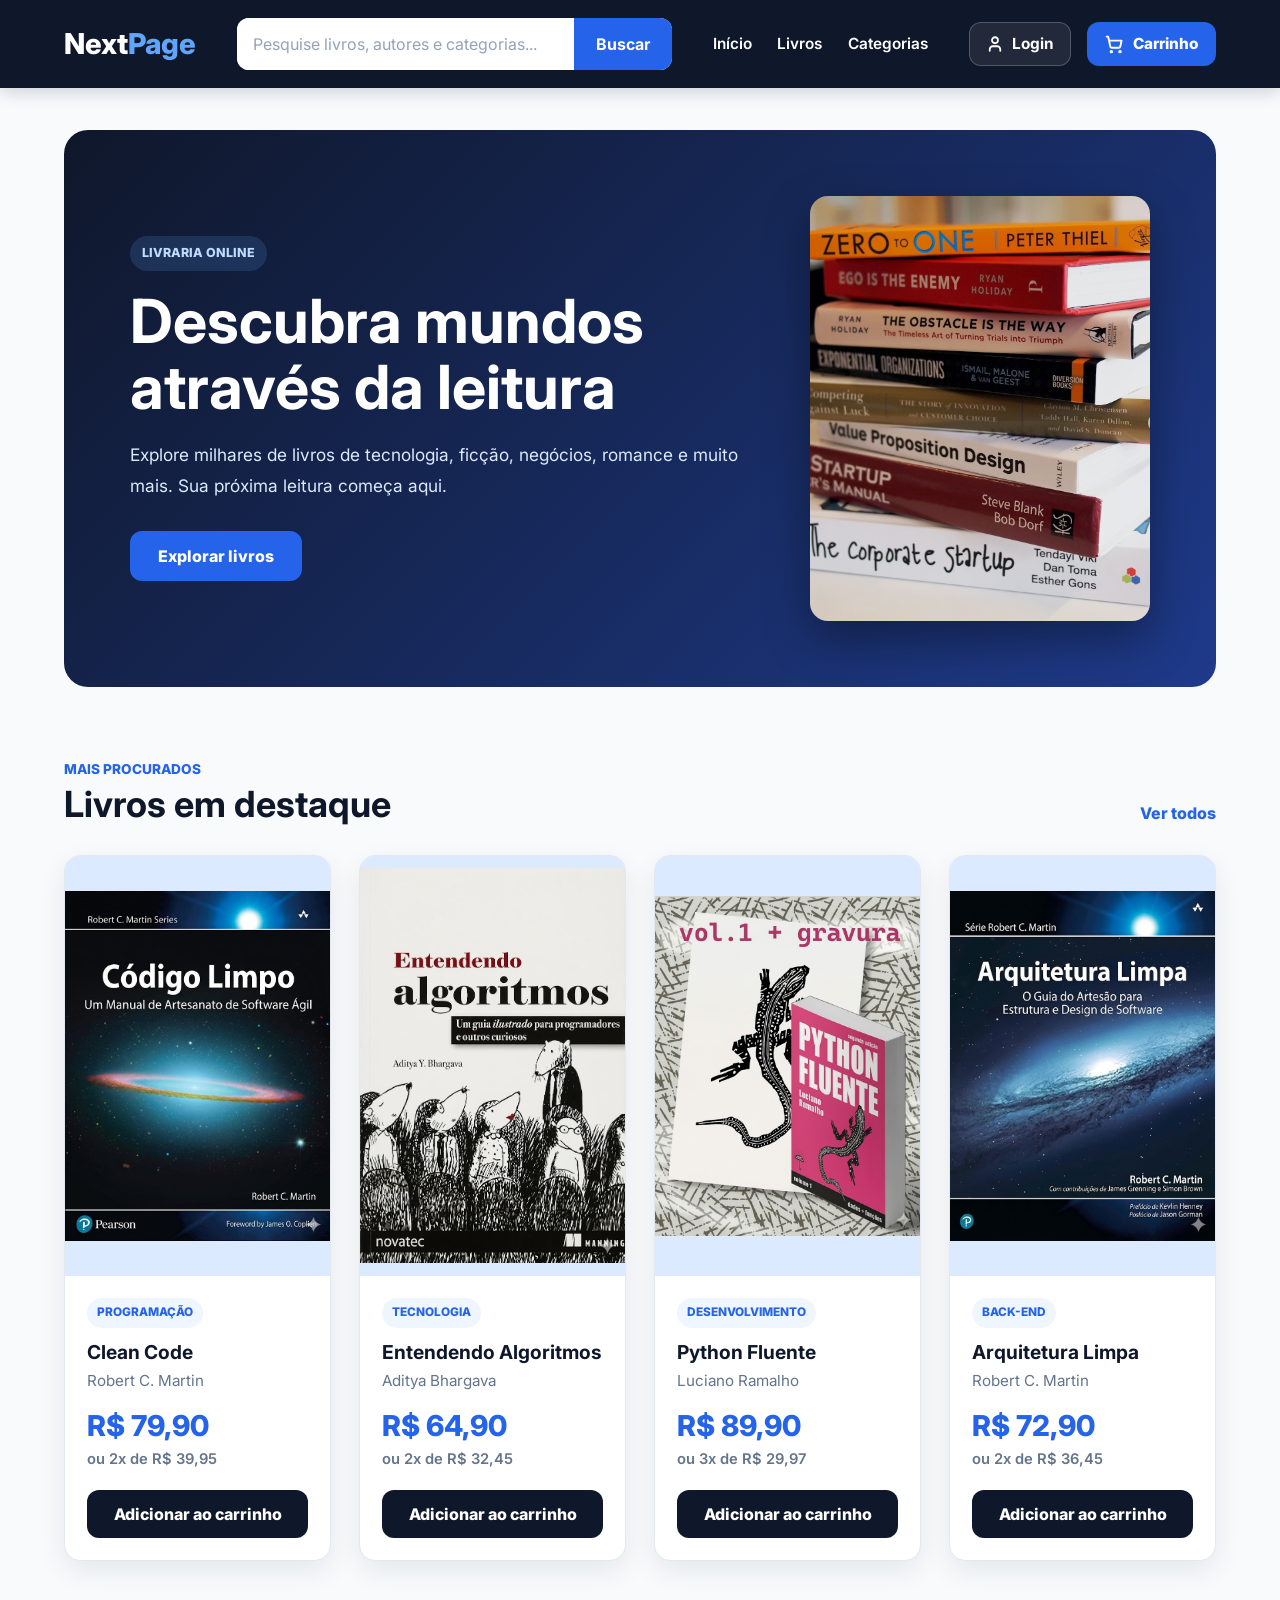
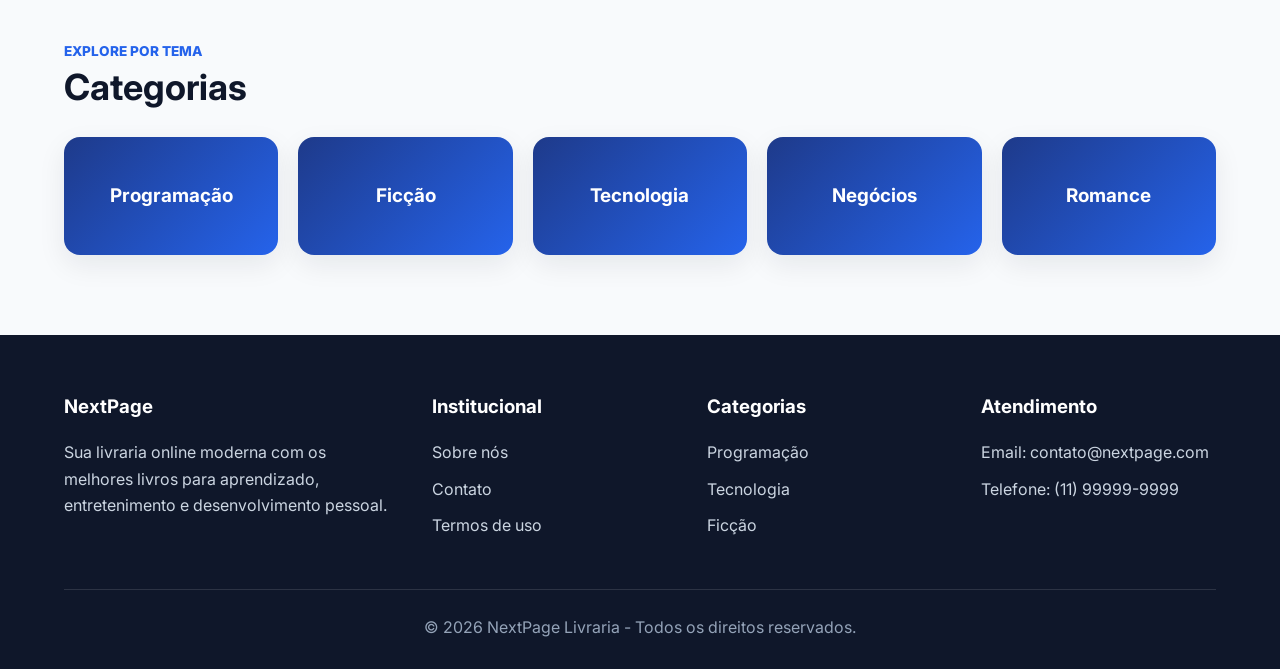
<file: LivrariaPIM/wwwroot/pages/index.html>
<!DOCTYPE html>
<html lang="pt-BR">
<head>
  <meta charset="UTF-8">
  <meta name="viewport" content="width=device-width, initial-scale=1.0">
  <title>NextPage Livraria</title>

  <link rel="preconnect" href="https://fonts.googleapis.com">
  <link rel="preconnect" href="https://fonts.gstatic.com" crossorigin>
  <link href="https://fonts.googleapis.com/css2?family=Inter:wght@300;400;500;600;700;800&display=swap" rel="stylesheet">
  <link rel="stylesheet" href="css/style.css">
</head>
<body>
  <header>
    <div class="container barra-navegacao">
      <a class="logo-livraria" href="index.html">
        Next<span>Page</span>
      </a>

      <div class="caixa-pesquisa">
        <input type="search" id="campo-pesquisa" placeholder="Pesquise livros, autores e categorias..." aria-label="Pesquisar livros" autocomplete="off">
        <button type="button" id="btn-pesquisa">Buscar</button>
      </div>

      <button class="btn-hamburguer" id="btn-hamburguer" aria-label="Abrir menu" aria-expanded="false">
        <span></span><span></span><span></span>
      </button>

      <nav class="menu-navegacao" id="menu-navegacao">
        <a href="index.html">Início</a>
        <a href="livros.html">Livros</a>
        <a href="categorias.html">Categorias</a>
      </nav>

      <div class="acoes-navbar">
        <a href="login.html" class="link-login">Login</a>
        <a href="carrinho.html" class="botao-carrinho">Carrinho</a>
      </div>
      
    </div>
  </header>

  <main class="container">
    <section class="banner-principal">
      <div class="texto-banner">
        <span class="etiqueta-banner">Livraria online</span>
        <h1>Descubra mundos através da leitura</h1>

        <p>
          Explore milhares de livros de tecnologia, ficção, negócios, romance e muito mais.
          Sua próxima leitura começa aqui.
        </p>

        <a class="botao-banner" href="livros.html">Explorar livros</a>
      </div>

      <div class="imagem-banner">
        <img src="assets/img/banner.jpg" alt="Livros em destaque na NextPage">
      </div>
    </section>

    <section id="livros">
      <div class="titulo-secao">
        <div>
          <span>Mais procurados</span>
          <h2>Livros em destaque</h2>
        </div>

        <a href="livros.html">Ver todos</a>
      </div>

      <div class="grade-livros">
        <article class="card-livro">
          <img src="assets/img/clean-code.jpg" alt="Capa do livro Clean Code">

          <div class="informacoes-livro">
            <span class="categoria-livro">Programação</span>
            <h3>Clean Code</h3>
            <p>Robert C. Martin</p>

            <div class="area-preco">
              <span class="preco-livro">R$ 79,90</span>
              <span class="parcelamento">ou 2x de R$ 39,95</span>
            </div>

            <button type="button">Adicionar ao carrinho</button>
          </div>
        </article>

        <article class="card-livro">
          <img src="assets/img/algoritmos.jpg" alt="Capa do livro Entendendo Algoritmos">

          <div class="informacoes-livro">
            <span class="categoria-livro">Tecnologia</span>
            <h3>Entendendo Algoritmos</h3>
            <p>Aditya Bhargava</p>

            <div class="area-preco">
              <span class="preco-livro">R$ 64,90</span>
              <span class="parcelamento">ou 2x de R$ 32,45</span>
            </div>

            <button type="button">Adicionar ao carrinho</button>
          </div>
        </article>

        <article class="card-livro">
          <img src="assets/img/python-fluente.jpg" alt="Capa do livro Python Fluente">

          <div class="informacoes-livro">
            <span class="categoria-livro">Desenvolvimento</span>
            <h3>Python Fluente</h3>
            <p>Luciano Ramalho</p>

            <div class="area-preco">
              <span class="preco-livro">R$ 89,90</span>
              <span class="parcelamento">ou 3x de R$ 29,97</span>
            </div>

            <button type="button">Adicionar ao carrinho</button>
          </div>
        </article>

        <article class="card-livro">
          <img src="assets/img/arquitetura-limpa.jpg" alt="Capa do livro Arquitetura Limpa">

          <div class="informacoes-livro">
            <span class="categoria-livro">Back-end</span>
            <h3>Arquitetura Limpa</h3>
            <p>Robert C. Martin</p>

            <div class="area-preco">
              <span class="preco-livro">R$ 72,90</span>
              <span class="parcelamento">ou 2x de R$ 36,45</span>
            </div>

            <button type="button">Adicionar ao carrinho</button>
          </div>
        </article>
      </div>
    </section>

    <section id="categorias">
      <div class="titulo-secao">
        <div>
          <span>Explore por tema</span>
          <h2>Categorias</h2>
        </div>
      </div>

      <div class="lista-categorias">
        <a class="card-categoria" href="categorias.html">
          <h3>Programação</h3>
        </a>

        <a class="card-categoria" href="categorias.html">
          <h3>Ficção</h3>
        </a>

        <a class="card-categoria" href="categorias.html">
          <h3>Tecnologia</h3>
        </a>

        <a class="card-categoria" href="categorias.html">
          <h3>Negócios</h3>
        </a>

        <a class="card-categoria" href="categorias.html">
          <h3>Romance</h3>
        </a>
      </div>
    </section>
  </main>

  <footer>
    <div class="container">
      <div class="conteudo-rodape">
        <div class="coluna-rodape coluna-principal">
          <h3>NextPage</h3>

          <p>
            Sua livraria online moderna com os melhores livros para aprendizado,
            entretenimento e desenvolvimento pessoal.
          </p>
        </div>

        <div class="coluna-rodape">
          <h3>Institucional</h3>
          <a href="sobre.html">Sobre nós</a>
          <a href="contato.html">Contato</a>
          <a href="termos.html">Termos de uso</a>
        </div>

        <div class="coluna-rodape">
          <h3>Categorias</h3>
          <a href="categorias.html">Programação</a>
          <a href="categorias.html">Tecnologia</a>
          <a href="categorias.html">Ficção</a>
        </div>

        <div class="coluna-rodape">
          <h3>Atendimento</h3>
          <p>Email: contato@nextpage.com</p>
          <p>Telefone: (11) 99999-9999</p>
        </div>
      </div>

      <div class="rodape-final">
        © 2026 NextPage Livraria - Todos os direitos reservados.
      </div>
    </div>
  </footer>
  <script src="js/utils.js"></script>
  <script src="js/catalogo.js"></script>
  <script src="js/carrinho.js"></script>
  <script src="js/checkout.js"></script>
  <script src="js/livros.js"></script>
  <script src="js/detalhes.js"></script>
  <script src="js/pesquisa.js"></script>
  <script src="js/auth.js"></script>
  <script src="js/main.js"></script>
</body>
</html>
</file>
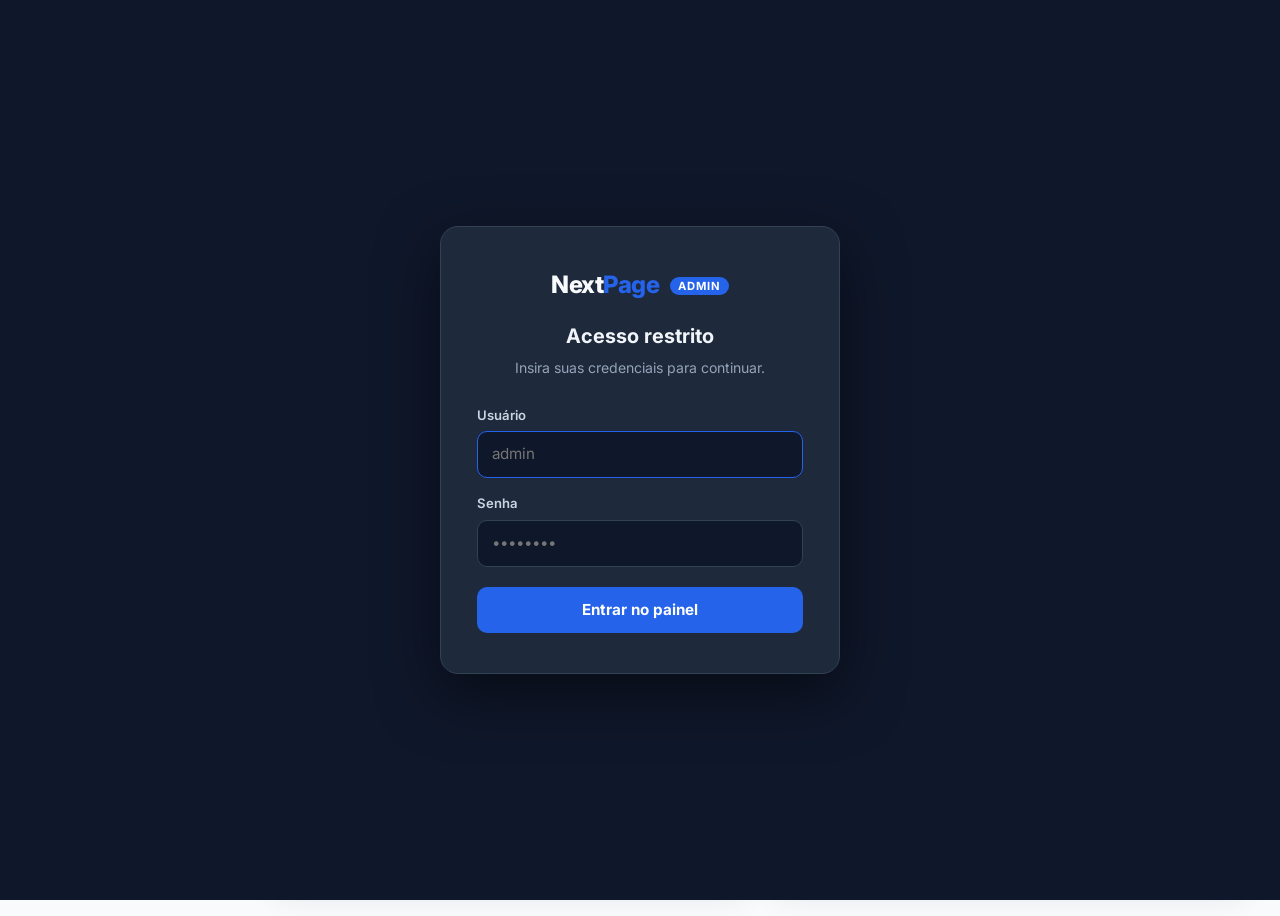
<file: LivrariaPIM/wwwroot/pages/admin.html>
<!DOCTYPE html>
<html lang="pt-BR">
<head>
  <meta charset="UTF-8">
  <meta name="viewport" content="width=device-width, initial-scale=1.0">
  <title>Painel Admin | NextPage</title>

  <link rel="preconnect" href="https://fonts.googleapis.com">
  <link rel="preconnect" href="https://fonts.gstatic.com" crossorigin>
  <link href="https://fonts.googleapis.com/css2?family=Inter:wght@300;400;500;600;700;800&display=swap" rel="stylesheet">
  <link rel="stylesheet" href="css/style.css">
  <link rel="stylesheet" href="css/admin.css">
</head>

<body class="admin-body">

  <!-- ── Sidebar ─────────────────────────────────────────────────── -->
  <aside class="admin-sidebar" id="sidebar">

    <div class="admin-logo">
      <a href="index.html">Next<span>Page</span></a>
      <span class="admin-badge">Admin</span>
    </div>

    <nav class="admin-nav">
      <button class="admin-nav-item ativo" data-secao="dashboard">
        <span class="nav-icone">📊</span>
        <span>Dashboard</span>
      </button>
      <button class="admin-nav-item" data-secao="usuarios">
        <span class="nav-icone">👥</span>
        <span>Usuários</span>
      </button>
      <button class="admin-nav-item" data-secao="pedidos">
        <span class="nav-icone">📦</span>
        <span>Pedidos</span>
      </button>
      <button class="admin-nav-item" data-secao="suporte">
        <span class="nav-icone">🎧</span>
        <span>Suporte</span>
        <span class="nav-badge" id="badge-suporte">3</span>
      </button>
      <button class="admin-nav-item" data-secao="relatorio">
        <span class="nav-icone">📈</span>
        <span>Relatório</span>
      </button>
    </nav>

    <div class="admin-sidebar-footer">
      <div class="admin-user-info">
        <div class="admin-avatar">A</div>
        <div>
          <p class="admin-user-nome">Admin</p>
          <p class="admin-user-role">Administrador</p>
        </div>
      </div>
      <a href="index.html" class="btn-voltar-site">← Voltar ao site</a>
    </div>

  </aside>

  <!-- ── Conteúdo principal ───────────────────────────────────────── -->
  <div class="admin-main">

    <!-- Header do painel -->
    <header class="admin-header">
      <div class="admin-header-esq">
        <button class="btn-menu-mobile" id="btn-menu-mobile" aria-label="Abrir menu">☰</button>
        <div>
          <h1 class="admin-titulo" id="admin-titulo">Dashboard</h1>
          <p class="admin-subtitulo" id="admin-subtitulo">Visão geral da NextPage</p>
        </div>
      </div>
      <div class="admin-header-dir">
        <span class="admin-data" id="admin-data"></span>
      </div>
    </header>

    <!-- ══════════════════════════════════════════════════════════════
         SEÇÃO: DASHBOARD
    ══════════════════════════════════════════════════════════════ -->
    <section class="admin-secao ativa" id="secao-dashboard">

      <!-- KPIs principais -->
      <div class="kpi-grid">
        <div class="kpi-card azul">
          <div class="kpi-icone">👥</div>
          <div class="kpi-info">
            <span class="kpi-label">Usuários cadastrados</span>
            <strong class="kpi-valor" id="kpi-usuarios">0</strong>
            <span class="kpi-delta positivo">↑ 12% este mês</span>
          </div>
        </div>
        <div class="kpi-card verde">
          <div class="kpi-icone">📦</div>
          <div class="kpi-info">
            <span class="kpi-label">Pedidos realizados</span>
            <strong class="kpi-valor" id="kpi-pedidos">0</strong>
            <span class="kpi-delta positivo">↑ 8% este mês</span>
          </div>
        </div>
        <div class="kpi-card roxo">
          <div class="kpi-icone">📚</div>
          <div class="kpi-info">
            <span class="kpi-label">Livros vendidos</span>
            <strong class="kpi-valor" id="kpi-livros">0</strong>
            <span class="kpi-delta positivo">↑ 21% este mês</span>
          </div>
        </div>
        <div class="kpi-card laranja">
          <div class="kpi-icone">💰</div>
          <div class="kpi-info">
            <span class="kpi-label">Receita total</span>
            <strong class="kpi-valor" id="kpi-receita">R$ 0</strong>
            <span class="kpi-delta positivo">↑ 15% este mês</span>
          </div>
        </div>
        <div class="kpi-card vermelho">
          <div class="kpi-icone">🎧</div>
          <div class="kpi-info">
            <span class="kpi-label">Chamados em aberto</span>
            <strong class="kpi-valor" id="kpi-chamados">0</strong>
            <span class="kpi-delta negativo" id="kpi-chamados-delta">aguardando atenção</span>
          </div>
        </div>
        <div class="kpi-card cinza">
          <div class="kpi-icone">⭐</div>
          <div class="kpi-info">
            <span class="kpi-label">Avaliação média</span>
            <strong class="kpi-valor">4.8</strong>
            <span class="kpi-delta positivo">base nos pedidos</span>
          </div>
        </div>
      </div>

      <!-- Linha inferior: livros mais vendidos + atividade recente -->
      <div class="dashboard-grid">

        <div class="admin-card">
          <div class="admin-card-header">
            <h2>📚 Livros mais vendidos</h2>
          </div>
          <ul class="ranking-livros" id="ranking-livros"></ul>
        </div>

        <div class="admin-card">
          <div class="admin-card-header">
            <h2>🕐 Atividade recente</h2>
          </div>
          <ul class="atividade-lista" id="atividade-lista"></ul>
        </div>

      </div>

    </section>

    <!-- ══════════════════════════════════════════════════════════════
         SEÇÃO: USUÁRIOS
    ══════════════════════════════════════════════════════════════ -->
    <section class="admin-secao" id="secao-usuarios">

      <div class="admin-card">
        <div class="admin-card-header">
          <h2>Todos os usuários</h2>
          <div class="header-acoes">
            <input type="search" class="input-busca" id="busca-usuarios" placeholder="Buscar por nome ou e-mail…">
          </div>
        </div>

        <table class="admin-table" id="tabela-usuarios">
          <thead>
            <tr>
              <th>Usuário</th>
              <th>E-mail</th>
              <th>Nível</th>
              <th>Membro desde</th>
              <th>Pedidos</th>
              <th>Status</th>
              <th>Ações</th>
            </tr>
          </thead>
          <tbody id="tbody-usuarios"></tbody>
        </table>

        <div class="tabela-vazia oculto" id="vazio-usuarios">
          Nenhum usuário encontrado.
        </div>
      </div>

    </section>

    <!-- ══════════════════════════════════════════════════════════════
         SEÇÃO: PEDIDOS
    ══════════════════════════════════════════════════════════════ -->
    <section class="admin-secao" id="secao-pedidos">

      <div class="admin-card">
        <div class="admin-card-header">
          <h2>Todos os pedidos</h2>
          <div class="header-acoes">
            <select class="input-busca" id="filtro-status-pedido">
              <option value="todos">Todos os status</option>
              <option value="entregue">Entregue</option>
              <option value="enviado">Enviado</option>
              <option value="processando">Processando</option>
              <option value="cancelado">Cancelado</option>
            </select>
          </div>
        </div>

        <table class="admin-table" id="tabela-pedidos">
          <thead>
            <tr>
              <th>Pedido</th>
              <th>Cliente</th>
              <th>Livros</th>
              <th>Total</th>
              <th>Data</th>
              <th>Status</th>
            </tr>
          </thead>
          <tbody id="tbody-pedidos"></tbody>
        </table>
      </div>

    </section>

    <!-- ══════════════════════════════════════════════════════════════
         SEÇÃO: SUPORTE
    ══════════════════════════════════════════════════════════════ -->
    <section class="admin-secao" id="secao-suporte">

      <!-- KPIs do suporte -->
      <div class="kpi-grid kpi-grid-3">
        <div class="kpi-card vermelho">
          <div class="kpi-icone">🔴</div>
          <div class="kpi-info">
            <span class="kpi-label">Em aberto</span>
            <strong class="kpi-valor" id="suporte-aberto">0</strong>
          </div>
        </div>
        <div class="kpi-card laranja">
          <div class="kpi-icone">🟡</div>
          <div class="kpi-info">
            <span class="kpi-label">Em andamento</span>
            <strong class="kpi-valor" id="suporte-andamento">0</strong>
          </div>
        </div>
        <div class="kpi-card verde">
          <div class="kpi-icone">🟢</div>
          <div class="kpi-info">
            <span class="kpi-label">Resolvidos</span>
            <strong class="kpi-valor" id="suporte-resolvido">0</strong>
          </div>
        </div>
      </div>

      <div class="admin-card">
        <div class="admin-card-header">
          <h2>Chamados de suporte</h2>
          <div class="header-acoes">
            <select class="input-busca" id="filtro-suporte">
              <option value="todos">Todos</option>
              <option value="aberto">Em aberto</option>
              <option value="andamento">Em andamento</option>
              <option value="resolvido">Resolvido</option>
            </select>
          </div>
        </div>

        <div class="chamados-lista" id="chamados-lista"></div>
      </div>

    </section>

    <!-- ══════════════════════════════════════════════════════════════
         SEÇÃO: RELATÓRIO
    ══════════════════════════════════════════════════════════════ -->
    <section class="admin-secao" id="secao-relatorio">

      <!-- Resumo executivo -->
      <div class="relatorio-resumo">
        <div class="resumo-header">
          <div>
            <h2>Relatório Geral</h2>
            <p>Dados consolidados da plataforma NextPage</p>
          </div>
          <button class="btn-exportar" id="btn-exportar">⬇ Exportar CSV</button>
        </div>
      </div>

      <div class="relatorio-grid">

        <!-- Vendas por categoria -->
        <div class="admin-card">
          <div class="admin-card-header"><h2>📂 Vendas por categoria</h2></div>
          <ul class="categoria-lista" id="relatorio-categorias"></ul>
        </div>

        <!-- Indicadores de suporte -->
        <div class="admin-card">
          <div class="admin-card-header"><h2>🎧 Indicadores de suporte</h2></div>
          <div class="indicadores-suporte" id="indicadores-suporte"></div>
        </div>

        <!-- Tabela resumo mensal -->
        <div class="admin-card card-full">
          <div class="admin-card-header"><h2>📅 Resumo mensal</h2></div>
          <table class="admin-table">
            <thead>
              <tr>
                <th>Mês</th>
                <th>Novos usuários</th>
                <th>Pedidos</th>
                <th>Livros vendidos</th>
                <th>Receita</th>
                <th>Chamados</th>
                <th>Resolvidos</th>
              </tr>
            </thead>
            <tbody id="tbody-relatorio"></tbody>
          </table>
        </div>

      </div>

    </section>

  </div><!-- fim .admin-main -->

  <!-- Modal de detalhe do chamado -->
  <div class="modal-overlay oculto" id="modal-chamado">
    <div class="modal-box">
      <div class="modal-header">
        <h3 id="modal-chamado-titulo">Chamado #000</h3>
        <button class="modal-fechar" id="modal-fechar">✕</button>
      </div>
      <div class="modal-body" id="modal-chamado-body"></div>
      <div class="modal-footer">
        <select class="input-busca" id="modal-status-select">
          <option value="aberto">Em aberto</option>
          <option value="andamento">Em andamento</option>
          <option value="resolvido">Resolvido</option>
        </select>
        <button class="btn-salvar-status" id="btn-salvar-status">Salvar status</button>
      </div>
    </div>
  </div>

  <script src="js/admin-auth.js"></script>
  <script src="js/utils.js"></script>
  <script src="js/catalogo.js"></script>
  <script src="js/carrinho.js"></script>
  <script src="js/auth.js"></script>
  <script src="js/admin.js"></script>
</body>
</html>
</file>
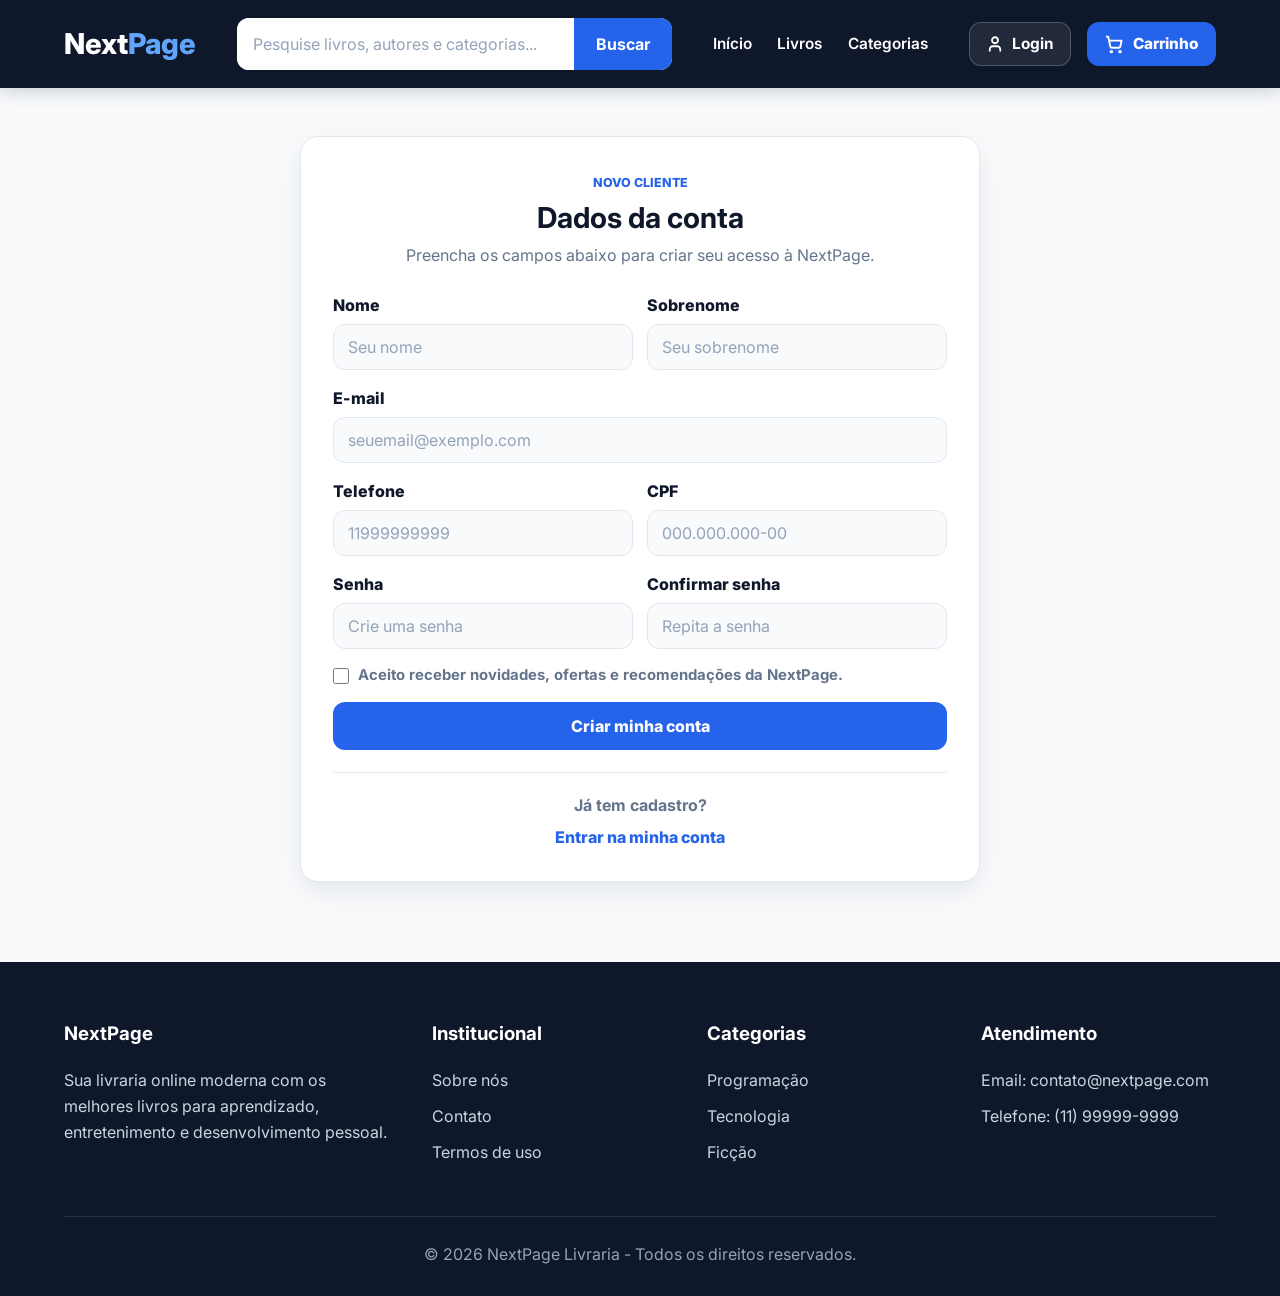
<file: LivrariaPIM/wwwroot/pages/cadastro.html>
<!DOCTYPE html>
<html lang="pt-BR">
<head>
  <meta charset="UTF-8">
  <meta name="viewport" content="width=device-width, initial-scale=1.0">
  <title>Cadastro | NextPage</title>

  <link rel="preconnect" href="https://fonts.googleapis.com">
  <link rel="preconnect" href="https://fonts.gstatic.com" crossorigin>
  <link href="https://fonts.googleapis.com/css2?family=Inter:wght@300;400;500;600;700;800&display=swap" rel="stylesheet">
  <link rel="stylesheet" href="css/style.css">
  <link rel="stylesheet" href="css/login.css">
</head>

<body>

  <header>
    <div class="container barra-navegacao">

      <a class="logo-livraria" href="index.html">
        Next<span>Page</span>
      </a>

      <div class="caixa-pesquisa">
        <input type="search" id="campo-pesquisa" placeholder="Pesquise livros, autores e categorias..." aria-label="Pesquisar livros" autocomplete="off">
        <button type="button" id="btn-pesquisa">Buscar</button>
      </div>

      <button class="btn-hamburguer" id="btn-hamburguer" aria-label="Abrir menu" aria-expanded="false">
        <span></span><span></span><span></span>
      </button>

      <nav class="menu-navegacao" id="menu-navegacao">
        <a href="index.html">Início</a>
        <a href="livros.html">Livros</a>
        <a href="categorias.html">Categorias</a>
      </nav>

      <div class="acoes-navbar">
        <a href="login.html" class="link-login">Login</a>
        <a href="carrinho.html" class="botao-carrinho">Carrinho</a>
      </div>

    </div>
  </header>

  <main class="container pagina-login">

    <section class="layout-acesso layout-simples layout-cadastro-simples">

      <div class="painel-formulario painel-formulario-grande">

        <div class="cabecalho-formulario">
          <span>Novo cliente</span>
          <h2>Dados da conta</h2>
          <p>Preencha os campos abaixo para criar seu acesso à NextPage.</p>
        </div>

        <form class="formulario-acesso">

          <div class="grade-campos">
            <div class="campo-formulario">
              <label for="nome-cadastro">Nome</label>
              <input id="nome-cadastro" type="text" placeholder="Seu nome" required autocomplete="given-name">
            </div>

            <div class="campo-formulario">
              <label for="sobrenome-cadastro">Sobrenome</label>
              <input id="sobrenome-cadastro" type="text" placeholder="Seu sobrenome" required autocomplete="family-name">
            </div>
          </div>

          <div class="campo-formulario">
            <label for="email-cadastro">E-mail</label>
            <input id="email-cadastro" type="email" placeholder="seuemail@exemplo.com" required autocomplete="email" pattern="^[^\s@]+@[^\s@]+\.[^\s@]{2,}$" title="Digite um e-mail válido, como nome@dominio.com">
          </div>

          <div class="grade-campos">
            <div class="campo-formulario">
              <label for="telefone-cadastro">Telefone</label>
              <input id="telefone-cadastro" type="tel" placeholder="11999999999" required autocomplete="tel" inputmode="numeric" minlength="11" maxlength="11" pattern="[0-9]{11}" title="Digite DDD + 9 dígitos do celular, apenas números">
            </div>

            <div class="campo-formulario">
              <label for="cpf-cadastro">CPF</label>
              <input id="cpf-cadastro" type="text" placeholder="000.000.000-00" required inputmode="numeric" minlength="14" maxlength="14" pattern="[0-9]{3}\.[0-9]{3}\.[0-9]{3}-[0-9]{2}" title="Digite um CPF válido no formato 000.000.000-00">
            </div>
          </div>

          <div class="grade-campos">
            <div class="campo-formulario">
              <label for="senha-cadastro">Senha</label>
              <input id="senha-cadastro" type="password" placeholder="Crie uma senha" required autocomplete="new-password" minlength="6">
            </div>

            <div class="campo-formulario">
              <label for="confirmar-senha">Confirmar senha</label>
              <input id="confirmar-senha" type="password" placeholder="Repita a senha" required autocomplete="new-password" minlength="6">
            </div>
          </div>

          <label class="termos-cadastro">
            <input type="checkbox">
            <span>Aceito receber novidades, ofertas e recomendações da NextPage.</span>
          </label>

          <button type="submit">Criar minha conta</button>

        </form>

        <div class="chamada-cadastro">
          <p>Já tem cadastro?</p>
          <a href="login.html">Entrar na minha conta</a>
        </div>

      </div>

    </section>

  </main>

  <footer>
    <div class="container">

      <div class="conteudo-rodape">

        <div class="coluna-rodape coluna-principal">
          <h3>NextPage</h3>
          <p>
            Sua livraria online moderna com os melhores livros para aprendizado,
            entretenimento e desenvolvimento pessoal.
          </p>
        </div>

        <div class="coluna-rodape">
          <h3>Institucional</h3>
          <a href="sobre.html">Sobre nós</a>
          <a href="contato.html">Contato</a>
          <a href="termos.html">Termos de uso</a>
        </div>

        <div class="coluna-rodape">
          <h3>Categorias</h3>
          <a href="categorias.html">Programação</a>
          <a href="categorias.html">Tecnologia</a>
          <a href="categorias.html">Ficção</a>
        </div>

        <div class="coluna-rodape">
          <h3>Atendimento</h3>
          <p>Email: contato@nextpage.com</p>
          <p>Telefone: (11) 99999-9999</p>
        </div>

      </div>

      <div class="rodape-final">
        © 2026 NextPage Livraria - Todos os direitos reservados.
      </div>

    </div>
  </footer>
  <script src="js/utils.js"></script>
  <script src="js/catalogo.js"></script>
  <script src="js/carrinho.js"></script>
  <script src="js/checkout.js"></script>
  <script src="js/livros.js"></script>
  <script src="js/detalhes.js"></script>
  <script src="js/pesquisa.js"></script>
  <script src="js/auth.js"></script>
  <script src="js/login-page.js"></script>
  <script src="js/main.js"></script>

</body>
</html>
</file>
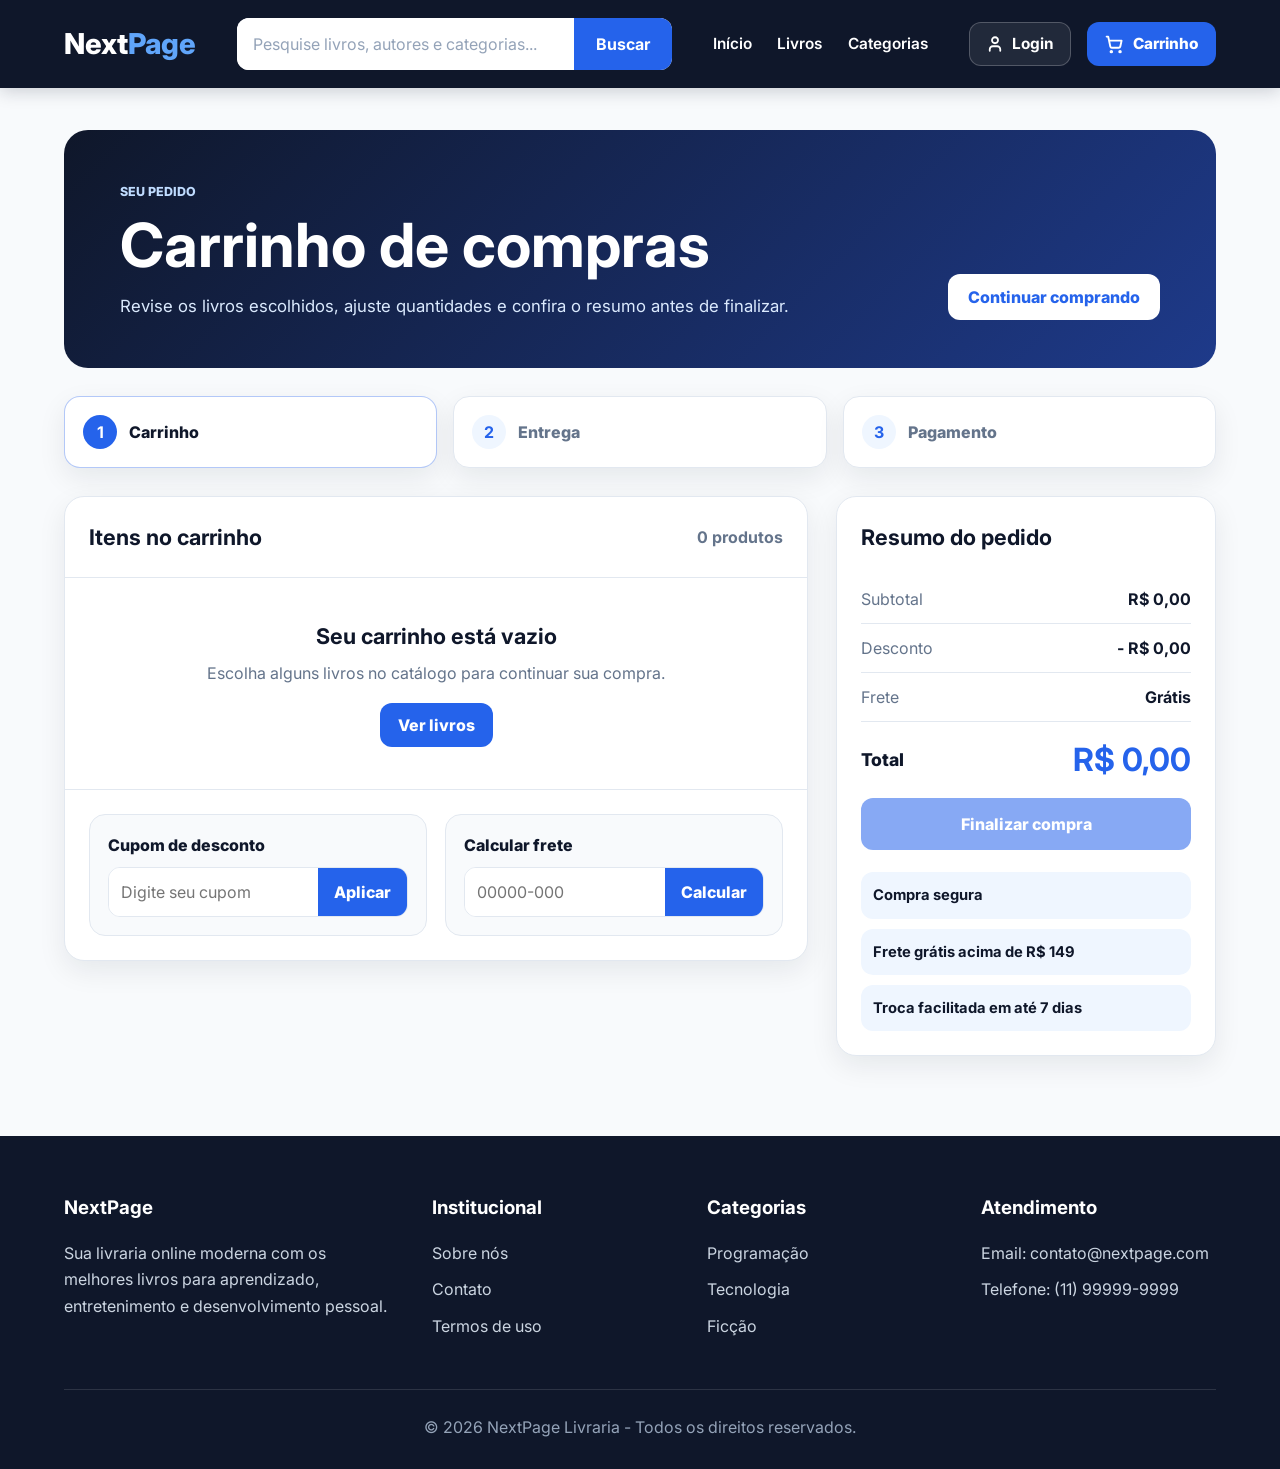
<file: LivrariaPIM/wwwroot/pages/carrinho.html>
<!DOCTYPE html>
<html lang="pt-BR">
<head>
  <meta charset="UTF-8">
  <meta name="viewport" content="width=device-width, initial-scale=1.0">
  <title>Carrinho | NextPage</title>

  <link rel="preconnect" href="https://fonts.googleapis.com">
  <link rel="preconnect" href="https://fonts.gstatic.com" crossorigin>
  <link href="https://fonts.googleapis.com/css2?family=Inter:wght@300;400;500;600;700;800&display=swap" rel="stylesheet">
  <link rel="stylesheet" href="css/style.css">
  <link rel="stylesheet" href="css/carrinho.css">
</head>
<body>
  <header>
    <div class="container barra-navegacao">
      <a class="logo-livraria" href="index.html">
        Next<span>Page</span>
      </a>

      <div class="caixa-pesquisa">
        <input type="search" id="campo-pesquisa" placeholder="Pesquise livros, autores e categorias..." aria-label="Pesquisar livros" autocomplete="off">
        <button type="button" id="btn-pesquisa">Buscar</button>
      </div>

      <button class="btn-hamburguer" id="btn-hamburguer" aria-label="Abrir menu" aria-expanded="false">
        <span></span><span></span><span></span>
      </button>

      <nav class="menu-navegacao" id="menu-navegacao">
        <a href="index.html">Início</a>
        <a href="livros.html">Livros</a>
        <a href="categorias.html">Categorias</a>
      </nav>

      <div class="acoes-navbar">
        <a href="login.html" class="link-login">Login</a>
        <a href="carrinho.html" class="botao-carrinho">Carrinho</a>
      </div>
    </div>
  </header>

  <main class="container pagina-carrinho">
    <section class="topo-carrinho">
      <div>
        <span>Seu pedido</span>
        <h1>Carrinho de compras</h1>
        <p>Revise os livros escolhidos, ajuste quantidades e confira o resumo antes de finalizar.</p>
      </div>

      <a href="livros.html">Continuar comprando</a>
    </section>

    <section class="etapas-compra" aria-label="Etapas da compra">
      <div class="etapa ativa">
        <strong>1</strong>
        <span>Carrinho</span>
      </div>

      <div class="etapa">
        <strong>2</strong>
        <span>Entrega</span>
      </div>

      <div class="etapa">
        <strong>3</strong>
        <span>Pagamento</span>
      </div>
    </section>

    <section class="layout-carrinho">
      <div class="lista-carrinho">
        <div class="cabecalho-lista">
          <h2>Itens no carrinho</h2>
          <span>3 produtos</span>
        </div>

        <article class="item-carrinho">
          <a class="imagem-item" href="livro.html">
            <img src="assets/img/clean-code.jpg" alt="Capa do livro Clean Code">
          </a>

          <div class="dados-item">
            <span class="categoria-livro">Programação</span>
            <a href="livro.html">
              <h3>Clean Code</h3>
            </a>
            <p>Robert C. Martin</p>
            <strong>Em estoque</strong>
          </div>

          <div class="controle-quantidade" aria-label="Quantidade de Clean Code">
            <button type="button" aria-label="Diminuir quantidade">-</button>
            <span>1</span>
            <button type="button" aria-label="Aumentar quantidade">+</button>
          </div>

          <div class="preco-item">
            <strong>R$ 79,90</strong>
            <button type="button">Remover</button>
          </div>
        </article>

        <article class="item-carrinho">
          <a class="imagem-item" href="livros.html">
            <img src="assets/img/python-fluente.jpg" alt="Capa do livro Python Fluente">
          </a>

          <div class="dados-item">
            <span class="categoria-livro">Python</span>
            <a href="livros.html">
              <h3>Python Fluente</h3>
            </a>
            <p>Luciano Ramalho</p>
            <strong>Em estoque</strong>
          </div>

          <div class="controle-quantidade" aria-label="Quantidade de Python Fluente">
            <button type="button" aria-label="Diminuir quantidade">-</button>
            <span>1</span>
            <button type="button" aria-label="Aumentar quantidade">+</button>
          </div>

          <div class="preco-item">
            <strong>R$ 89,90</strong>
            <button type="button">Remover</button>
          </div>
        </article>

        <article class="item-carrinho">
          <a class="imagem-item" href="livros.html">
            <img src="assets/img/algoritmos.jpg" alt="Capa do livro Entendendo Algoritmos">
          </a>

          <div class="dados-item">
            <span class="categoria-livro">Tecnologia</span>
            <a href="livros.html">
              <h3>Entendendo Algoritmos</h3>
            </a>
            <p>Aditya Bhargava</p>
            <strong>Em estoque</strong>
          </div>

          <div class="controle-quantidade" aria-label="Quantidade de Entendendo Algoritmos">
            <button type="button" aria-label="Diminuir quantidade">-</button>
            <span>1</span>
            <button type="button" aria-label="Aumentar quantidade">+</button>
          </div>

          <div class="preco-item">
            <strong>R$ 64,90</strong>
            <button type="button">Remover</button>
          </div>
        </article>

        <div class="opcoes-carrinho">
          <form class="caixa-cupom">
            <label for="cupom">Cupom de desconto</label>
            <div>
              <input id="cupom" type="text" placeholder="Digite seu cupom">
              <button type="submit">Aplicar</button>
            </div>
          </form>

          <form class="caixa-frete">
            <label for="cep">Calcular frete</label>
            <div>
              <input id="cep" type="text" placeholder="00000-000">
              <button type="submit">Calcular</button>
            </div>
          </form>
        </div>
      </div>

      <aside class="resumo-pedido">
        <h2>Resumo do pedido</h2>

        <div class="linha-resumo">
          <span>Subtotal</span>
          <strong>R$ 234,70</strong>
        </div>

        <div class="linha-resumo">
          <span>Desconto</span>
          <strong>- R$ 0,00</strong>
        </div>

        <div class="linha-resumo">
          <span>Frete</span>
          <strong>R$ 12,90</strong>
        </div>

        <div class="linha-total">
          <span>Total</span>
          <strong>R$ 247,60</strong>
        </div>

         <a class="botao-finalizar" href="checkout.html">Finalizar compra</a>

        <div class="selos-compra">
          <p>Compra segura</p>
          <p>Frete grátis acima de R$ 149</p>
          <p>Troca facilitada em até 7 dias</p>
        </div>
      </aside>
    </section>
  </main>

  <footer>
    <div class="container">
      <div class="conteudo-rodape">
        <div class="coluna-rodape coluna-principal">
          <h3>NextPage</h3>
          <p>
            Sua livraria online moderna com os melhores livros para aprendizado,
            entretenimento e desenvolvimento pessoal.
          </p>
        </div>

        <div class="coluna-rodape">
          <h3>Institucional</h3>
          <a href="sobre.html">Sobre nós</a>
          <a href="contato.html">Contato</a>
          <a href="termos.html">Termos de uso</a>
        </div>

        <div class="coluna-rodape">
          <h3>Categorias</h3>
          <a href="categorias.html">Programação</a>
          <a href="categorias.html">Tecnologia</a>
          <a href="categorias.html">Ficção</a>
        </div>

        <div class="coluna-rodape">
          <h3>Atendimento</h3>
          <p>Email: contato@nextpage.com</p>
          <p>Telefone: (11) 99999-9999</p>
        </div>
      </div>

      <div class="rodape-final">
        © 2026 NextPage Livraria - Todos os direitos reservados.
      </div>
    </div>
  </footer>
  <script src="js/utils.js"></script>
  <script src="js/catalogo.js"></script>
  <script src="js/carrinho.js"></script>
  <script src="js/checkout.js"></script>
  <script src="js/livros.js"></script>
  <script src="js/detalhes.js"></script>
  <script src="js/pesquisa.js"></script>
  <script src="js/auth.js"></script>
  <script src="js/main.js"></script>
  
</body>
</html>
</file>
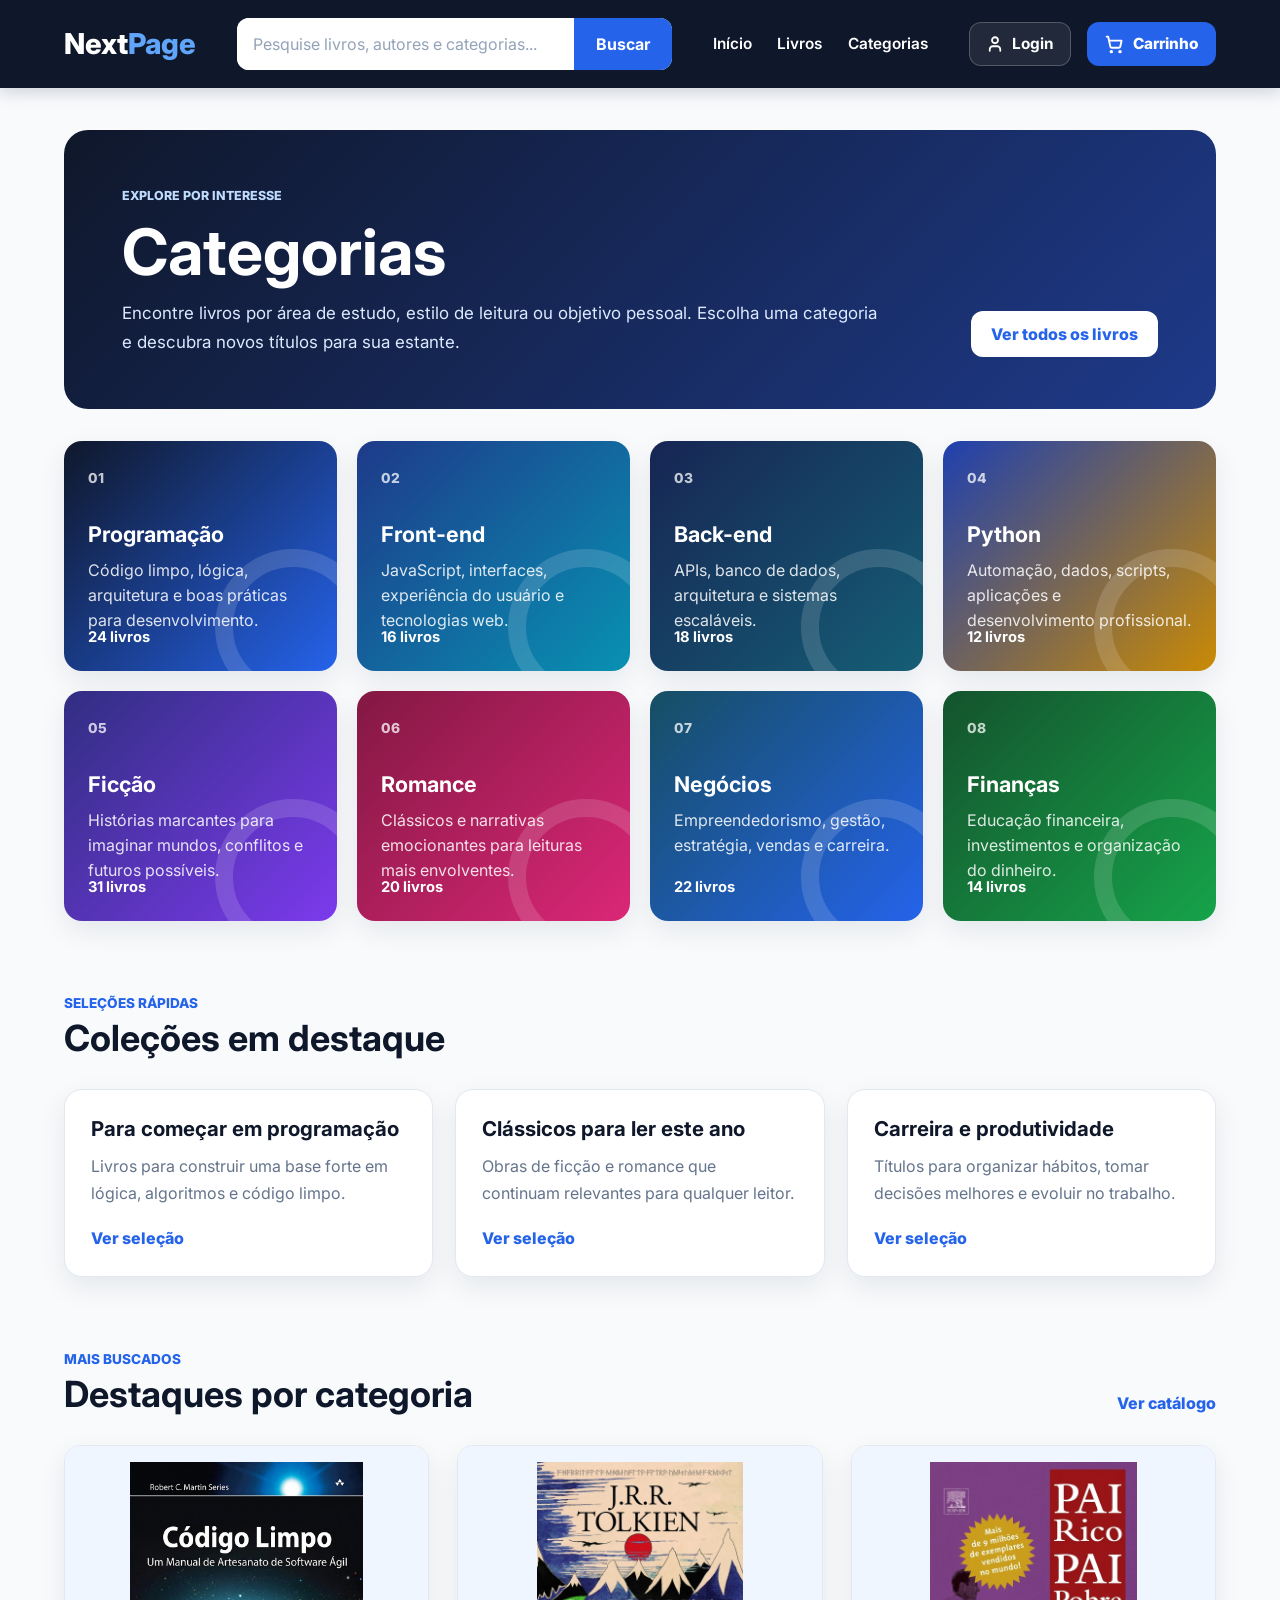
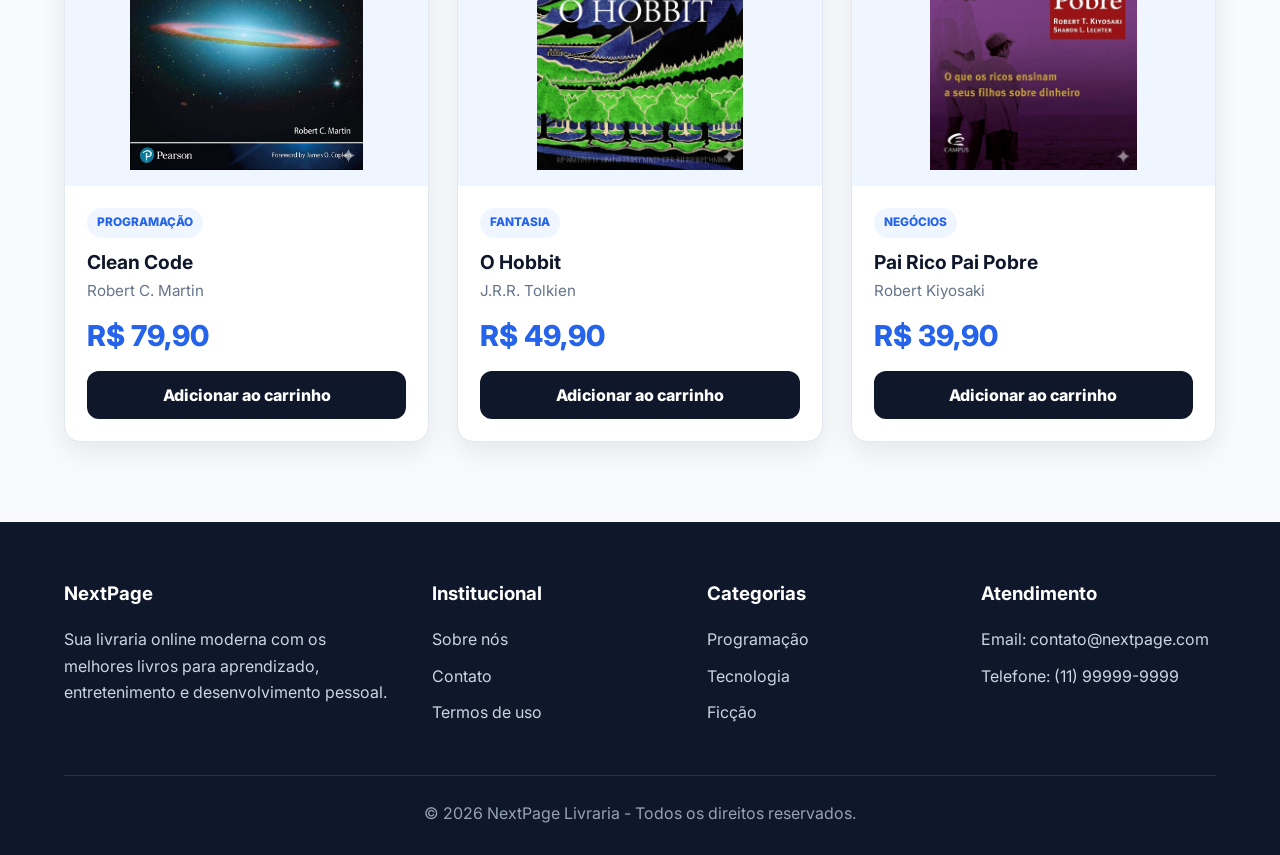
<file: LivrariaPIM/wwwroot/pages/categorias.html>
<!DOCTYPE html>
<html lang="pt-BR">
<head>
  <meta charset="UTF-8">
  <meta name="viewport" content="width=device-width, initial-scale=1.0">
  <title>Categorias | NextPage</title>

  <link rel="preconnect" href="https://fonts.googleapis.com">
  <link rel="preconnect" href="https://fonts.gstatic.com" crossorigin>
  <link href="https://fonts.googleapis.com/css2?family=Inter:wght@300;400;500;600;700;800&display=swap" rel="stylesheet">
  <link rel="stylesheet" href="css/style.css">
  <link rel="stylesheet" href="css/categorias.css">
</head>
<body>
  <header>
    <div class="container barra-navegacao">
      <a class="logo-livraria" href="index.html">
        Next<span>Page</span>
      </a>

      <div class="caixa-pesquisa">
        <input type="search" id="campo-pesquisa" placeholder="Pesquise livros, autores e categorias..." aria-label="Pesquisar livros" autocomplete="off">
        <button type="button" id="btn-pesquisa">Buscar</button>
      </div>

      <button class="btn-hamburguer" id="btn-hamburguer" aria-label="Abrir menu" aria-expanded="false">
        <span></span><span></span><span></span>
      </button>

      <nav class="menu-navegacao" id="menu-navegacao">
        <a href="index.html">Início</a>
        <a href="livros.html">Livros</a>
        <a href="categorias.html">Categorias</a>
      </nav>

      <div class="acoes-navbar">
        <a href="login.html" class="link-login">Login</a>
        <a href="carrinho.html" class="botao-carrinho">Carrinho</a>
      </div>
    </div>
  </header>

  <main class="container pagina-categorias">
    <section class="topo-categorias">
      <div>
        <span>Explore por interesse</span>
        <h1>Categorias</h1>
        <p>
          Encontre livros por área de estudo, estilo de leitura ou objetivo pessoal.
          Escolha uma categoria e descubra novos títulos para sua estante.
        </p>
      </div>

      <a href="livros.html">Ver todos os livros</a>
    </section>

    <section class="grade-categorias-completa" aria-label="Lista de categorias">
      <a class="categoria-detalhada categoria-programacao" href="livros.html?categoria=programacao">
        <span>01</span>
        <h2>Programação</h2>
        <p>Código limpo, lógica, arquitetura e boas práticas para desenvolvimento.</p>
        <strong>24 livros</strong>
      </a>

      <a class="categoria-detalhada categoria-front" href="livros.html?categoria=frontend">
        <span>02</span>
        <h2>Front-end</h2>
        <p>JavaScript, interfaces, experiência do usuário e tecnologias web.</p>
        <strong>16 livros</strong>
      </a>

      <a class="categoria-detalhada categoria-back" href="livros.html?categoria=backend">
        <span>03</span>
        <h2>Back-end</h2>
        <p>APIs, banco de dados, arquitetura e sistemas escaláveis.</p>
        <strong>18 livros</strong>
      </a>

      <a class="categoria-detalhada categoria-python" href="livros.html?categoria=python">
        <span>04</span>
        <h2>Python</h2>
        <p>Automação, dados, scripts, aplicações e desenvolvimento profissional.</p>
        <strong>12 livros</strong>
      </a>

      <a class="categoria-detalhada categoria-ficcao" href="livros.html?categoria=ficcao">
        <span>05</span>
        <h2>Ficção</h2>
        <p>Histórias marcantes para imaginar mundos, conflitos e futuros possíveis.</p>
        <strong>31 livros</strong>
      </a>

      <a class="categoria-detalhada categoria-romance" href="livros.html?categoria=romance">
        <span>06</span>
        <h2>Romance</h2>
        <p>Clássicos e narrativas emocionantes para leituras mais envolventes.</p>
        <strong>20 livros</strong>
      </a>

      <a class="categoria-detalhada categoria-negocios" href="livros.html?categoria=negocios">
        <span>07</span>
        <h2>Negócios</h2>
        <p>Empreendedorismo, gestão, estratégia, vendas e carreira.</p>
        <strong>22 livros</strong>
      </a>

      <a class="categoria-detalhada categoria-financas" href="livros.html?categoria=financas">
        <span>08</span>
        <h2>Finanças</h2>
        <p>Educação financeira, investimentos e organização do dinheiro.</p>
        <strong>14 livros</strong>
      </a>
    </section>

    <section class="colecoes-categorias">
      <div class="titulo-secao">
        <div>
          <span>Seleções rápidas</span>
          <h2>Coleções em destaque</h2>
        </div>
      </div>

      <div class="grade-colecoes">
        <article class="colecao-card">
          <h3>Para começar em programação</h3>
          <p>Livros para construir uma base forte em lógica, algoritmos e código limpo.</p>
          <a href="livros.html?categoria=programacao">Ver seleção</a>
        </article>

        <article class="colecao-card">
          <h3>Clássicos para ler este ano</h3>
          <p>Obras de ficção e romance que continuam relevantes para qualquer leitor.</p>
          <a href="livros.html?categoria=ficcao">Ver seleção</a>
        </article>

        <article class="colecao-card">
          <h3>Carreira e produtividade</h3>
          <p>Títulos para organizar hábitos, tomar decisões melhores e evoluir no trabalho.</p>
          <a href="livros.html?categoria=produtividade">Ver seleção</a>
        </article>
      </div>
    </section>

    <section class="livros-por-categoria">
      <div class="titulo-secao">
        <div>
          <span>Mais buscados</span>
          <h2>Destaques por categoria</h2>
        </div>

        <a href="livros.html">Ver catálogo</a>
      </div>

      <div class="grade-livros">
        <article class="card-livro">
          <a class="link-livro" href="livro.html">
            <img src="assets/img/clean-code.jpg" alt="Capa do livro Clean Code">
          </a>

          <div class="informacoes-livro">
            <span class="categoria-livro">Programação</span>
            <a class="link-titulo-livro" href="livro.html">
              <h3>Clean Code</h3>
            </a>
            <p>Robert C. Martin</p>
            <div class="area-preco">
              <span class="preco-livro">R$ 79,90</span>
            </div>
            <button type="button">Adicionar ao carrinho</button>
          </div>
        </article>

        <article class="card-livro">
          <img src="assets/img/o-hobbit.png" alt="Capa do livro O Hobbit">

          <div class="informacoes-livro">
            <span class="categoria-livro">Fantasia</span>
            <h3>O Hobbit</h3>
            <p>J.R.R. Tolkien</p>
            <div class="area-preco">
              <span class="preco-livro">R$ 49,90</span>
            </div>
            <button type="button">Adicionar ao carrinho</button>
          </div>
        </article>

        <article class="card-livro">
          <img src="assets/img/pai-rico-pai-pobre.png" alt="Capa do livro Pai Rico Pai Pobre">

          <div class="informacoes-livro">
            <span class="categoria-livro">Negócios</span>
            <h3>Pai Rico Pai Pobre</h3>
            <p>Robert Kiyosaki</p>
            <div class="area-preco">
              <span class="preco-livro">R$ 39,90</span>
            </div>
            <button type="button">Adicionar ao carrinho</button>
          </div>
        </article>
      </div>
    </section>
  </main>

  <footer>
    <div class="container">
      <div class="conteudo-rodape">
        <div class="coluna-rodape coluna-principal">
          <h3>NextPage</h3>
          <p>
            Sua livraria online moderna com os melhores livros para aprendizado,
            entretenimento e desenvolvimento pessoal.
          </p>
        </div>

        <div class="coluna-rodape">
          <h3>Institucional</h3>
          <a href="sobre.html">Sobre nós</a>
          <a href="contato.html">Contato</a>
          <a href="termos.html">Termos de uso</a>
        </div>

        <div class="coluna-rodape">
          <h3>Categorias</h3>
          <a href="categorias.html">Programação</a>
          <a href="categorias.html">Tecnologia</a>
          <a href="categorias.html">Ficção</a>
        </div>

        <div class="coluna-rodape">
          <h3>Atendimento</h3>
          <p>Email: contato@nextpage.com</p>
          <p>Telefone: (11) 99999-9999</p>
        </div>
      </div>

      <div class="rodape-final">
        © 2026 NextPage Livraria - Todos os direitos reservados.
      </div>
    </div>
  </footer>
  <script src="js/utils.js"></script>
  <script src="js/catalogo.js"></script>
  <script src="js/carrinho.js"></script>
  <script src="js/checkout.js"></script>
  <script src="js/livros.js"></script>
  <script src="js/detalhes.js"></script>
  <script src="js/pesquisa.js"></script>
  <script src="js/auth.js"></script>
  <script src="js/main.js"></script>
</body>
</html>
</file>
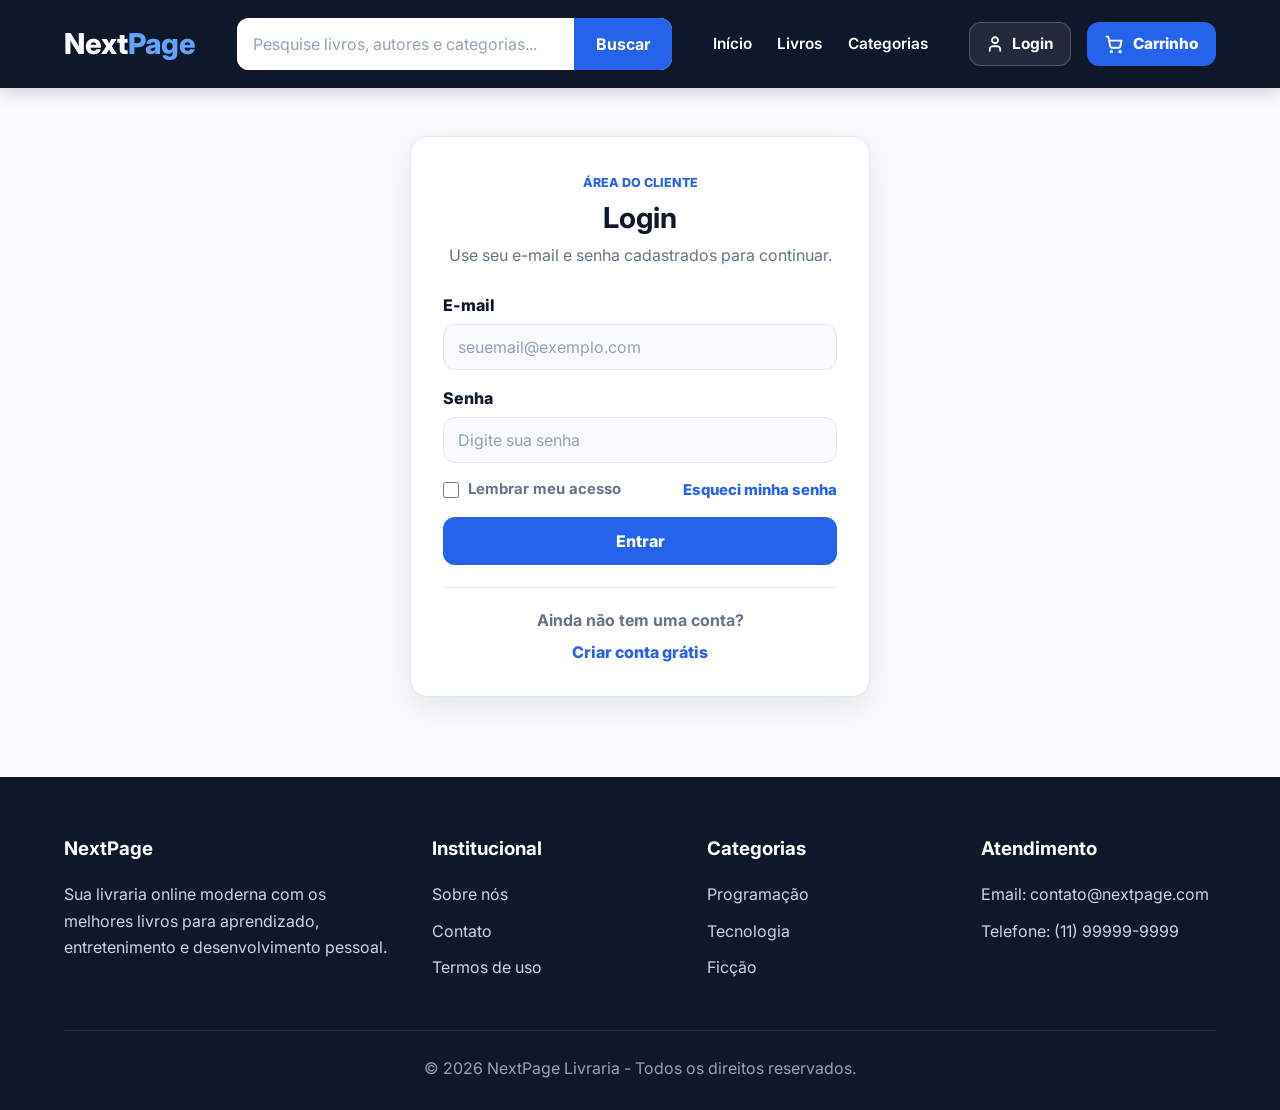
<file: LivrariaPIM/wwwroot/pages/checkout.html>
<!DOCTYPE html>
<html lang="pt-BR">
<head>
  <meta charset="UTF-8">
  <meta name="viewport" content="width=device-width, initial-scale=1.0">
  <title>Checkout | NextPage</title>

  <link rel="preconnect" href="https://fonts.googleapis.com">
  <link rel="preconnect" href="https://fonts.gstatic.com" crossorigin>
  <link href="https://fonts.googleapis.com/css2?family=Inter:wght@300;400;500;600;700;800&display=swap" rel="stylesheet">
  <link rel="stylesheet" href="css/style.css">
  <link rel="stylesheet" href="css/checkout.css">
</head>
<body>
  <header>
    <div class="container barra-navegacao">
      <a class="logo-livraria" href="index.html">
        Next<span>Page</span>
      </a>

      <div class="caixa-pesquisa">
        <input type="search" id="campo-pesquisa" placeholder="Pesquise livros, autores e categorias..." aria-label="Pesquisar livros" autocomplete="off">
        <button type="button" id="btn-pesquisa">Buscar</button>
      </div>

      <button class="btn-hamburguer" id="btn-hamburguer" aria-label="Abrir menu" aria-expanded="false">
        <span></span><span></span><span></span>
      </button>

      <nav class="menu-navegacao" id="menu-navegacao">
        <a href="index.html">Início</a>
        <a href="livros.html">Livros</a>
        <a href="categorias.html">Categorias</a>
      </nav>

      <div class="acoes-navbar">
        <a href="login.html" class="link-login">Login</a>
        <a href="carrinho.html" class="botao-carrinho">Carrinho</a>
      </div>
    </div>
  </header>

  <main class="container pagina-checkout">
    <section class="topo-checkout">
      <div>
        <span>Finalização</span>
        <h1>Checkout</h1>
        <p>Confirme seus dados, escolha a entrega e finalize seu pedido com segurança.</p>
      </div>

      <a href="carrinho.html">Voltar ao carrinho</a>
    </section>

    <section class="etapas-checkout" aria-label="Etapas da compra">
      <div class="etapa concluida">
        <strong>1</strong>
        <span>Carrinho</span>
      </div>

      <div class="etapa ativa">
        <strong>2</strong>
        <span>Entrega</span>
      </div>

      <div class="etapa">
        <strong>3</strong>
        <span>Pagamento</span>
      </div>
    </section>

    <section class="layout-checkout">
      <div class="formularios-checkout">
        <section class="bloco-checkout">
          <div class="cabecalho-bloco">
            <span>Dados pessoais</span>
            <h2>Quem vai receber?</h2>
          </div>

          <form class="formulario-checkout">
            <div class="grade-campos">
              <div class="campo-formulario">
                <label for="nome">Nome completo</label>
                <input id="nome" type="text" placeholder="Seu nome completo" required autocomplete="name" pattern="[A-Za-zÀ-ÖØ-öø-ÿ\s]+" title="Use apenas letras e espaços">
              </div>

              <div class="campo-formulario">
                <label for="email">E-mail</label>
                <input id="email" type="email" placeholder="seuemail@exemplo.com" required autocomplete="email" pattern="^[^\s@]+@[^\s@]+\.[^\s@]{2,}$" title="Digite um e-mail válido, como nome@dominio.com">
              </div>
            </div>

            <div class="grade-campos">
              <div class="campo-formulario">
                <label for="telefone">Telefone</label>
                <input id="telefone" type="tel" placeholder="11999999999" required autocomplete="tel" inputmode="numeric" minlength="11" maxlength="11" pattern="[0-9]{11}" title="Digite DDD + 9 dígitos do celular, apenas números">
              </div>

              <div class="campo-formulario">
                <label for="cpf">CPF</label>
                <input id="cpf" type="text" placeholder="000.000.000-00" required inputmode="numeric" minlength="14" maxlength="14" pattern="[0-9]{3}\.[0-9]{3}\.[0-9]{3}-[0-9]{2}" title="Digite um CPF válido no formato 000.000.000-00">
              </div>
            </div>
          </form>
        </section>

        <section class="bloco-checkout">
          <div class="cabecalho-bloco">
            <span>Endereço</span>
            <h2>Entrega</h2>
          </div>

          <form class="formulario-checkout">
            <div class="grade-campos grade-endereco">
              <div class="campo-formulario">
                <label for="cep">CEP</label>
                <input id="cep" type="text" placeholder="00000-000" required inputmode="numeric" minlength="9" maxlength="9" pattern="[0-9]{5}-[0-9]{3}" autocomplete="postal-code" title="Digite um CEP válido no formato 00000-000">
              </div>

              <div class="campo-formulario campo-maior">
                <label for="rua">Rua</label>
                <input id="rua" type="text" placeholder="Nome da rua" required autocomplete="address-line1">
              </div>
            </div>

            <div class="grade-campos">
              <div class="campo-formulario">
                <label for="numero">Número</label>
                <input id="numero" type="text" placeholder="123" required autocomplete="address-line2" inputmode="numeric" pattern="[0-9]+" title="Use apenas números">
              </div>

              <div class="campo-formulario">
                <label for="complemento">Complemento</label>
                <input id="complemento" type="text" placeholder="Apartamento, bloco...">
              </div>
            </div>

            <div class="grade-campos">
              <div class="campo-formulario">
                <label for="bairro">Bairro</label>
                <input id="bairro" type="text" placeholder="Seu bairro" required>
              </div>

              <div class="campo-formulario">
                <label for="cidade">Cidade</label>
                <input id="cidade" type="text" placeholder="Sua cidade" required autocomplete="address-level2" pattern="[A-Za-zÀ-ÖØ-öø-ÿ\s]+" title="Use apenas letras e espaços">
              </div>
            </div>
          </form>

          <div class="opcoes-entrega">
            <label class="opcao-entrega ativa">
              <input type="radio" name="entrega" checked>
              <span>
                <strong>Entrega padrão</strong>
                <small>Receba em até 5 dias úteis</small>
              </span>
              <b>R$ 12,90</b>
            </label>

            <label class="opcao-entrega">
              <input type="radio" name="entrega">
              <span>
                <strong>Entrega expressa</strong>
                <small>Receba em até 2 dias úteis</small>
              </span>
              <b>R$ 24,90</b>
            </label>
          </div>
        </section>

        <section class="bloco-checkout">
          <div class="cabecalho-bloco">
            <span>Pagamento</span>
            <h2>Como deseja pagar?</h2>
          </div>

          <div class="metodos-pagamento">
            <label class="metodo-pagamento ativo">
              <input type="radio" name="pagamento" checked>
              <span>Cartão de crédito</span>
            </label>

            <label class="metodo-pagamento">
              <input type="radio" name="pagamento">
              <span>Pix</span>
            </label>

            <label class="metodo-pagamento">
              <input type="radio" name="pagamento">
              <span>Boleto</span>
            </label>
          </div>

          <form class="formulario-checkout">
            <div class="campo-formulario">
              <label for="cartao">Número do cartão</label>
              <input id="cartao" type="text" placeholder="0000 0000 0000 0000" required inputmode="numeric" minlength="13" maxlength="16" pattern="[0-9]{13,16}" autocomplete="cc-number" title="Digite apenas números, com no máximo 16 dígitos">
            </div>

            <div class="grade-campos">
              <div class="campo-formulario">
                <label for="validade">Validade</label>
                <input id="validade" type="text" placeholder="MM/AA" required autocomplete="cc-exp" inputmode="numeric" maxlength="5" pattern="(0[1-9]|1[0-2])/[0-9]{2}" title="Digite uma validade no formato MM/AA">
              </div>

              <div class="campo-formulario">
                <label for="cvv">CVV</label>
                <input id="cvv" type="text" placeholder="123" required inputmode="numeric" minlength="3" maxlength="3" pattern="[0-9]{3}" autocomplete="cc-csc" title="Digite exatamente 3 números">
              </div>
            </div>

            <div class="campo-formulario">
              <label for="titular">Nome impresso no cartão</label>
              <input id="titular" type="text" placeholder="Nome do titular" required autocomplete="cc-name" pattern="[A-Za-zÀ-ÖØ-öø-ÿ\s]+" title="Use apenas letras e espaços">
            </div>
          </form>
        </section>
      </div>

      <aside class="resumo-checkout">
        <h2>Resumo do pedido</h2>

        <div class="item-resumo">
          <img src="assets/img/clean-code.jpg" alt="Capa do livro Clean Code">
          <div>
            <strong>Clean Code</strong>
            <span>1 unidade</span>
          </div>
          <b>R$ 79,90</b>
        </div>

        <div class="item-resumo">
          <img src="assets/img/python-fluente.jpg" alt="Capa do livro Python Fluente">
          <div>
            <strong>Python Fluente</strong>
            <span>1 unidade</span>
          </div>
          <b>R$ 89,90</b>
        </div>

        <div class="item-resumo">
          <img src="assets/img/algoritmos.jpg" alt="Capa do livro Entendendo Algoritmos">
          <div>
            <strong>Entendendo Algoritmos</strong>
            <span>1 unidade</span>
          </div>
          <b>R$ 64,90</b>
        </div>

        <div class="linhas-resumo">
          <div>
            <span>Subtotal</span>
            <strong>R$ 234,70</strong>
          </div>

          <div>
            <span>Frete</span>
            <strong>R$ 12,90</strong>
          </div>

          <div>
            <span>Desconto</span>
            <strong>- R$ 0,00</strong>
          </div>
        </div>

        <div class="total-checkout">
          <span>Total</span>
          <strong>R$ 247,60</strong>
        </div>

        <a class="botao-confirmar-pedido" href="pedido-confirmado.html">Confirmar pedido</a>

        <p class="mensagem-segura">Pagamento protegido e dados criptografados.</p>
      </aside>
    </section>
  </main>

  <footer>
    <div class="container">
      <div class="conteudo-rodape">
        <div class="coluna-rodape coluna-principal">
          <h3>NextPage</h3>
          <p>
            Sua livraria online moderna com os melhores livros para aprendizado,
            entretenimento e desenvolvimento pessoal.
          </p>
        </div>

        <div class="coluna-rodape">
          <h3>Institucional</h3>
          <a href="sobre.html">Sobre nós</a>
          <a href="contato.html">Contato</a>
          <a href="termos.html">Termos de uso</a>
        </div>

        <div class="coluna-rodape">
          <h3>Categorias</h3>
          <a href="categorias.html">Programação</a>
          <a href="categorias.html">Tecnologia</a>
          <a href="categorias.html">Ficção</a>
        </div>

        <div class="coluna-rodape">
          <h3>Atendimento</h3>
          <p>Email: contato@nextpage.com</p>
          <p>Telefone: (11) 99999-9999</p>
        </div>
      </div>

      <div class="rodape-final">
        © 2026 NextPage Livraria - Todos os direitos reservados.
      </div>
    </div>
  </footer>
  <script src="js/utils.js"></script>
  <script src="js/catalogo.js"></script>
  <script src="js/carrinho.js"></script>
  <script src="js/checkout.js"></script>
  <script src="js/livros.js"></script>
  <script src="js/detalhes.js"></script>
  <script src="js/pesquisa.js"></script>
  <script src="js/auth.js"></script>
  <script>document.addEventListener("DOMContentLoaded", function() { if (!estaLogado()) { window.location.href = "login.html?redirect=" + encodeURIComponent(window.location.pathname.split("/").pop()); } });</script>
  <script src="js/main.js"></script>
</body>
</html>
</file>
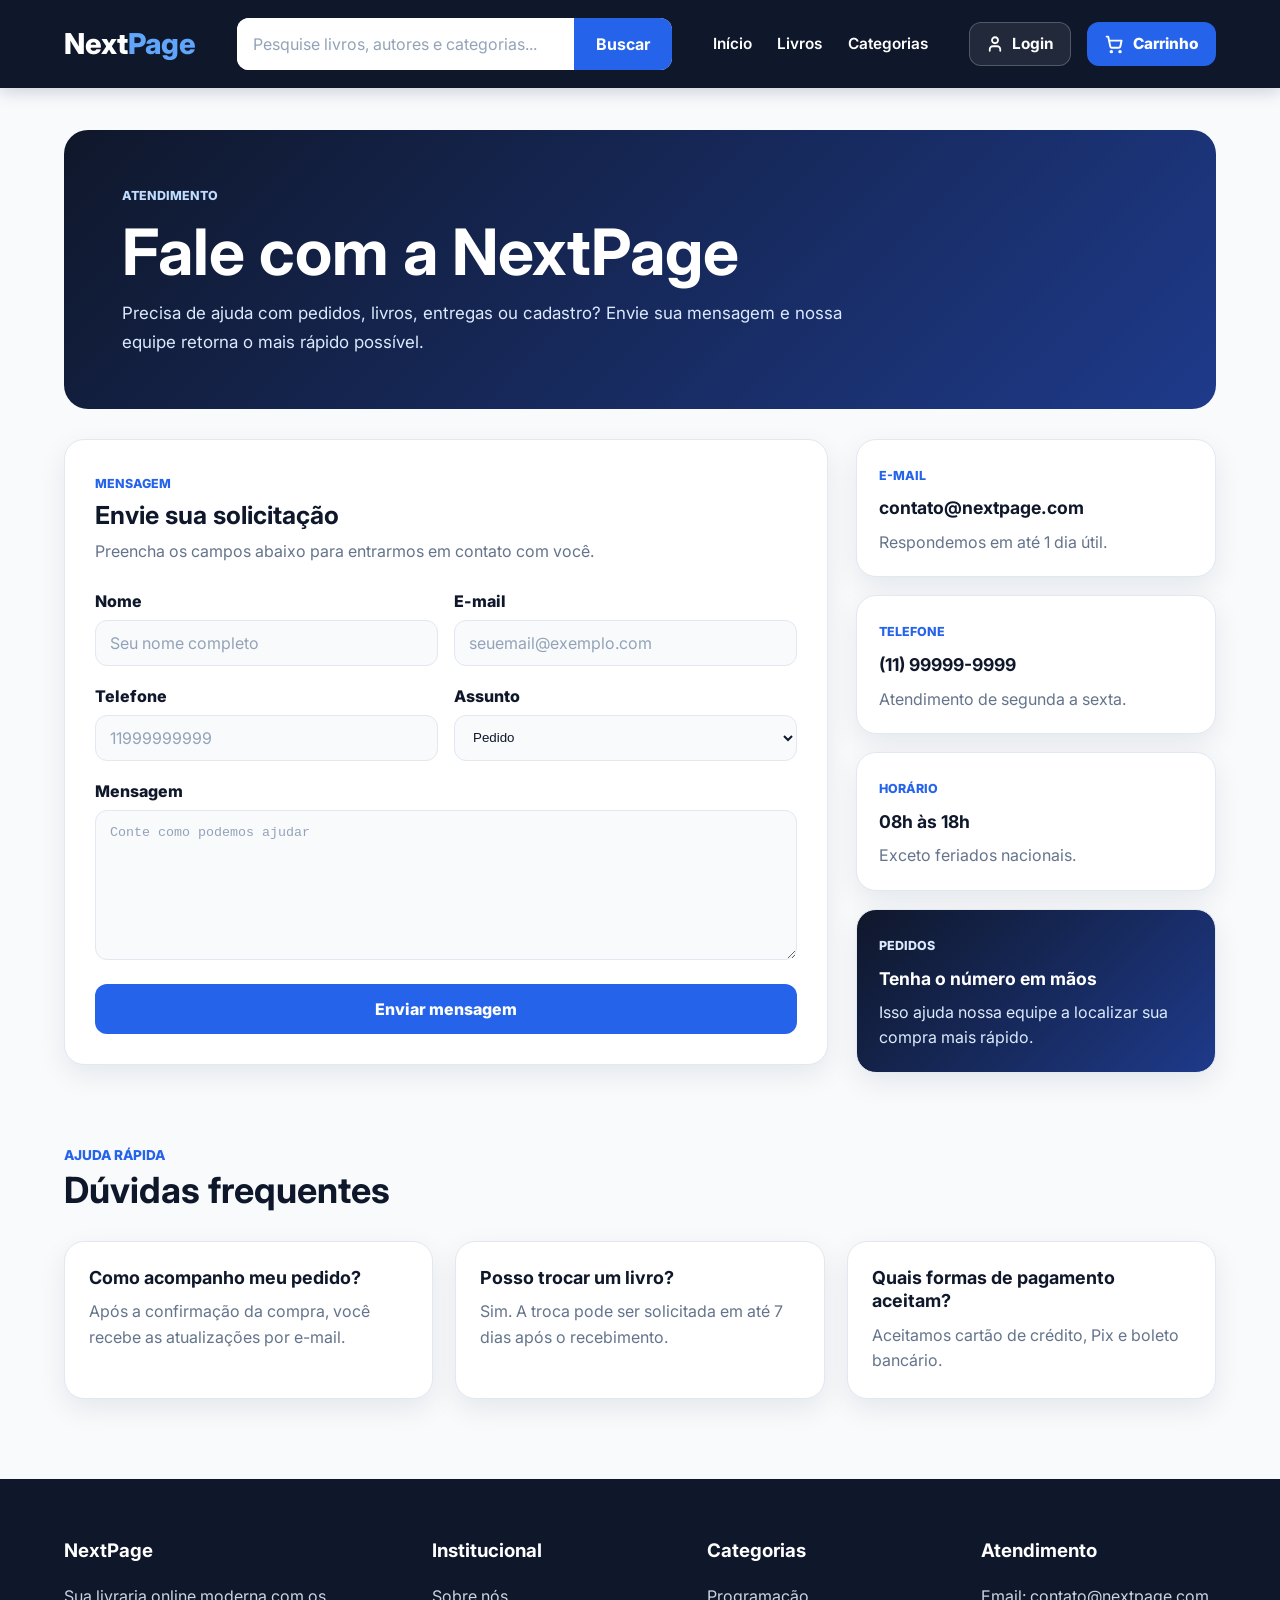
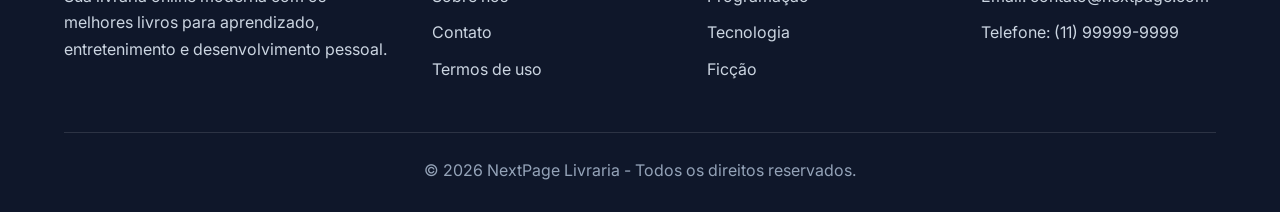
<file: LivrariaPIM/wwwroot/pages/contato.html>
<!DOCTYPE html>
<html lang="pt-BR">
<head>
  <meta charset="UTF-8">
  <meta name="viewport" content="width=device-width, initial-scale=1.0">
  <title>Contato | NextPage</title>

  <link rel="preconnect" href="https://fonts.googleapis.com">
  <link rel="preconnect" href="https://fonts.gstatic.com" crossorigin>
  <link href="https://fonts.googleapis.com/css2?family=Inter:wght@300;400;500;600;700;800&display=swap" rel="stylesheet">
  <link rel="stylesheet" href="css/style.css">
  <link rel="stylesheet" href="css/contato.css">
</head>
<body>
  <header>
    <div class="container barra-navegacao">
      <a class="logo-livraria" href="index.html">
        Next<span>Page</span>
      </a>

      <div class="caixa-pesquisa">
        <input type="search" id="campo-pesquisa" placeholder="Pesquise livros, autores e categorias..." aria-label="Pesquisar livros" autocomplete="off">
        <button type="button" id="btn-pesquisa">Buscar</button>
      </div>

      <button class="btn-hamburguer" id="btn-hamburguer" aria-label="Abrir menu" aria-expanded="false">
        <span></span><span></span><span></span>
      </button>

      <nav class="menu-navegacao" id="menu-navegacao">
        <a href="index.html">Início</a>
        <a href="livros.html">Livros</a>
        <a href="categorias.html">Categorias</a>
      </nav>

      <div class="acoes-navbar">
        <a href="login.html" class="link-login">Login</a>
        <a href="carrinho.html" class="botao-carrinho">Carrinho</a>
      </div>
    </div>
  </header>

  <main class="container pagina-contato">
    <section class="topo-contato">
      <div>
        <span>Atendimento</span>
        <h1>Fale com a NextPage</h1>
        <p>
          Precisa de ajuda com pedidos, livros, entregas ou cadastro?
          Envie sua mensagem e nossa equipe retorna o mais rápido possível.
        </p>
      </div>
    </section>

    <section class="layout-contato">
      <div class="painel-contato">
        <div class="cabecalho-contato">
          <span>Mensagem</span>
          <h2>Envie sua solicitação</h2>
          <p>Preencha os campos abaixo para entrarmos em contato com você.</p>
        </div>

        <form class="formulario-contato">
          <div class="grade-campos-contato">
            <div class="campo-contato">
              <label for="nome">Nome</label>
              <input id="nome" type="text" placeholder="Seu nome completo" required autocomplete="name">
            </div>

            <div class="campo-contato">
              <label for="email">E-mail</label>
              <input id="email" type="email" placeholder="seuemail@exemplo.com" required autocomplete="email" pattern="^[^\s@]+@[^\s@]+\.[^\s@]{2,}$" title="Digite um e-mail válido, como nome@dominio.com">
            </div>
          </div>

          <div class="grade-campos-contato">
            <div class="campo-contato">
              <label for="telefone">Telefone</label>
              <input id="telefone" type="tel" placeholder="11999999999" autocomplete="tel" inputmode="numeric" minlength="11" maxlength="11" pattern="[0-9]{11}" title="Digite DDD + 9 dígitos do celular, apenas números">
            </div>

            <div class="campo-contato">
              <label for="assunto">Assunto</label>
              <select id="assunto" required>
                <option>Pedido</option>
                <option>Entrega</option>
                <option>Pagamento</option>
                <option>Cadastro</option>
                <option>Outros</option>
              </select>
            </div>
          </div>

          <div class="campo-contato">
            <label for="mensagem">Mensagem</label>
            <textarea id="mensagem" rows="6" placeholder="Conte como podemos ajudar" required minlength="10"></textarea>
          </div>

          <button type="submit">Enviar mensagem</button>
        </form>
      </div>

      <aside class="informacoes-contato">
        <div class="cartao-atendimento">
          <span>E-mail</span>
          <strong>contato@nextpage.com</strong>
          <p>Respondemos em até 1 dia útil.</p>
        </div>

        <div class="cartao-atendimento">
          <span>Telefone</span>
          <strong>(11) 99999-9999</strong>
          <p>Atendimento de segunda a sexta.</p>
        </div>

        <div class="cartao-atendimento">
          <span>Horário</span>
          <strong>08h às 18h</strong>
          <p>Exceto feriados nacionais.</p>
        </div>

        <div class="cartao-atendimento destaque">
          <span>Pedidos</span>
          <strong>Tenha o número em mãos</strong>
          <p>Isso ajuda nossa equipe a localizar sua compra mais rápido.</p>
        </div>
      </aside>
    </section>

    <section class="duvidas-contato">
      <div class="titulo-secao">
        <div>
          <span>Ajuda rápida</span>
          <h2>Dúvidas frequentes</h2>
        </div>
      </div>

      <div class="grade-duvidas">
        <article>
          <h3>Como acompanho meu pedido?</h3>
          <p>Após a confirmação da compra, você recebe as atualizações por e-mail.</p>
        </article>

        <article>
          <h3>Posso trocar um livro?</h3>
          <p>Sim. A troca pode ser solicitada em até 7 dias após o recebimento.</p>
        </article>

        <article>
          <h3>Quais formas de pagamento aceitam?</h3>
          <p>Aceitamos cartão de crédito, Pix e boleto bancário.</p>
        </article>
      </div>
    </section>
  </main>

  <footer>
    <div class="container">
      <div class="conteudo-rodape">
        <div class="coluna-rodape coluna-principal">
          <h3>NextPage</h3>
          <p>
            Sua livraria online moderna com os melhores livros para aprendizado,
            entretenimento e desenvolvimento pessoal.
          </p>
        </div>

        <div class="coluna-rodape">
          <h3>Institucional</h3>
          <a href="sobre.html">Sobre nós</a>
          <a href="contato.html">Contato</a>
          <a href="termos.html">Termos de uso</a>
        </div>

        <div class="coluna-rodape">
          <h3>Categorias</h3>
          <a href="categorias.html">Programação</a>
          <a href="categorias.html">Tecnologia</a>
          <a href="categorias.html">Ficção</a>
        </div>

        <div class="coluna-rodape">
          <h3>Atendimento</h3>
          <p>Email: contato@nextpage.com</p>
          <p>Telefone: (11) 99999-9999</p>
        </div>
      </div>

      <div class="rodape-final">
        © 2026 NextPage Livraria - Todos os direitos reservados.
      </div>
    </div>
  </footer>
  <script src="js/utils.js"></script>
  <script src="js/catalogo.js"></script>
  <script src="js/carrinho.js"></script>
  <script src="js/checkout.js"></script>
  <script src="js/livros.js"></script>
  <script src="js/detalhes.js"></script>
  <script src="js/pesquisa.js"></script>
  <script src="js/auth.js"></script>
  <script src="js/main.js"></script>
</body>
</html>
</file>
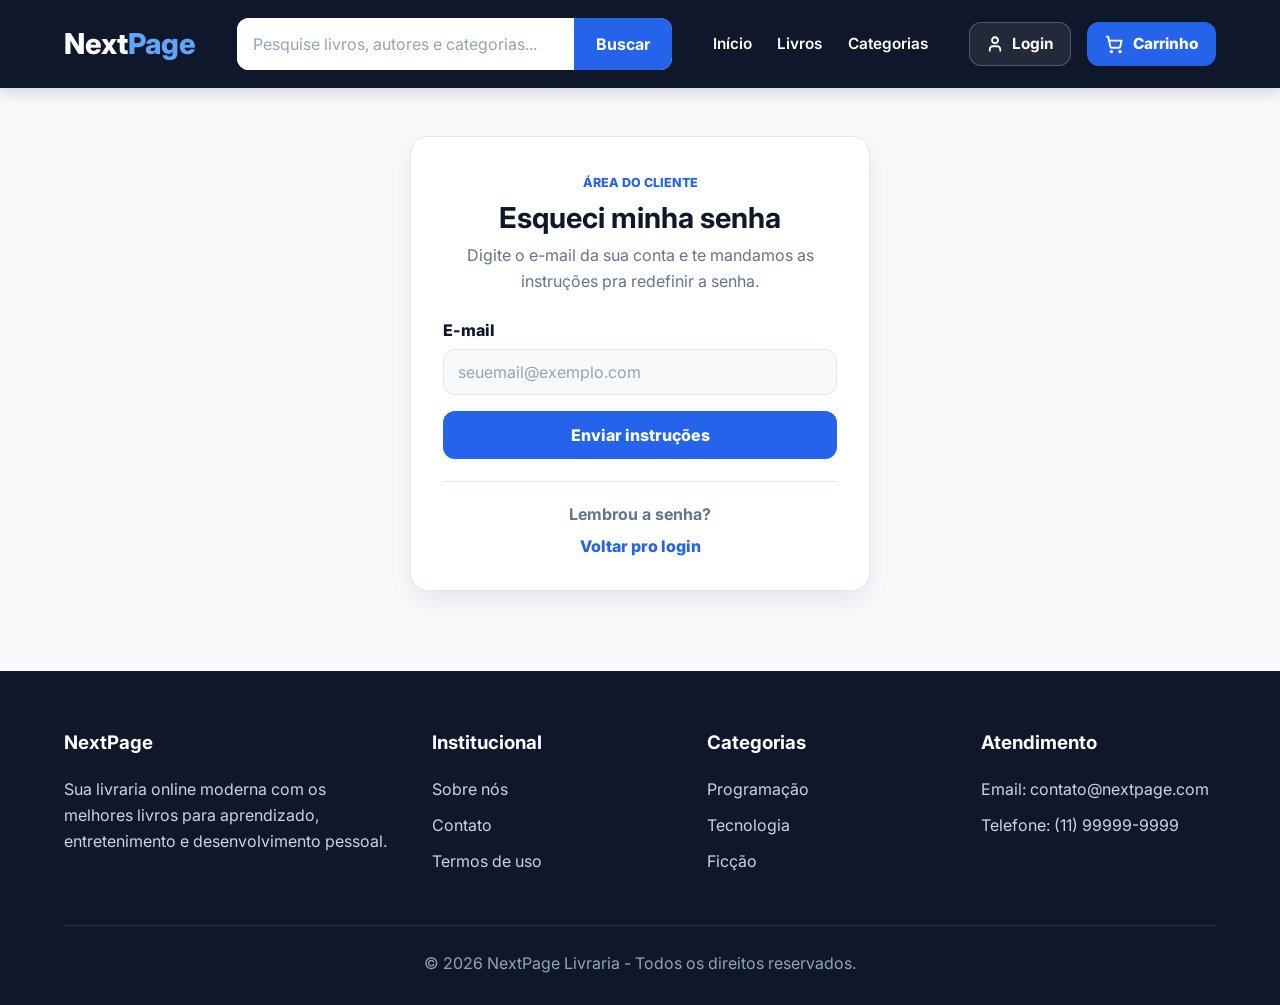
<file: LivrariaPIM/wwwroot/pages/esqueci-senha.html>
<!DOCTYPE html>
<html lang="pt-BR">
<head>
  <meta charset="UTF-8">
  <meta name="viewport" content="width=device-width, initial-scale=1.0">
  <title>Esqueci minha senha | NextPage</title>

  <link rel="preconnect" href="https://fonts.googleapis.com">
  <link rel="preconnect" href="https://fonts.gstatic.com" crossorigin>
  <link href="https://fonts.googleapis.com/css2?family=Inter:wght@300;400;500;600;700;800&display=swap" rel="stylesheet">
  <link rel="stylesheet" href="css/style.css">
  <link rel="stylesheet" href="css/login.css">
</head>

<body>

  <header>
    <div class="container barra-navegacao">

      <a class="logo-livraria" href="index.html">
        Next<span>Page</span>
      </a>

      <div class="caixa-pesquisa">
        <input type="search" id="campo-pesquisa" placeholder="Pesquise livros, autores e categorias..." aria-label="Pesquisar livros" autocomplete="off">
        <button type="button" id="btn-pesquisa">Buscar</button>
      </div>

      <button class="btn-hamburguer" id="btn-hamburguer" aria-label="Abrir menu" aria-expanded="false">
        <span></span><span></span><span></span>
      </button>

      <nav class="menu-navegacao" id="menu-navegacao">
        <a href="index.html">Início</a>
        <a href="livros.html">Livros</a>
        <a href="categorias.html">Categorias</a>
      </nav>

      <div class="acoes-navbar">
        <a href="login.html" class="link-login">Login</a>
        <a href="carrinho.html" class="botao-carrinho">Carrinho</a>
      </div>

    </div>
  </header>

  <main class="container pagina-login">

    <section class="layout-acesso layout-simples">

      <div class="painel-formulario" id="painel-principal">

        <!-- Estado inicial: formulário de solicitação -->
        <div id="estado-formulario">

          <div class="cabecalho-formulario">
            <span>Área do cliente</span>
            <h2>Esqueci minha senha</h2>
            <p>Digite o e-mail da sua conta e te mandamos as instruções pra redefinir a senha.</p>
          </div>

          <form class="formulario-acesso" id="form-esqueci-senha">

            <div class="campo-formulario">
              <label for="email-recuperacao">E-mail</label>
              <input
                id="email-recuperacao"
                type="email"
                placeholder="seuemail@exemplo.com"
                required
                autocomplete="email"
                pattern="^[^\s@]+@[^\s@]+\.[^\s@]{2,}$"
                title="Digite um e-mail válido, como nome@dominio.com"
              >
            </div>

            <button type="submit" id="btn-enviar">
              Enviar instruções
            </button>

          </form>

          <div class="chamada-cadastro">
            <p>Lembrou a senha?</p>
            <a href="login.html">Voltar pro login</a>
          </div>

        </div>

        <!-- Estado de confirmação: aparece após envio -->
        <div id="estado-confirmacao" class="confirmacao-envio oculto">

          <div class="icone-confirmacao" aria-hidden="true">✉️</div>

          <div class="cabecalho-formulario">
            <span>E-mail enviado</span>
            <h2>Verifique sua caixa de entrada</h2>
            <p id="texto-confirmacao">
              Enviamos as instruções pra redefinir sua senha. Verifique sua caixa de entrada e também a pasta de spam.
            </p>
          </div>

          <div class="acoes-confirmacao">
            <button type="button" class="botao-reenviar" id="btn-reenviar">
              Não recebi o e-mail
            </button>
            <a href="login.html" class="botao-voltar-login">Voltar pro login</a>
          </div>

        </div>

      </div>

    </section>

  </main>

  <footer>
    <div class="container">

      <div class="conteudo-rodape">

        <div class="coluna-rodape coluna-principal">
          <h3>NextPage</h3>
          <p>
            Sua livraria online moderna com os melhores livros para aprendizado,
            entretenimento e desenvolvimento pessoal.
          </p>
        </div>

        <div class="coluna-rodape">
          <h3>Institucional</h3>
          <a href="sobre.html">Sobre nós</a>
          <a href="contato.html">Contato</a>
          <a href="termos.html">Termos de uso</a>
        </div>

        <div class="coluna-rodape">
          <h3>Categorias</h3>
          <a href="categorias.html">Programação</a>
          <a href="categorias.html">Tecnologia</a>
          <a href="categorias.html">Ficção</a>
        </div>

        <div class="coluna-rodape">
          <h3>Atendimento</h3>
          <p>Email: contato@nextpage.com</p>
          <p>Telefone: (11) 99999-9999</p>
        </div>

      </div>

      <div class="rodape-final">
        © 2026 NextPage Livraria - Todos os direitos reservados.
      </div>

    </div>
  </footer>

</body>
  <script src="js/utils.js"></script>
  <script src="js/catalogo.js"></script>
  <script src="js/carrinho.js"></script>
  <script src="js/checkout.js"></script>
  <script src="js/livros.js"></script>
  <script src="js/detalhes.js"></script>
  <script src="js/pesquisa.js"></script>
  <script src="js/esqueci-senha.js"></script>
  <script src="js/main.js"></script>
</html>
</file>
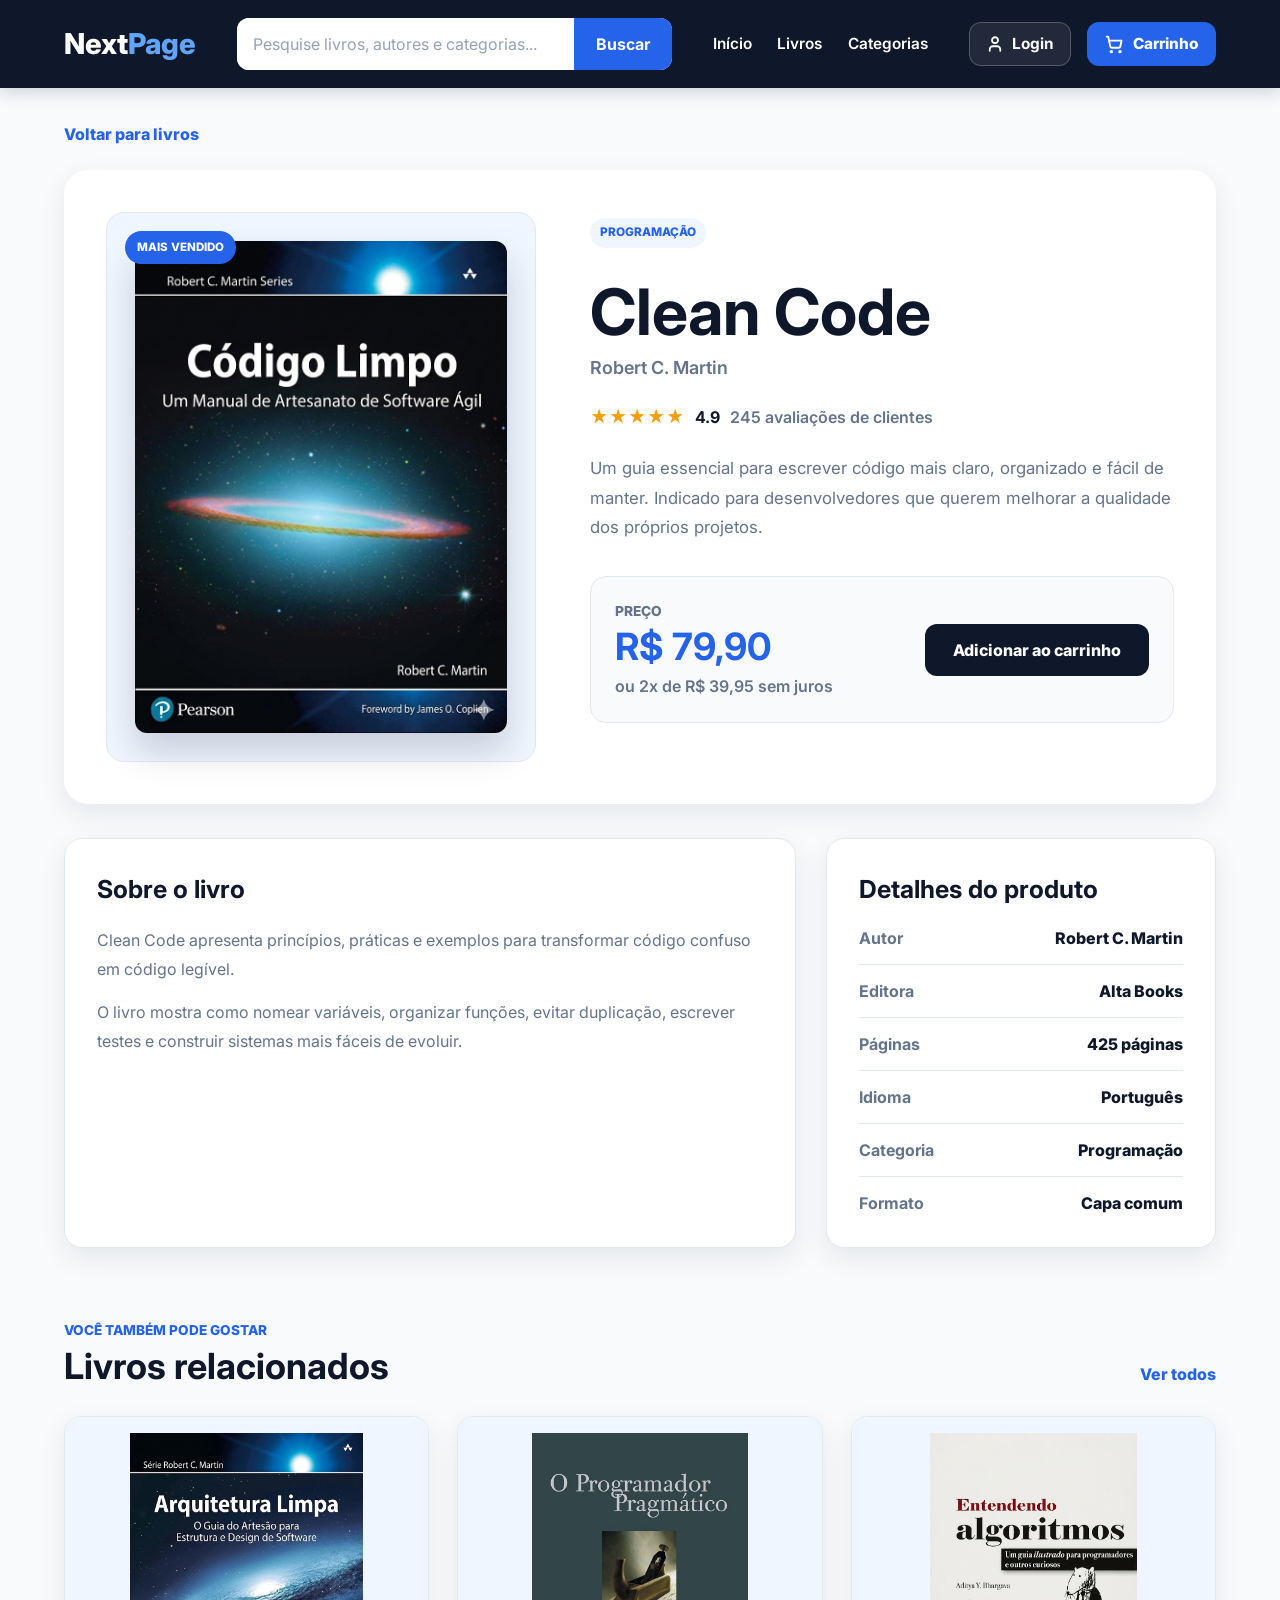
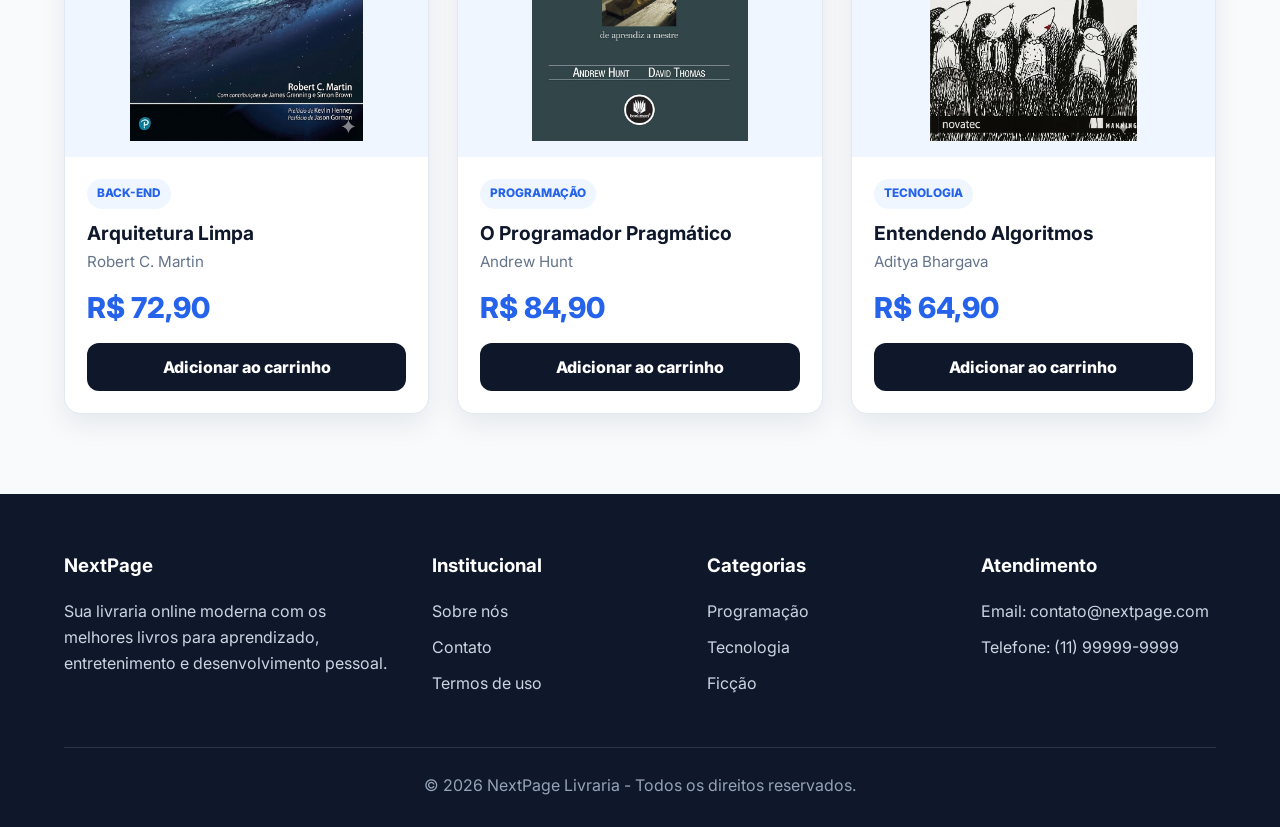
<file: LivrariaPIM/wwwroot/pages/livro.html>
<!DOCTYPE html>
<html lang="pt-BR">
<head>
  <meta charset="UTF-8">
  <meta name="viewport" content="width=device-width, initial-scale=1.0">
  <title>Clean Code | NextPage</title>

  <link rel="preconnect" href="https://fonts.googleapis.com">
  <link rel="preconnect" href="https://fonts.gstatic.com" crossorigin>
  <link href="https://fonts.googleapis.com/css2?family=Inter:wght@300;400;500;600;700;800&display=swap" rel="stylesheet">
  <link rel="stylesheet" href="css/style.css">
  <link rel="stylesheet" href="css/livro.css">
</head>
<body>
  <header>
    <div class="container barra-navegacao">
      <a class="logo-livraria" href="index.html">
        Next<span>Page</span>
      </a>

      <div class="caixa-pesquisa">
        <input type="search" id="campo-pesquisa" placeholder="Pesquise livros, autores e categorias..." aria-label="Pesquisar livros" autocomplete="off">
        <button type="button" id="btn-pesquisa">Buscar</button>
      </div>

      <button class="btn-hamburguer" id="btn-hamburguer" aria-label="Abrir menu" aria-expanded="false">
        <span></span><span></span><span></span>
      </button>

      <nav class="menu-navegacao" id="menu-navegacao">
        <a href="index.html">Início</a>
        <a href="livros.html">Livros</a>
        <a href="categorias.html">Categorias</a>
      </nav>

      <div class="acoes-navbar">
        <a href="login.html" class="link-login">Login</a>
        <a href="carrinho.html" class="botao-carrinho">Carrinho</a>
      </div>
    </div>
  </header>

  <main class="container pagina-detalhe">
    <a class="voltar-catalogo" href="livros.html">Voltar para livros</a>

    <section class="detalhe-livro">
      <div class="capa-detalhe">
        <span class="badge-detalhe">Mais vendido</span>
        <img src="assets/img/clean-code.jpg" alt="Capa do livro Clean Code">
      </div>

      <div class="conteudo-detalhe">
        <span class="categoria-livro">Programação</span>
        <h1>Clean Code</h1>
        <p class="autor-detalhe">Robert C. Martin</p>

        <div class="avaliacao-detalhe">
          <span>★★★★★</span>
          <strong>4.9</strong>
          <p>245 avaliações de clientes</p>
        </div>

        <p class="descricao-curta">
          Um guia essencial para escrever código mais claro, organizado e fácil de manter.
          Indicado para desenvolvedores que querem melhorar a qualidade dos próprios projetos.
        </p>

        <div class="compra-detalhe">
          <div>
            <span class="rotulo-preco">Preço</span>
            <strong class="preco-detalhe">R$ 79,90</strong>
            <span class="parcelamento-detalhe">ou 2x de R$ 39,95 sem juros</span>
          </div>

          <button type="button">Adicionar ao carrinho</button>
        </div>
      </div>
    </section>

    <section class="informacoes-produto">
      <div class="bloco-descricao">
        <h2>Sobre o livro</h2>
        <p>
          Clean Code apresenta princípios, práticas e exemplos para transformar código confuso
          em código legível. O livro mostra como nomear variáveis, organizar funções, evitar
          duplicação, escrever testes e construir sistemas mais fáceis de evoluir.
        </p>
        <p>
          É uma leitura muito recomendada para quem já programa e quer desenvolver um olhar mais
          profissional sobre manutenção, clareza e responsabilidade técnica.
        </p>
      </div>

      <aside class="ficha-tecnica">
        <h2>Detalhes do produto</h2>

        <dl>
          <div>
            <dt>Autor</dt>
            <dd>Robert C. Martin</dd>
          </div>

          <div>
            <dt>Editora</dt>
            <dd>Alta Books</dd>
          </div>

          <div>
            <dt>Páginas</dt>
            <dd>425 páginas</dd>
          </div>

          <div>
            <dt>Idioma</dt>
            <dd>Português</dd>
          </div>

          <div>
            <dt>Categoria</dt>
            <dd>Programação</dd>
          </div>

          <div>
            <dt>Formato</dt>
            <dd>Capa comum</dd>
          </div>
        </dl>
      </aside>
    </section>

    <section class="livros-relacionados">
      <div class="titulo-secao">
        <div>
          <span>Você também pode gostar</span>
          <h2>Livros relacionados</h2>
        </div>

        <a href="livros.html">Ver todos</a>
      </div>

      <div class="grade-livros">
        <article class="card-livro">
          <img src="assets/img/arquitetura-limpa.jpg" alt="Capa do livro Arquitetura Limpa">

          <div class="informacoes-livro">
            <span class="categoria-livro">Back-end</span>
            <h3>Arquitetura Limpa</h3>
            <p>Robert C. Martin</p>
            <div class="area-preco">
              <span class="preco-livro">R$ 72,90</span>
            </div>
            <button type="button">Adicionar ao carrinho</button>
          </div>
        </article>

        <article class="card-livro">
          <img src="assets/img/programador-pragmatico.jpg" alt="Capa do livro O Programador Pragmático">

          <div class="informacoes-livro">
            <span class="categoria-livro">Programação</span>
            <h3>O Programador Pragmático</h3>
            <p>Andrew Hunt</p>
            <div class="area-preco">
              <span class="preco-livro">R$ 84,90</span>
            </div>
            <button type="button">Adicionar ao carrinho</button>
          </div>
        </article>

        <article class="card-livro">
          <img src="assets/img/algoritmos.jpg" alt="Capa do livro Entendendo Algoritmos">

          <div class="informacoes-livro">
            <span class="categoria-livro">Tecnologia</span>
            <h3>Entendendo Algoritmos</h3>
            <p>Aditya Bhargava</p>
            <div class="area-preco">
              <span class="preco-livro">R$ 64,90</span>
            </div>
            <button type="button">Adicionar ao carrinho</button>
          </div>
        </article>
      </div>
    </section>
  </main>

  <footer>
    <div class="container">
      <div class="conteudo-rodape">
        <div class="coluna-rodape coluna-principal">
          <h3>NextPage</h3>
          <p>
            Sua livraria online moderna com os melhores livros para aprendizado,
            entretenimento e desenvolvimento pessoal.
          </p>
        </div>

        <div class="coluna-rodape">
          <h3>Institucional</h3>
          <a href="sobre.html">Sobre nós</a>
          <a href="contato.html">Contato</a>
          <a href="termos.html">Termos de uso</a>
        </div>

        <div class="coluna-rodape">
          <h3>Categorias</h3>
          <a href="categorias.html">Programação</a>
          <a href="categorias.html">Tecnologia</a>
          <a href="categorias.html">Ficção</a>
        </div>

        <div class="coluna-rodape">
          <h3>Atendimento</h3>
          <p>Email: contato@nextpage.com</p>
          <p>Telefone: (11) 99999-9999</p>
        </div>
      </div>

      <div class="rodape-final">
        © 2026 NextPage Livraria - Todos os direitos reservados.
      </div>
    </div>
  </footer>
  <script src="js/utils.js"></script>
  <script src="js/catalogo.js"></script>
  <script src="js/carrinho.js"></script>
  <script src="js/checkout.js"></script>
  <script src="js/livros.js"></script>
  <script src="js/detalhes.js"></script>
  <script src="js/pesquisa.js"></script>
  <script src="js/auth.js"></script>
  <script src="js/main.js"></script>
</body>
</html>
</file>
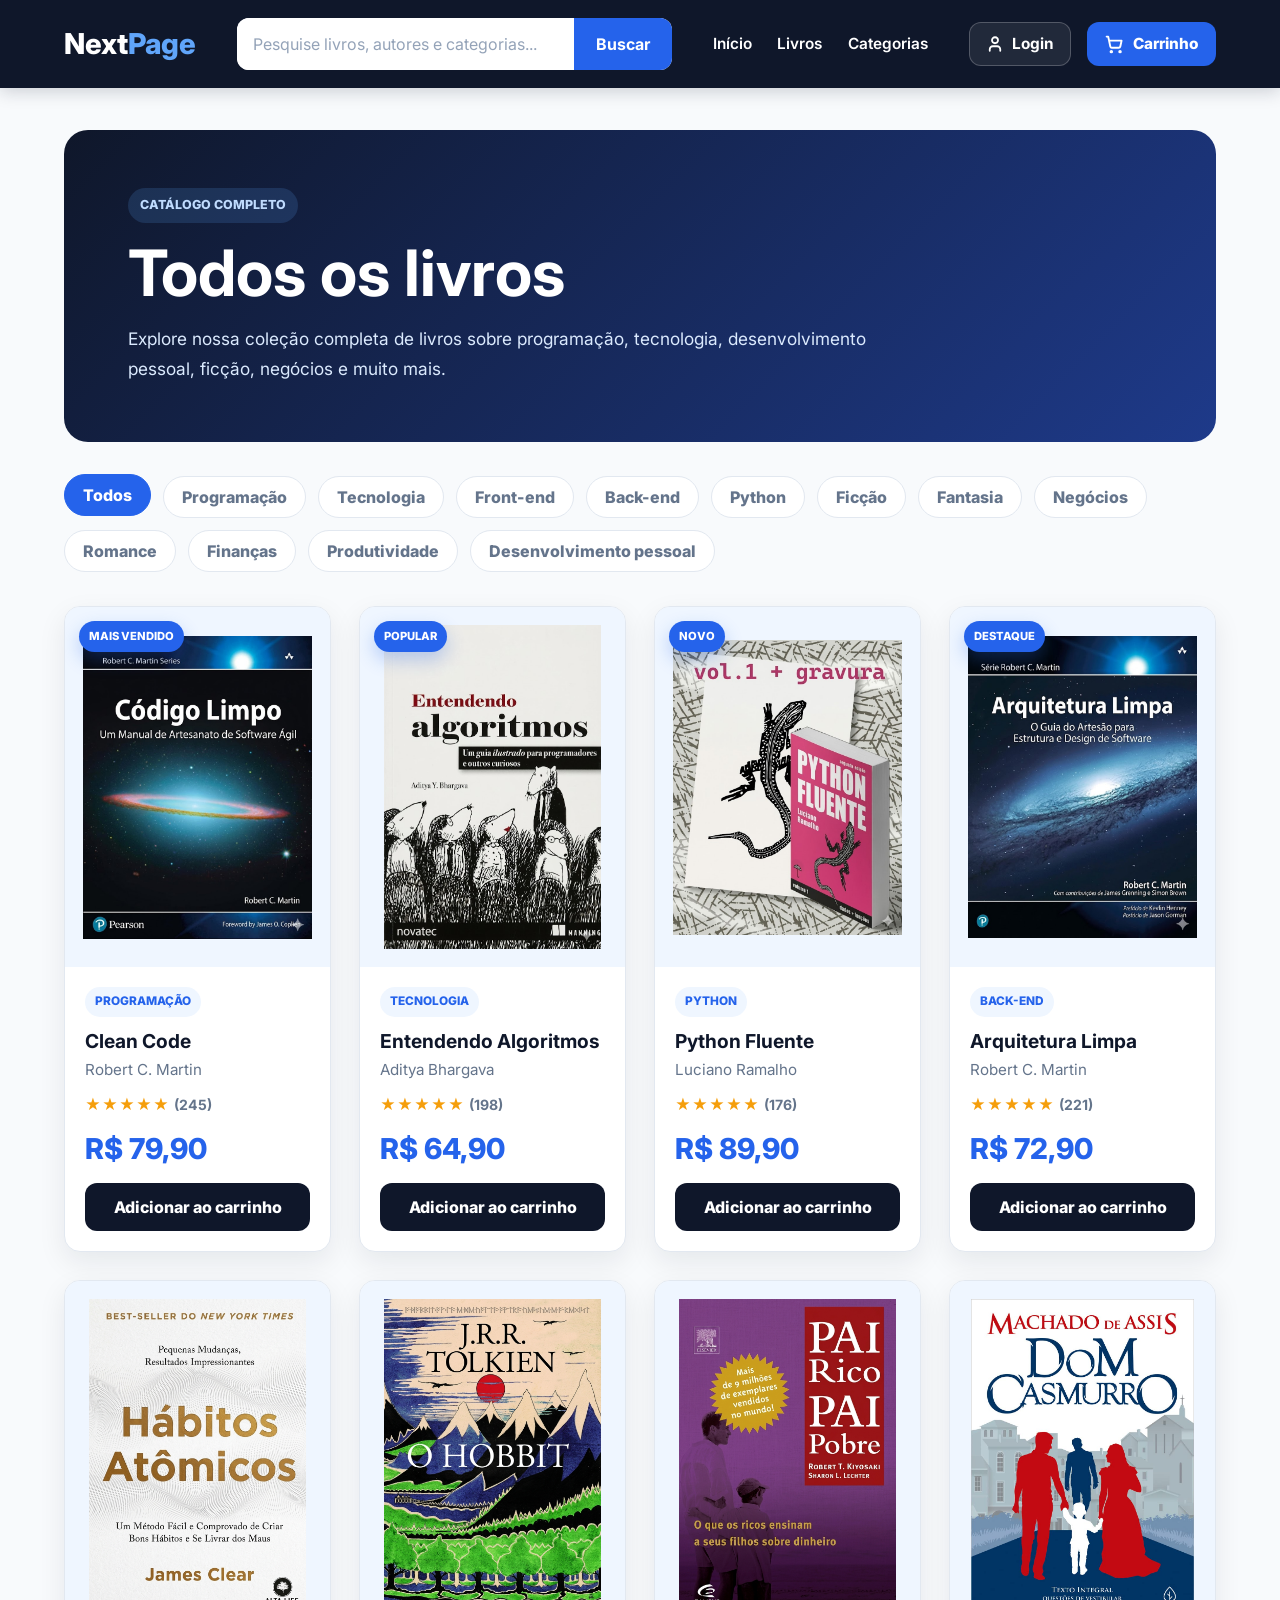
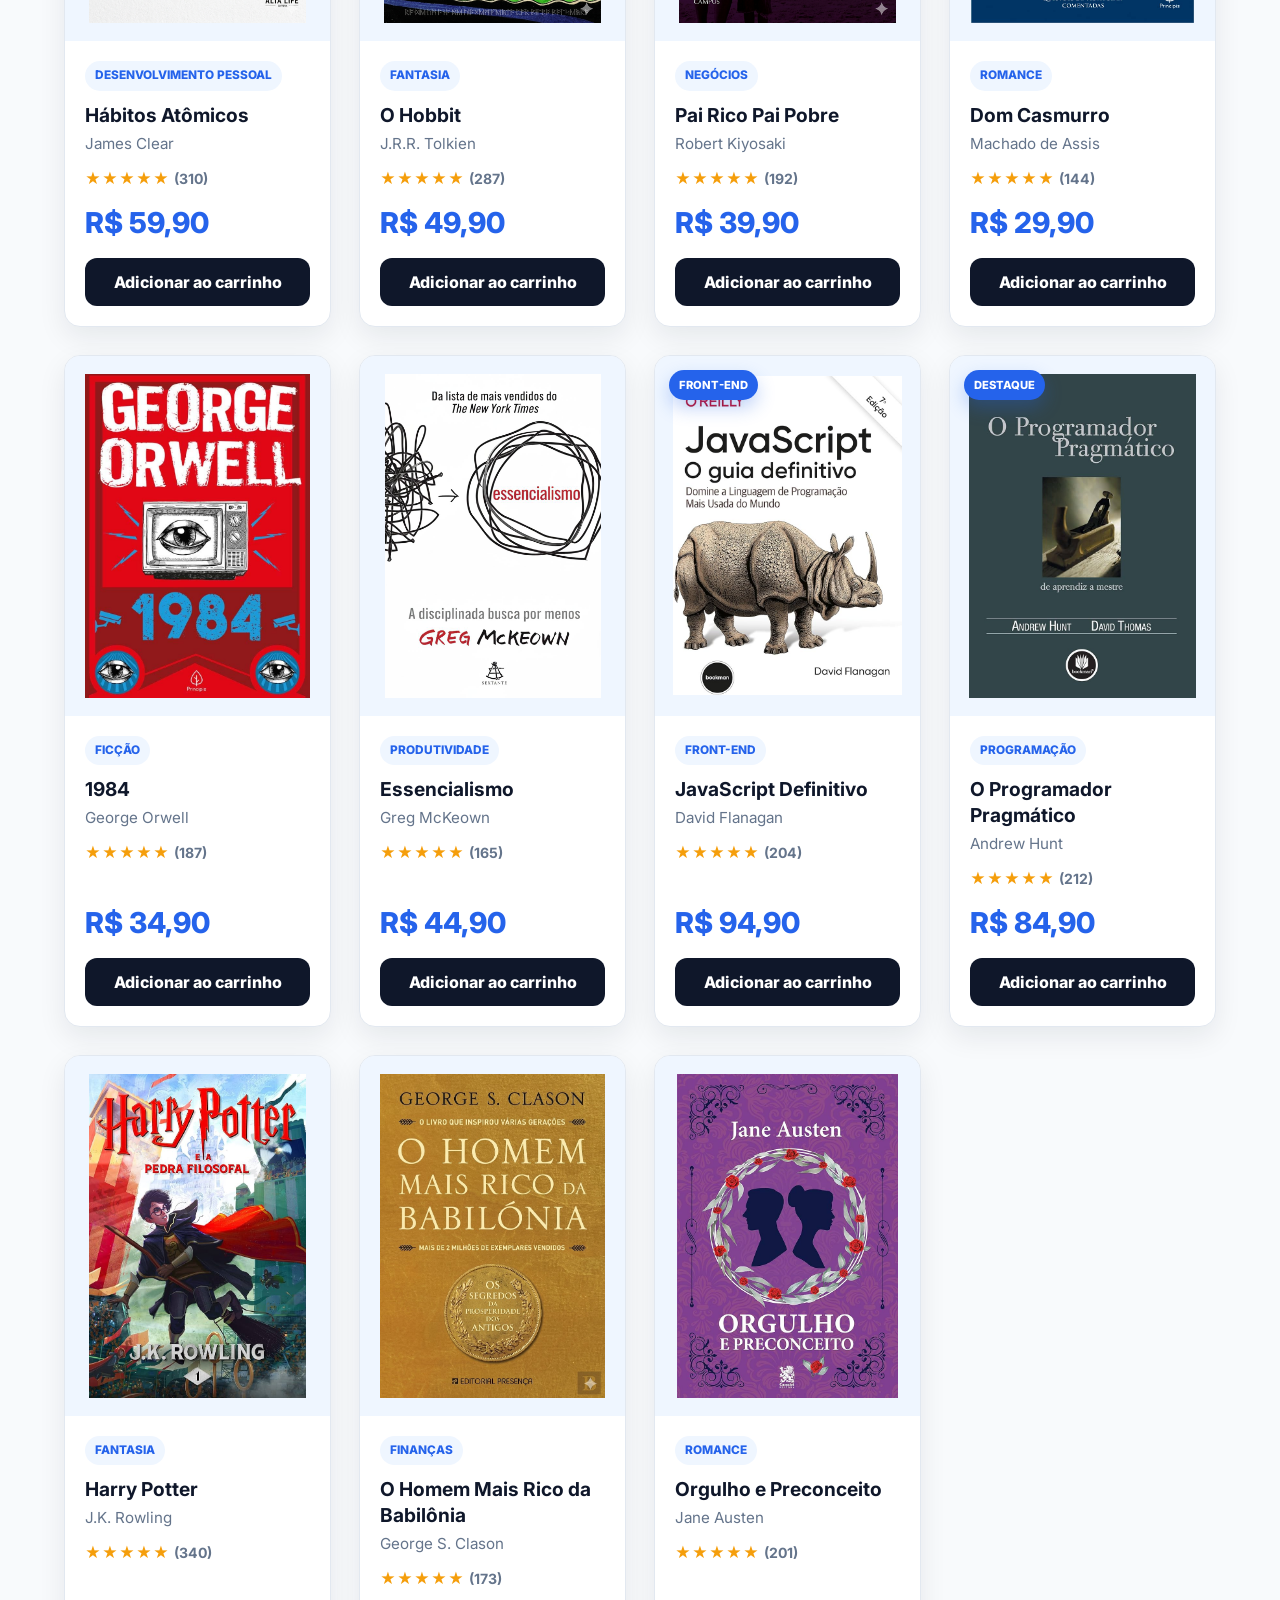
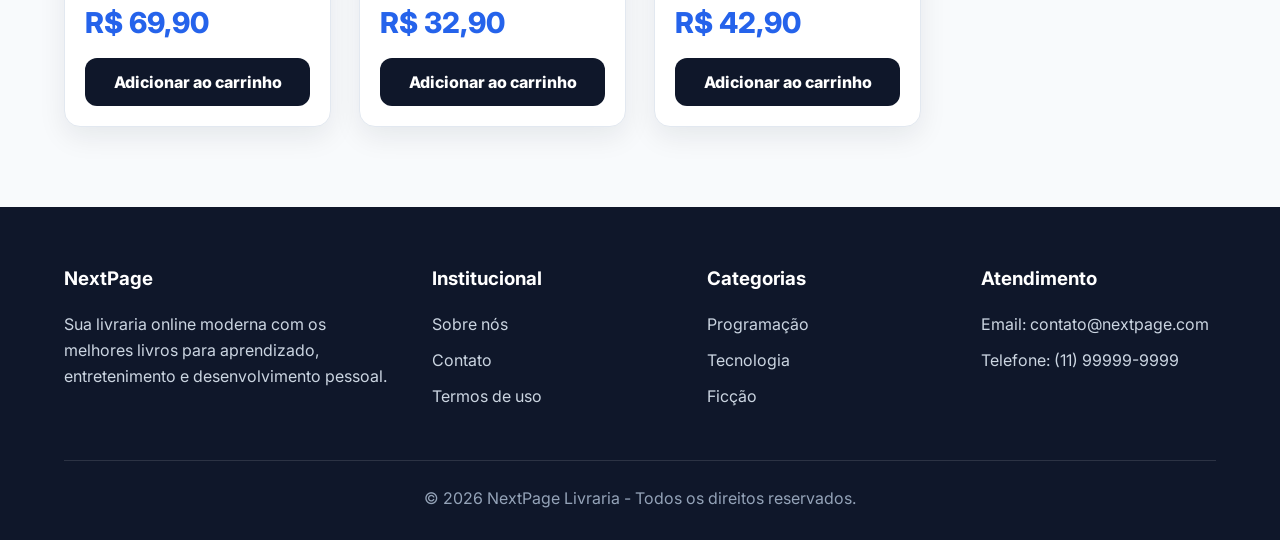
<file: LivrariaPIM/wwwroot/pages/livros.html>
<!DOCTYPE html>
<html lang="pt-BR">
<head>
  <meta charset="UTF-8">
  <meta name="viewport" content="width=device-width, initial-scale=1.0">
  <title>Livros | NextPage</title>

  <link rel="preconnect" href="https://fonts.googleapis.com">
  <link rel="preconnect" href="https://fonts.gstatic.com" crossorigin>
  <link href="https://fonts.googleapis.com/css2?family=Inter:wght@300;400;500;600;700;800&display=swap" rel="stylesheet">
  <link rel="stylesheet" href="css/style.css">
  <link rel="stylesheet" href="css/livros.css">
</head>
<body>
  <header>
    <div class="container barra-navegacao">
      <a class="logo-livraria" href="index.html">
        Next<span>Page</span>
      </a>

      <div class="caixa-pesquisa">
        <input type="search" id="campo-pesquisa" placeholder="Pesquise livros, autores e categorias..." aria-label="Pesquisar livros" autocomplete="off">
        <button type="button" id="btn-pesquisa">Buscar</button>
      </div>

      <button class="btn-hamburguer" id="btn-hamburguer" aria-label="Abrir menu" aria-expanded="false">
        <span></span><span></span><span></span>
      </button>

      <nav class="menu-navegacao" id="menu-navegacao">
        <a href="index.html">Início</a>
        <a href="livros.html">Livros</a>
        <a href="categorias.html">Categorias</a>
      </nav>

      <div class="acoes-navbar">
        <a href="login.html" class="link-login">Login</a>
        <a href="carrinho.html" class="botao-carrinho">Carrinho</a>
      </div>
    </div>
  </header>

  <main class="container pagina-livros">
    <section class="topo-catalogo">
      <span>Catálogo completo</span>
      <h1>Todos os livros</h1>
      <p>
        Explore nossa coleção completa de livros sobre programação, tecnologia,
        desenvolvimento pessoal, ficção, negócios e muito mais.
      </p>
    </section>

    <section class="filtros-livros" aria-label="Filtros de livros">
      <button class="ativo" type="button">Todos</button>
      <button type="button">Programação</button>
      <button type="button">Tecnologia</button>
      <button type="button">Front-end</button>
      <button type="button">Back-end</button>
      <button type="button">Python</button>
      <button type="button">Ficção</button>
      <button type="button">Fantasia</button>
      <button type="button">Negócios</button>
      <button type="button">Romance</button>
      <button type="button">Finanças</button>
      <button type="button">Produtividade</button>
      <button type="button">Desenvolvimento pessoal</button>
    </section>

    <section class="grade-livros catalogo-livros">
      <article class="card-livro">
        <span class="badge-livro">Mais vendido</span>
        <img src="assets/img/clean-code.jpg" alt="Capa do livro Clean Code">

        <div class="informacoes-livro">
          <span class="categoria-livro">Programação</span>
          <h3>Clean Code</h3>
          <p class="autor-livro">Robert C. Martin</p>
          <div class="avaliacao-card">★★★★★ <span>(245)</span></div>
          <span class="preco-livro">R$ 79,90</span>
          <button type="button">Adicionar ao carrinho</button>
        </div>
      </article>

      <article class="card-livro">
        <span class="badge-livro">Popular</span>
        <img src="assets/img/algoritmos.jpg" alt="Capa do livro Entendendo Algoritmos">

        <div class="informacoes-livro">
          <span class="categoria-livro">Tecnologia</span>
          <h3>Entendendo Algoritmos</h3>
          <p class="autor-livro">Aditya Bhargava</p>
          <div class="avaliacao-card">★★★★★ <span>(198)</span></div>
          <span class="preco-livro">R$ 64,90</span>
          <button type="button">Adicionar ao carrinho</button>
        </div>
      </article>

      <article class="card-livro">
        <span class="badge-livro">Novo</span>
        <img src="assets/img/python-fluente.jpg" alt="Capa do livro Python Fluente">

        <div class="informacoes-livro">
          <span class="categoria-livro">Python</span>
          <h3>Python Fluente</h3>
          <p class="autor-livro">Luciano Ramalho</p>
          <div class="avaliacao-card">★★★★★ <span>(176)</span></div>
          <span class="preco-livro">R$ 89,90</span>
          <button type="button">Adicionar ao carrinho</button>
        </div>
      </article>

      <article class="card-livro">
        <span class="badge-livro">Destaque</span>
        <img src="assets/img/arquitetura-limpa.jpg" alt="Capa do livro Arquitetura Limpa">

        <div class="informacoes-livro">
          <span class="categoria-livro">Back-end</span>
          <h3>Arquitetura Limpa</h3>
          <p class="autor-livro">Robert C. Martin</p>
          <div class="avaliacao-card">★★★★★ <span>(221)</span></div>
          <span class="preco-livro">R$ 72,90</span>
          <button type="button">Adicionar ao carrinho</button>
        </div>
      </article>

      <article class="card-livro">
        <img src="assets/img/habitos-atomicos.png" alt="Capa do livro Hábitos Atômicos">

        <div class="informacoes-livro">
          <span class="categoria-livro">Desenvolvimento pessoal</span>
          <h3>Hábitos Atômicos</h3>
          <p class="autor-livro">James Clear</p>
          <div class="avaliacao-card">★★★★★ <span>(310)</span></div>
          <span class="preco-livro">R$ 59,90</span>
          <button type="button">Adicionar ao carrinho</button>
        </div>
      </article>

      <article class="card-livro">
        <img src="assets/img/o-hobbit.png" alt="Capa do livro O Hobbit">

        <div class="informacoes-livro">
          <span class="categoria-livro">Fantasia</span>
          <h3>O Hobbit</h3>
          <p class="autor-livro">J.R.R. Tolkien</p>
          <div class="avaliacao-card">★★★★★ <span>(287)</span></div>
          <span class="preco-livro">R$ 49,90</span>
          <button type="button">Adicionar ao carrinho</button>
        </div>
      </article>

      <article class="card-livro">
        <img src="assets/img/pai-rico-pai-pobre.png" alt="Capa do livro Pai Rico Pai Pobre">

        <div class="informacoes-livro">
          <span class="categoria-livro">Negócios</span>
          <h3>Pai Rico Pai Pobre</h3>
          <p class="autor-livro">Robert Kiyosaki</p>
          <div class="avaliacao-card">★★★★★ <span>(192)</span></div>
          <span class="preco-livro">R$ 39,90</span>
          <button type="button">Adicionar ao carrinho</button>
        </div>
      </article>

      <article class="card-livro">
        <img src="assets/img/dom-casmurro.jpg" alt="Capa do livro Dom Casmurro">

        <div class="informacoes-livro">
          <span class="categoria-livro">Romance</span>
          <h3>Dom Casmurro</h3>
          <p class="autor-livro">Machado de Assis</p>
          <div class="avaliacao-card">★★★★★ <span>(144)</span></div>
          <span class="preco-livro">R$ 29,90</span>
          <button type="button">Adicionar ao carrinho</button>
        </div>
      </article>

      <article class="card-livro">
        <img src="assets/img/1984.jpg" alt="Capa do livro 1984">

        <div class="informacoes-livro">
          <span class="categoria-livro">Ficção</span>
          <h3>1984</h3>
          <p class="autor-livro">George Orwell</p>
          <div class="avaliacao-card">★★★★★ <span>(187)</span></div>
          <span class="preco-livro">R$ 34,90</span>
          <button type="button">Adicionar ao carrinho</button>
        </div>
      </article>

      <article class="card-livro">
        <img src="assets/img/essencialismo.jpg" alt="Capa do livro Essencialismo">

        <div class="informacoes-livro">
          <span class="categoria-livro">Produtividade</span>
          <h3>Essencialismo</h3>
          <p class="autor-livro">Greg McKeown</p>
          <div class="avaliacao-card">★★★★★ <span>(165)</span></div>
          <span class="preco-livro">R$ 44,90</span>
          <button type="button">Adicionar ao carrinho</button>
        </div>
      </article>

      <article class="card-livro">
        <span class="badge-livro">Front-end</span>
        <img src="assets/img/javascript-definitivo.jpg" alt="Capa do livro JavaScript Definitivo">

        <div class="informacoes-livro">
          <span class="categoria-livro">Front-end</span>
          <h3>JavaScript Definitivo</h3>
          <p class="autor-livro">David Flanagan</p>
          <div class="avaliacao-card">★★★★★ <span>(204)</span></div>
          <span class="preco-livro">R$ 94,90</span>
          <button type="button">Adicionar ao carrinho</button>
        </div>
      </article>

      <article class="card-livro">
        <span class="badge-livro">Destaque</span>
        <img src="assets/img/programador-pragmatico.jpg" alt="Capa do livro O Programador Pragmático">

        <div class="informacoes-livro">
          <span class="categoria-livro">Programação</span>
          <h3>O Programador Pragmático</h3>
          <p class="autor-livro">Andrew Hunt</p>
          <div class="avaliacao-card">★★★★★ <span>(212)</span></div>
          <span class="preco-livro">R$ 84,90</span>
          <button type="button">Adicionar ao carrinho</button>
        </div>
      </article>

      <article class="card-livro">
        <img src="assets/img/harry-potter.jpg" alt="Capa do livro Harry Potter">

        <div class="informacoes-livro">
          <span class="categoria-livro">Fantasia</span>
          <h3>Harry Potter</h3>
          <p class="autor-livro">J.K. Rowling</p>
          <div class="avaliacao-card">★★★★★ <span>(340)</span></div>
          <span class="preco-livro">R$ 69,90</span>
          <button type="button">Adicionar ao carrinho</button>
        </div>
      </article>

      <article class="card-livro">
        <img src="assets/img/homem-rico-babilonia.jpg" alt="Capa do livro O Homem Mais Rico da Babilônia">

        <div class="informacoes-livro">
          <span class="categoria-livro">Finanças</span>
          <h3>O Homem Mais Rico da Babilônia</h3>
          <p class="autor-livro">George S. Clason</p>
          <div class="avaliacao-card">★★★★★ <span>(173)</span></div>
          <span class="preco-livro">R$ 32,90</span>
          <button type="button">Adicionar ao carrinho</button>
        </div>
      </article>

      <article class="card-livro">
        <img src="assets/img/orgulho-preconceito.jpg" alt="Capa do livro Orgulho e Preconceito">

        <div class="informacoes-livro">
          <span class="categoria-livro">Romance</span>
          <h3>Orgulho e Preconceito</h3>
          <p class="autor-livro">Jane Austen</p>
          <div class="avaliacao-card">★★★★★ <span>(201)</span></div>
          <span class="preco-livro">R$ 42,90</span>
          <button type="button">Adicionar ao carrinho</button>
        </div>
      </article>
    </section>
  </main>

  <footer>
    <div class="container">
      <div class="conteudo-rodape">
        <div class="coluna-rodape coluna-principal">
          <h3>NextPage</h3>
          <p>
            Sua livraria online moderna com os melhores livros para aprendizado,
            entretenimento e desenvolvimento pessoal.
          </p>
        </div>

        <div class="coluna-rodape">
          <h3>Institucional</h3>
          <a href="sobre.html">Sobre nós</a>
          <a href="contato.html">Contato</a>
          <a href="termos.html">Termos de uso</a>
        </div>

        <div class="coluna-rodape">
          <h3>Categorias</h3>
          <a href="categorias.html">Programação</a>
          <a href="categorias.html">Tecnologia</a>
          <a href="categorias.html">Ficção</a>
        </div>

        <div class="coluna-rodape">
          <h3>Atendimento</h3>
          <p>Email: contato@nextpage.com</p>
          <p>Telefone: (11) 99999-9999</p>
        </div>
      </div>

      <div class="rodape-final">
        © 2026 NextPage Livraria - Todos os direitos reservados.
      </div>
    </div>
  </footer>
  <script src="js/utils.js"></script>
  <script src="js/catalogo.js"></script>
  <script src="js/carrinho.js"></script>
  <script src="js/checkout.js"></script>
  <script src="js/livros.js"></script>
  <script src="js/detalhes.js"></script>
  <script src="js/pesquisa.js"></script>
  <script src="js/auth.js"></script>
  <script src="js/main.js"></script>
</body>
</html>
</file>
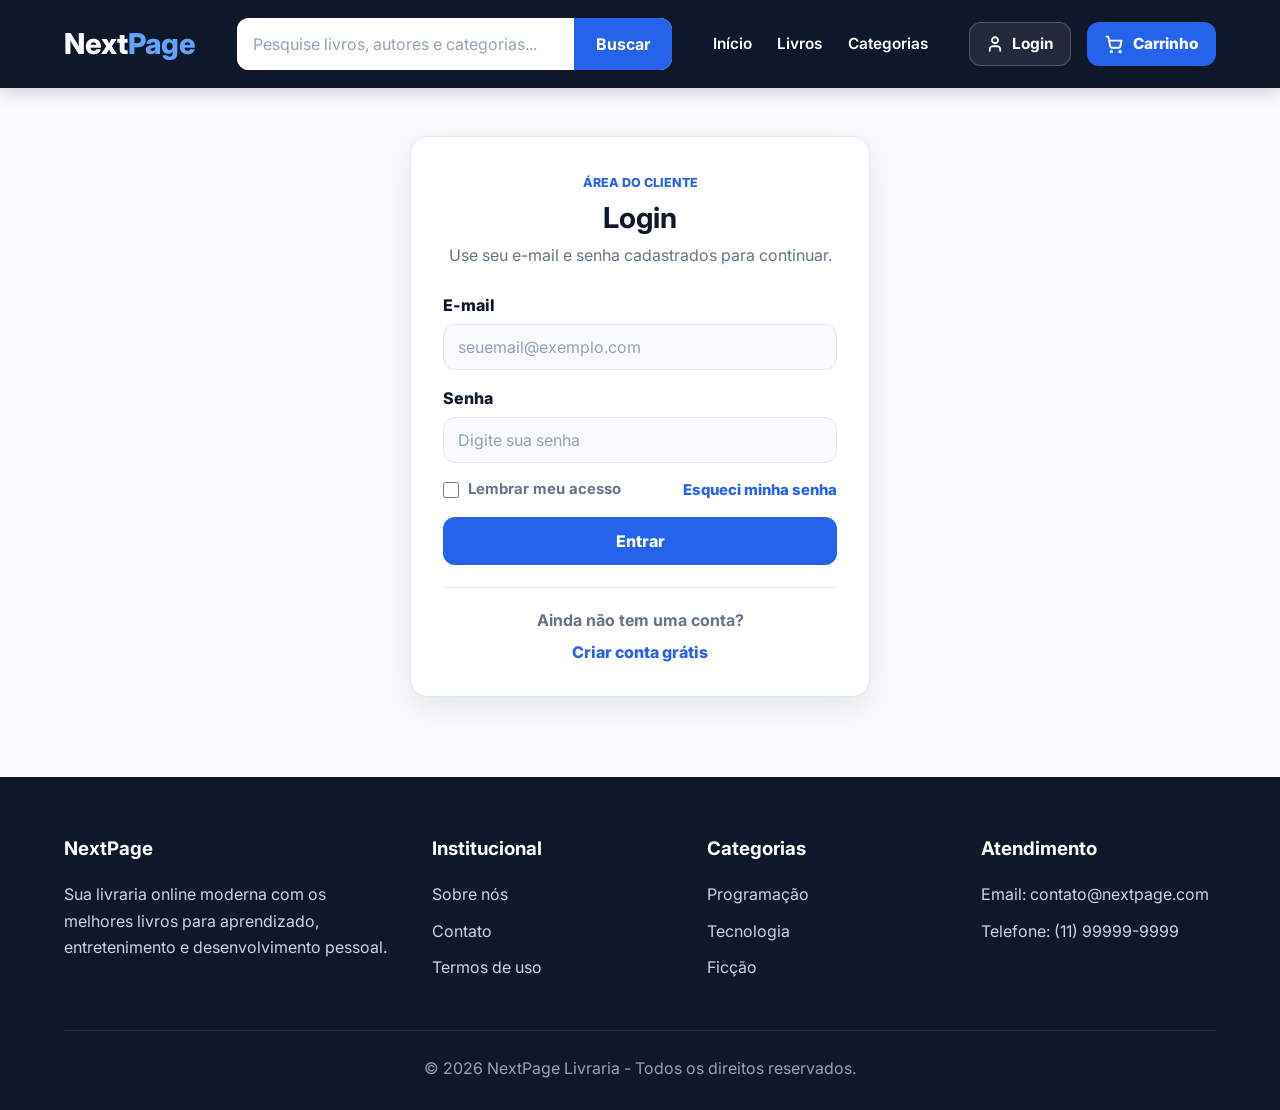
<file: LivrariaPIM/wwwroot/pages/login.html>
<!DOCTYPE html>
<html lang="pt-BR">
<head>
  <meta charset="UTF-8">
  <meta name="viewport" content="width=device-width, initial-scale=1.0">
  <title>Login | NextPage</title>

  <link rel="preconnect" href="https://fonts.googleapis.com">
  <link rel="preconnect" href="https://fonts.gstatic.com" crossorigin>
  <link href="https://fonts.googleapis.com/css2?family=Inter:wght@300;400;500;600;700;800&display=swap" rel="stylesheet">
  <link rel="stylesheet" href="css/style.css">
  <link rel="stylesheet" href="css/login.css">
</head>

<body>

  <header>
    <div class="container barra-navegacao">

      <a class="logo-livraria" href="index.html">
        Next<span>Page</span>
      </a>

      <div class="caixa-pesquisa">
        <input type="search" id="campo-pesquisa" placeholder="Pesquise livros, autores e categorias..." aria-label="Pesquisar livros" autocomplete="off">
        <button type="button" id="btn-pesquisa">Buscar</button>
      </div>

      <button class="btn-hamburguer" id="btn-hamburguer" aria-label="Abrir menu" aria-expanded="false">
        <span></span><span></span><span></span>
      </button>

      <nav class="menu-navegacao" id="menu-navegacao">
        <a href="index.html">Início</a>
        <a href="livros.html">Livros</a>
        <a href="categorias.html">Categorias</a>
      </nav>

      <div class="acoes-navbar">
        <a href="login.html" class="link-login">Login</a>
        <a href="carrinho.html" class="botao-carrinho">Carrinho</a>
      </div>

    </div>
  </header>

  <main class="container pagina-login">

    <section class="layout-acesso layout-simples">

      <div class="painel-formulario">

        <div class="cabecalho-formulario">
          <span>Área do cliente</span>
          <h2>Login</h2>
          <p>Use seu e-mail e senha cadastrados para continuar.</p>
        </div>

        <form class="formulario-acesso">

          <div class="campo-formulario">
            <label for="email-login">E-mail</label>
            <input id="email-login" type="email" placeholder="seuemail@exemplo.com" required autocomplete="email" pattern="^[^\s@]+@[^\s@]+\.[^\s@]{2,}$" title="Digite um e-mail válido, como nome@dominio.com">
          </div>

          <div class="campo-formulario">
            <label for="senha-login">Senha</label>
            <input id="senha-login" type="password" placeholder="Digite sua senha" required autocomplete="current-password" minlength="6">
          </div>

          <div class="linha-opcoes">
            <label class="lembrar-acesso">
              <input type="checkbox">
              <span>Lembrar meu acesso</span>
            </label>

            <a href="esqueci-senha.html">Esqueci minha senha</a>
          </div>

          <button type="submit">Entrar</button>

        </form>

        <div class="chamada-cadastro">
          <p>Ainda não tem uma conta?</p>
          <a href="cadastro.html">Criar conta grátis</a>
        </div>

      </div>

    </section>

  </main>

  <footer>
    <div class="container">

      <div class="conteudo-rodape">

        <div class="coluna-rodape coluna-principal">
          <h3>NextPage</h3>
          <p>
            Sua livraria online moderna com os melhores livros para aprendizado,
            entretenimento e desenvolvimento pessoal.
          </p>
        </div>

        <div class="coluna-rodape">
          <h3>Institucional</h3>
          <a href="sobre.html">Sobre nós</a>
          <a href="contato.html">Contato</a>
          <a href="termos.html">Termos de uso</a>
        </div>

        <div class="coluna-rodape">
          <h3>Categorias</h3>
          <a href="categorias.html">Programação</a>
          <a href="categorias.html">Tecnologia</a>
          <a href="categorias.html">Ficção</a>
        </div>

        <div class="coluna-rodape">
          <h3>Atendimento</h3>
          <p>Email: contato@nextpage.com</p>
          <p>Telefone: (11) 99999-9999</p>
        </div>

      </div>

      <div class="rodape-final">
        © 2026 NextPage Livraria - Todos os direitos reservados.
      </div>

    </div>
  </footer>

</body>
  <script src="js/utils.js"></script>
  <script src="js/catalogo.js"></script>
  <script src="js/carrinho.js"></script>
  <script src="js/checkout.js"></script>
  <script src="js/livros.js"></script>
  <script src="js/detalhes.js"></script>
  <script src="js/pesquisa.js"></script>
  <script src="js/auth.js"></script>
  <script src="js/login-page.js"></script>
  <script src="js/main.js"></script>
</html>
</file>
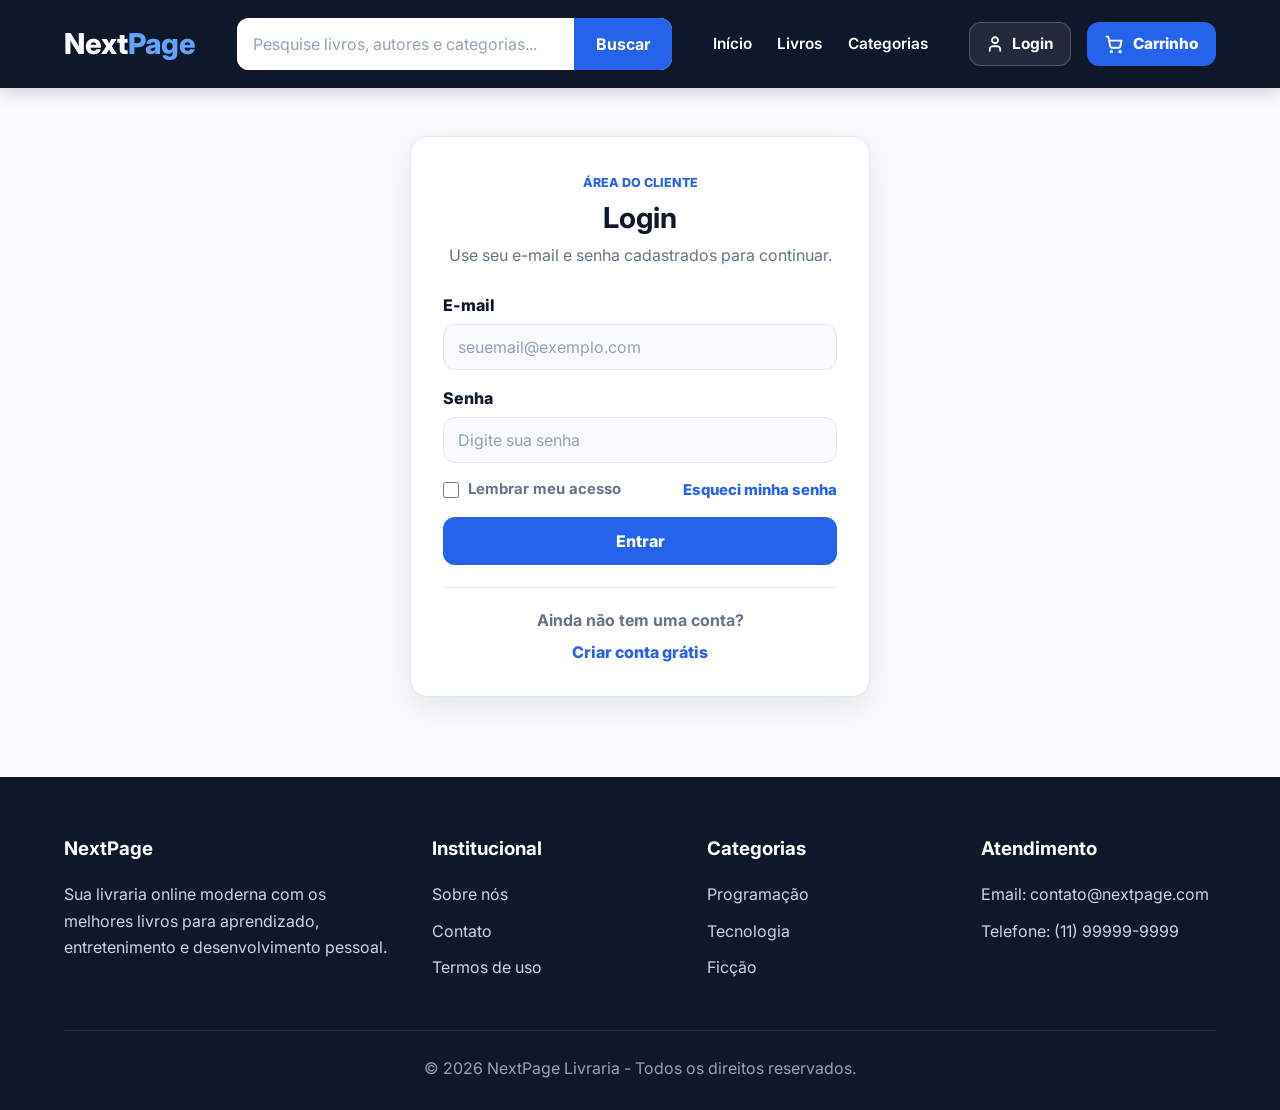
<file: LivrariaPIM/wwwroot/pages/minha-conta.html>
<!DOCTYPE html>
<html lang="pt-BR">
<head>
  <meta charset="UTF-8">
  <meta name="viewport" content="width=device-width, initial-scale=1.0">
  <title>Minha Conta | NextPage</title>

  <link rel="preconnect" href="https://fonts.googleapis.com">
  <link rel="preconnect" href="https://fonts.gstatic.com" crossorigin>
  <link href="https://fonts.googleapis.com/css2?family=Inter:wght@300;400;500;600;700;800&display=swap" rel="stylesheet">
  <link rel="stylesheet" href="css/style.css">
  <link rel="stylesheet" href="css/conta.css">
</head>

<body>

  <header>
    <div class="container barra-navegacao">
      <a class="logo-livraria" href="index.html">Next<span>Page</span></a>

      <div class="caixa-pesquisa">
        <input type="search" id="campo-pesquisa" placeholder="Pesquise livros, autores e categorias..." aria-label="Pesquisar livros" autocomplete="off">
        <button type="button" id="btn-pesquisa">Buscar</button>
      </div>

      <button class="btn-hamburguer" id="btn-hamburguer" aria-label="Abrir menu" aria-expanded="false">
        <span></span><span></span><span></span>
      </button>

      <nav class="menu-navegacao" id="menu-navegacao">
        <a href="index.html">Início</a>
        <a href="livros.html">Livros</a>
        <a href="categorias.html">Categorias</a>
      </nav>

      <div class="acoes-navbar">
        <a href="minha-conta.html" class="link-login pagina-ativa">Minha Conta</a>
        <a href="carrinho.html" class="botao-carrinho">Carrinho</a>
      </div>
    </div>
  </header>

  <main class="pagina-conta">

    <!-- ── Painel lateral do perfil ──────────────────────────────── -->
    <aside class="sidebar-conta">

      <div class="perfil-card">
        <div class="avatar-conta" aria-label="Avatar do usuário">?</div>
        <h2 class="perfil-nome">Carregando…</h2>
        <p class="perfil-email">—</p>
        <span class="perfil-nivel">🌱 Novo Leitor</span>
        <p class="perfil-data">Membro desde —</p>
      </div>

      <div class="nivel-card">
        <div class="nivel-header">
          <span>Nível de leitura</span>
          <span class="nivel-xp">0%</span>
        </div>
        <div class="barra-nivel">
          <div class="barra-nivel-fill" style="width:0%"></div>
        </div>
        <p class="nivel-proximo"></p>
      </div>

      <div class="stats-rapidos">
        <div class="stat-item">
          <strong class="stat-pedidos">0</strong>
          <span>Pedidos</span>
        </div>
        <div class="stat-item">
          <strong class="stat-livros">0</strong>
          <span>Livros</span>
        </div>
        <div class="stat-item">
          <strong class="stat-horas">0h</strong>
          <span>Leitura</span>
        </div>
        <div class="stat-item">
          <strong class="stat-gasto">R$ 0</strong>
          <span>Total gasto</span>
        </div>
      </div>

      <nav class="nav-conta">
        <button class="aba-conta ativa" data-aba="dashboard">📊 Dashboard</button>
        <button class="aba-conta" data-aba="pedidos">🛒 Histórico de Pedidos</button>
        <button class="aba-conta" data-aba="biblioteca">📚 Minha Biblioteca</button>
        <button class="aba-conta" data-aba="favoritos">❤️ Favoritos</button>
        <button class="aba-conta" data-aba="relatorio">📈 Relatório de Leitura</button>
        <button class="aba-conta" data-aba="configuracoes">⚙️ Configurações</button>
        <a href="contato.html" class="aba-conta aba-link">💬 Suporte</a>
      </nav>

    </aside>

    <!-- ── Conteúdo principal ──────────────────────────────────── -->
    <div class="conteudo-conta">

      <!-- Dashboard -->
      <section class="secao-conta ativa" data-secao="dashboard">
        <div class="secao-header">
          <h1>Dashboard</h1>
          <p>Visão geral da sua conta NextPage</p>
        </div>

        <div class="dashboard-grid">
          <div class="dash-card destaque">
            <span class="dash-icone">💰</span>
            <div>
              <strong class="dash-total-compras">R$ 0</strong>
              <span>Total em compras</span>
            </div>
          </div>
          <div class="dash-card">
            <span class="dash-icone">📖</span>
            <div>
              <strong class="dash-livros">0</strong>
              <span>Livros adquiridos</span>
            </div>
          </div>
          <div class="dash-card">
            <span class="dash-icone">📅</span>
            <div>
              <strong class="dash-ultima-compra">—</strong>
              <span>Última compra</span>
            </div>
          </div>
          <div class="dash-card">
            <span class="dash-icone">🏷️</span>
            <div>
              <strong class="dash-categoria">—</strong>
              <span>Categoria favorita</span>
            </div>
          </div>
          <div class="dash-card">
            <span class="dash-icone">⏱️</span>
            <div>
              <strong class="dash-horas-totais">0h</strong>
              <span>Horas de leitura</span>
            </div>
          </div>
          <div class="dash-card">
            <span class="dash-icone">📆</span>
            <div>
              <strong class="dash-media-semanal">0h</strong>
              <span>Média semanal</span>
            </div>
          </div>
        </div>

        <!-- Gráfico de leitura semanal -->
        <div class="grafico-card">
          <div class="grafico-titulo">
            <h3>Leitura semanal</h3>
            <span>Últimas 8 semanas</span>
          </div>
          <div class="grafico-area">
            <div class="grafico-leitura"></div>
          </div>
        </div>

        <!-- Últimos livros vistos -->
        <div class="secao-sub">
          <h3>Vistos recentemente</h3>
          <div class="lista-vistos"></div>
        </div>

        <!-- Recomendações -->
        <div class="secao-sub">
          <h3>Recomendados para você</h3>
          <div class="lista-recomendacoes"></div>
        </div>
      </section>

      <!-- Histórico de Pedidos -->
      <section class="secao-conta" data-secao="pedidos">
        <div class="secao-header">
          <h1>Histórico de Pedidos</h1>
          <p>Todos os seus pedidos na NextPage</p>
        </div>
        <div class="lista-historico"></div>
      </section>

      <!-- Biblioteca -->
      <section class="secao-conta" data-secao="biblioteca">
        <div class="secao-header">
          <h1>Minha Biblioteca</h1>
          <p>Todos os livros que você adquiriu</p>
        </div>
        <div class="grid-biblioteca"></div>
      </section>

      <!-- Favoritos -->
      <section class="secao-conta" data-secao="favoritos">
        <div class="secao-header">
          <h1>Meus Favoritos</h1>
          <p>Livros que você salvou para depois</p>
        </div>
        <div class="grid-favoritos"></div>
      </section>

      <!-- Relatório de Leitura -->
      <section class="secao-conta" data-secao="relatorio">
        <div class="secao-header">
          <h1>Relatório de Leitura</h1>
          <p>Suas estatísticas detalhadas de leitura</p>
        </div>
        <div class="relatorio-leitura"></div>
      </section>

      <!-- Configurações -->
      <section class="secao-conta" data-secao="configuracoes">
        <div class="secao-header">
          <h1>Configurações</h1>
          <p>Gerencie suas informações pessoais</p>
        </div>

        <div class="configuracoes-grid">
          <div class="config-card">
            <h3>Dados pessoais</h3>
            <form class="form-configuracoes">
              <div class="campo-formulario">
                <label for="config-nome">Nome completo</label>
                <input id="config-nome" type="text" placeholder="Seu nome" required>
              </div>
              <div class="campo-formulario">
                <label for="config-email">E-mail</label>
                <input id="config-email" type="email" placeholder="seuemail@exemplo.com" required>
              </div>
              <div class="campo-formulario">
                <label for="config-senha-atual">Senha atual</label>
                <input id="config-senha-atual" type="password" placeholder="Digite sua senha atual">
              </div>
              <div class="campo-formulario">
                <label for="config-senha-nova">Nova senha</label>
                <input id="config-senha-nova" type="password" placeholder="Deixe em branco para manter" minlength="6">
              </div>
              <button type="submit" class="btn-salvar">Salvar alterações</button>
            </form>
          </div>

          <div class="config-card config-card-danger">
            <h3>Conta</h3>
            <p>Gerencie o acesso à sua conta NextPage.</p>
            <div class="config-acoes">
              <a href="contato.html" class="btn-suporte">💬 Falar com suporte</a>
              <button class="btn-logout-conta">Sair da conta</button>
            </div>
          </div>
        </div>
      </section>

    </div>
  </main>

  <footer>
    <div class="container">
      <div class="conteudo-rodape">
        <div class="coluna-rodape coluna-principal">
          <h3>NextPage</h3>
          <p>Sua livraria online moderna com os melhores livros.</p>
        </div>
        <div class="coluna-rodape">
          <h3>Institucional</h3>
          <a href="sobre.html">Sobre nós</a>
          <a href="contato.html">Contato</a>
          <a href="termos.html">Termos de uso</a>
        </div>
        <div class="coluna-rodape">
          <h3>Categorias</h3>
          <a href="categorias.html">Programação</a>
          <a href="categorias.html">Tecnologia</a>
          <a href="categorias.html">Ficção</a>
        </div>
        <div class="coluna-rodape">
          <h3>Atendimento</h3>
          <p>Email: contato@nextpage.com</p>
          <p>Telefone: (11) 99999-9999</p>
        </div>
      </div>
      <div class="rodape-final">© 2026 NextPage Livraria - Todos os direitos reservados.</div>
    </div>
  </footer>

  <script src="js/utils.js"></script>
  <script src="js/catalogo.js"></script>
  <script src="js/carrinho.js"></script>
  <script src="js/checkout.js"></script>
  <script src="js/livros.js"></script>
  <script src="js/detalhes.js"></script>
  <script src="js/pesquisa.js"></script>
  <script src="js/auth.js"></script>
  <script src="js/conta.js"></script>
  <script src="js/main.js"></script>
</body>
</html>
</file>
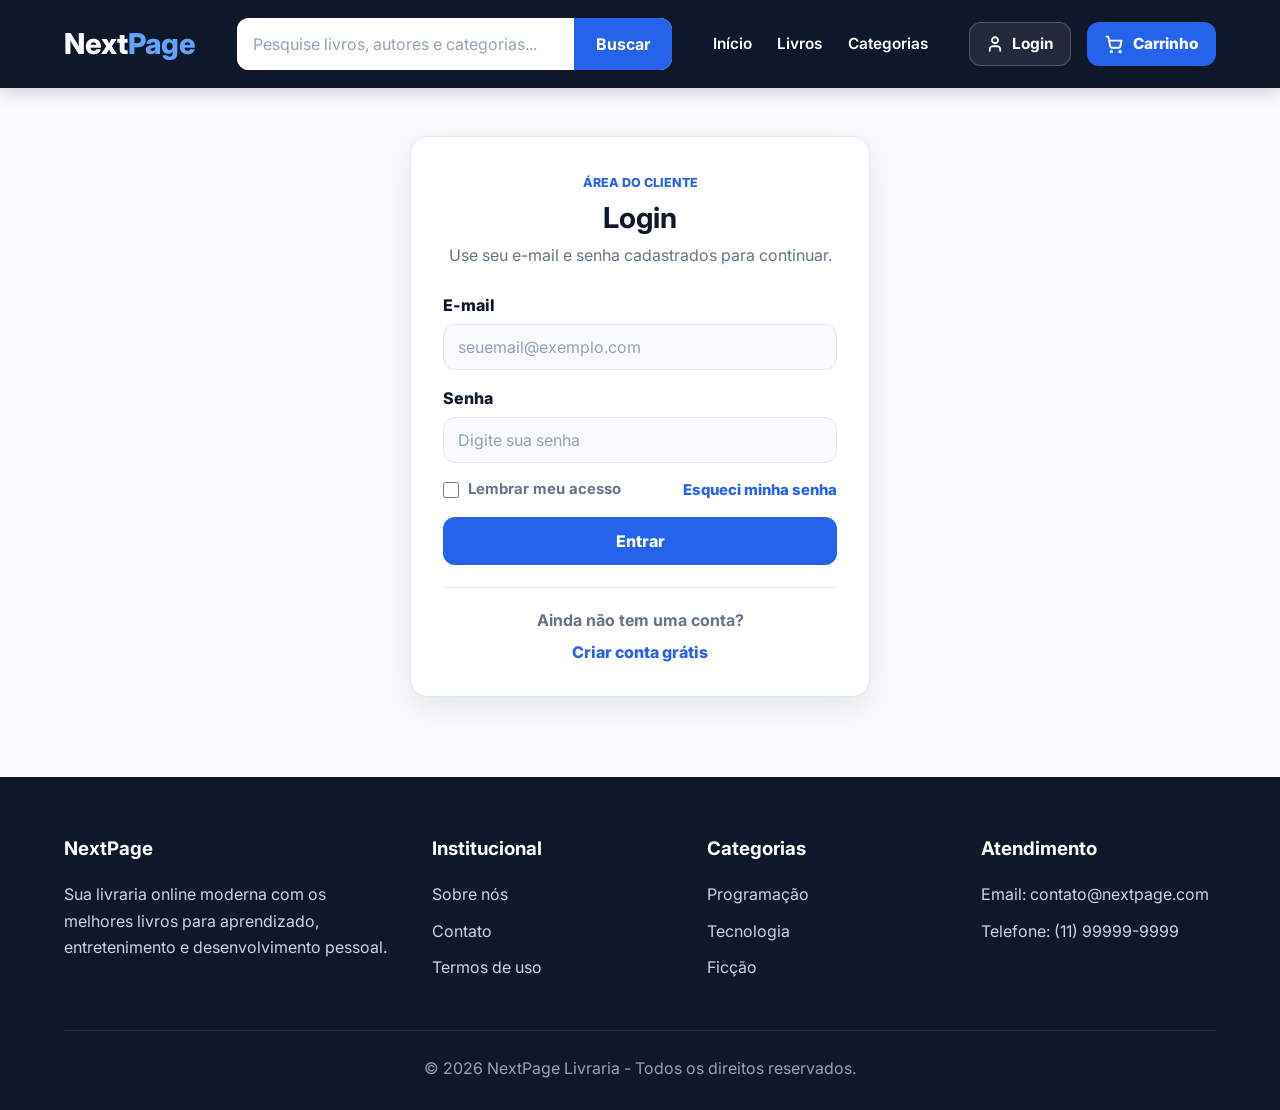
<file: LivrariaPIM/wwwroot/pages/pedido-confirmado.html>
<!DOCTYPE html>
<html lang="pt-BR">
<head>
  <meta charset="UTF-8">
  <meta name="viewport" content="width=device-width, initial-scale=1.0">
  <title>Pedido Confirmado | NextPage</title>

  <link rel="preconnect" href="https://fonts.googleapis.com">
  <link rel="preconnect" href="https://fonts.gstatic.com" crossorigin>
  <link href="https://fonts.googleapis.com/css2?family=Inter:wght@300;400;500;600;700;800&display=swap" rel="stylesheet">
  <link rel="stylesheet" href="css/style.css">
  <link rel="stylesheet" href="css/pedido-confirmado.css">
</head>
<body>
  <header>
    <div class="container barra-navegacao">
      <a class="logo-livraria" href="index.html">
        Next<span>Page</span>
      </a>

      <div class="caixa-pesquisa">
        <input type="search" id="campo-pesquisa" placeholder="Pesquise livros, autores e categorias..." aria-label="Pesquisar livros" autocomplete="off">
        <button type="button" id="btn-pesquisa">Buscar</button>
      </div>

      <button class="btn-hamburguer" id="btn-hamburguer" aria-label="Abrir menu" aria-expanded="false">
        <span></span><span></span><span></span>
      </button>

      <nav class="menu-navegacao" id="menu-navegacao">
        <a href="index.html">Início</a>
        <a href="livros.html">Livros</a>
        <a href="categorias.html">Categorias</a>
      </nav>

      <div class="acoes-navbar">
        <a href="login.html" class="link-login">Login</a>
        <a href="carrinho.html" class="botao-carrinho">Carrinho</a>
      </div>
    </div>
  </header>

  <main class="container pagina-confirmacao">
    <section class="cartao-confirmacao">
      <div class="icone-confirmacao">✓</div>
      <span>Pedido confirmado</span>
      <h1>Compra realizada com sucesso!</h1>
      <p>
        Obrigado por comprar na NextPage. Enviamos os detalhes do pedido para seu e-mail
        e você já pode acompanhar o andamento da entrega.
      </p>

      <div class="acoes-confirmacao">
        <a class="botao-principal" href="livros.html">Continuar comprando</a>
        <a class="botao-secundario-confirmacao" href="contato.html">Acompanhar pedido</a>
      </div>
    </section>

    <section class="grade-confirmacao">
      <div class="detalhes-pedido">
        <div class="cabecalho-confirmacao">
          <span>Resumo</span>
          <h2>Detalhes do pedido</h2>
        </div>

        <dl>
          <div>
            <dt>Número do pedido</dt>
            <dd>#NP-2026-1048</dd>
          </div>

          <div>
            <dt>Data</dt>
            <dd>17/05/2026</dd>
          </div>

          <div>
            <dt>Pagamento</dt>
            <dd>Cartão de crédito</dd>
          </div>

          <div>
            <dt>Entrega</dt>
            <dd>Até 5 dias úteis</dd>
          </div>

          <div>
            <dt>Total</dt>
            <dd>R$ 247,60</dd>
          </div>
        </dl>
      </div>

      <div class="status-pedido">
        <div class="cabecalho-confirmacao">
          <span>Próximos passos</span>
          <h2>Status do pedido</h2>
        </div>

        <div class="linha-status">
          <div class="status ativo">
            <strong>Pedido recebido</strong>
            <span>Estamos preparando sua compra.</span>
          </div>

          <div class="status">
            <strong>Pagamento aprovado</strong>
            <span>Confirmação em processamento.</span>
          </div>

          <div class="status">
            <strong>Pedido enviado</strong>
            <span>Você receberá o código de rastreio.</span>
          </div>
        </div>
      </div>
    </section>

    <section class="livros-confirmados">
      <div class="cabecalho-confirmacao">
        <span>Itens comprados</span>
        <h2>Livros do pedido</h2>
      </div>

      <div class="lista-livros-confirmados">
        <article>
          <img src="assets/img/clean-code.jpg" alt="Capa do livro Clean Code">
          <div>
            <h3>Clean Code</h3>
            <p>Robert C. Martin</p>
          </div>
          <strong>R$ 79,90</strong>
        </article>

        <article>
          <img src="assets/img/python-fluente.jpg" alt="Capa do livro Python Fluente">
          <div>
            <h3>Python Fluente</h3>
            <p>Luciano Ramalho</p>
          </div>
          <strong>R$ 89,90</strong>
        </article>

        <article>
          <img src="assets/img/algoritmos.jpg" alt="Capa do livro Entendendo Algoritmos">
          <div>
            <h3>Entendendo Algoritmos</h3>
            <p>Aditya Bhargava</p>
          </div>
          <strong>R$ 64,90</strong>
        </article>
      </div>
    </section>
  </main>

  <footer>
    <div class="container">
      <div class="conteudo-rodape">
        <div class="coluna-rodape coluna-principal">
          <h3>NextPage</h3>
          <p>
            Sua livraria online moderna com os melhores livros para aprendizado,
            entretenimento e desenvolvimento pessoal.
          </p>
        </div>

        <div class="coluna-rodape">
          <h3>Institucional</h3>
          <a href="sobre.html">Sobre nós</a>
          <a href="contato.html">Contato</a>
          <a href="termos.html">Termos de uso</a>
        </div>

        <div class="coluna-rodape">
          <h3>Categorias</h3>
          <a href="categorias.html">Programação</a>
          <a href="categorias.html">Tecnologia</a>
          <a href="categorias.html">Ficção</a>
        </div>

        <div class="coluna-rodape">
          <h3>Atendimento</h3>
          <p>Email: contato@nextpage.com</p>
          <p>Telefone: (11) 99999-9999</p>
        </div>
      </div>

      <div class="rodape-final">
        © 2026 NextPage Livraria - Todos os direitos reservados.
      </div>
    </div>
  </footer>
  <script src="js/utils.js"></script>
  <script src="js/catalogo.js"></script>
  <script src="js/carrinho.js"></script>
  <script src="js/checkout.js"></script>
  <script src="js/livros.js"></script>
  <script src="js/detalhes.js"></script>
  <script src="js/pesquisa.js"></script>
  <script src="js/auth.js"></script>
  <script>document.addEventListener("DOMContentLoaded", function() { if (!estaLogado()) { window.location.href = "login.html?redirect=" + encodeURIComponent(window.location.pathname.split("/").pop()); } });</script>
  <script src="js/main.js"></script>
</body>
</html>
</file>
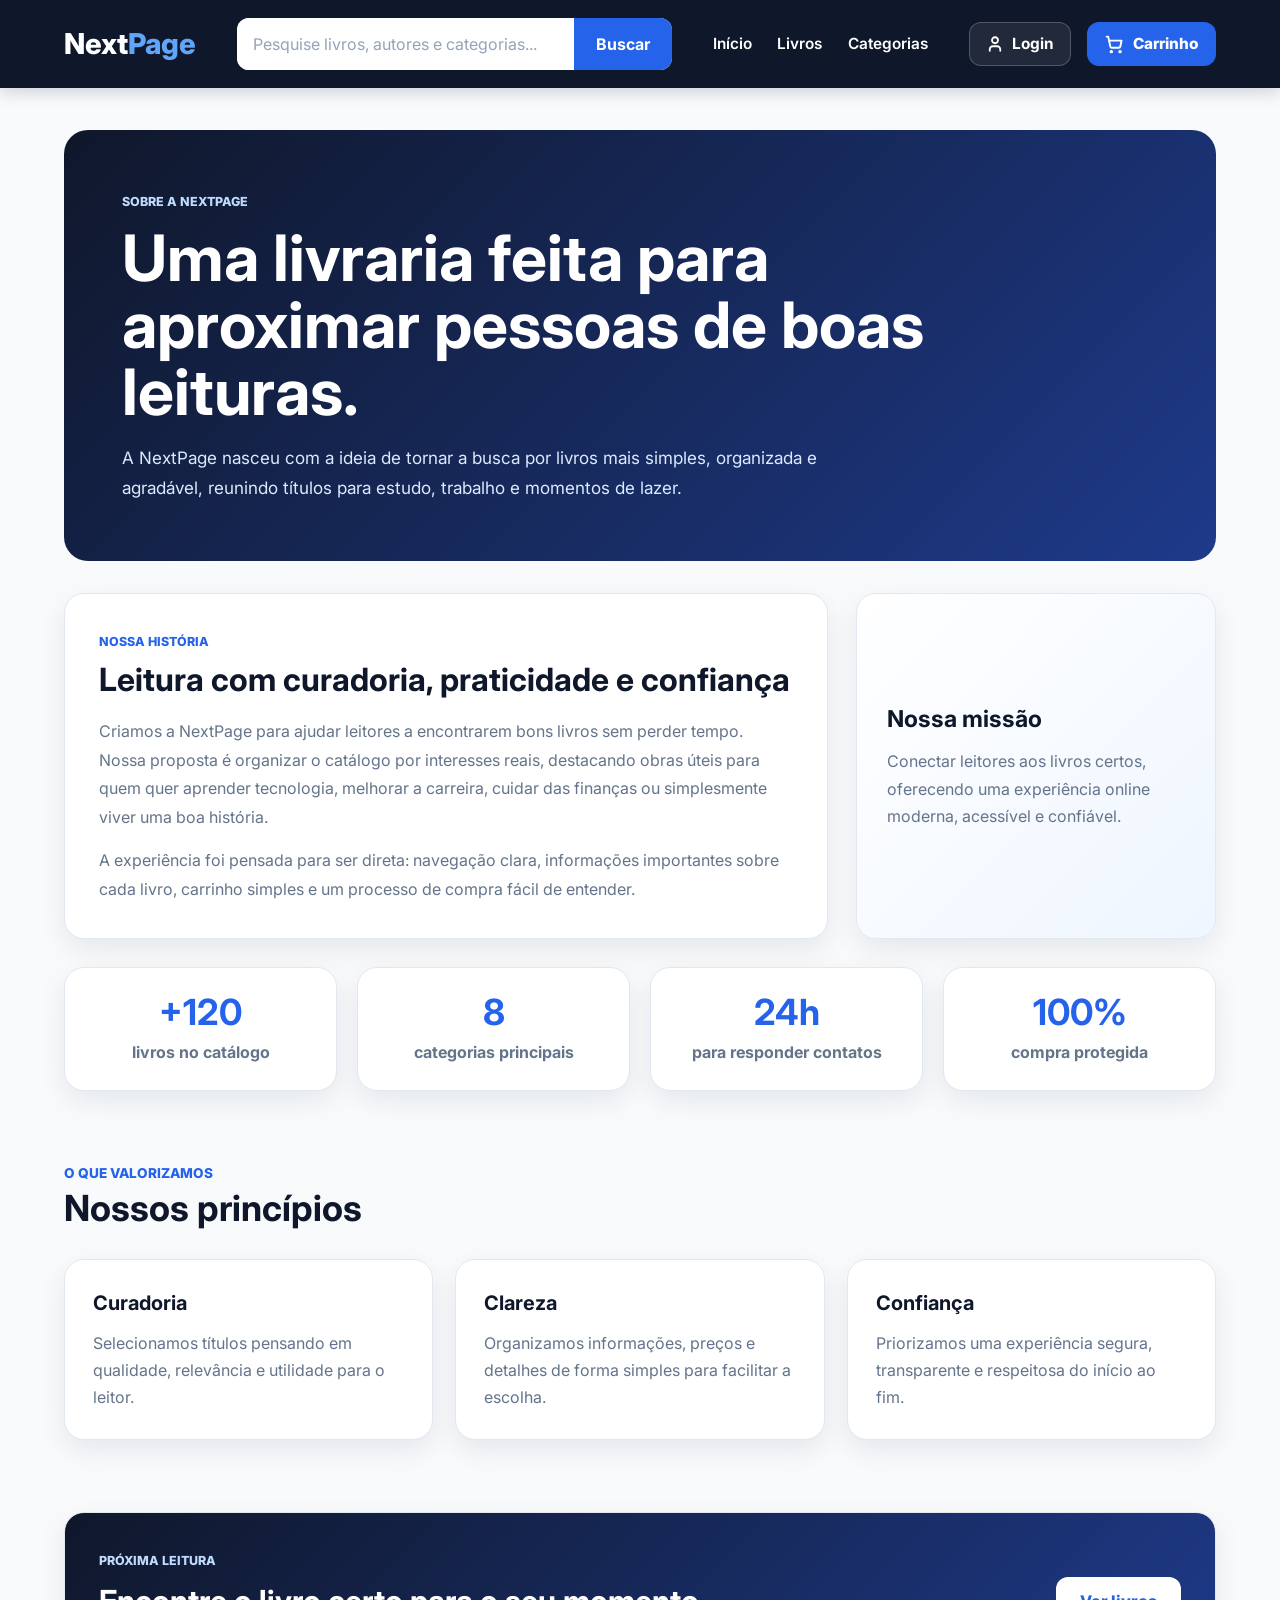
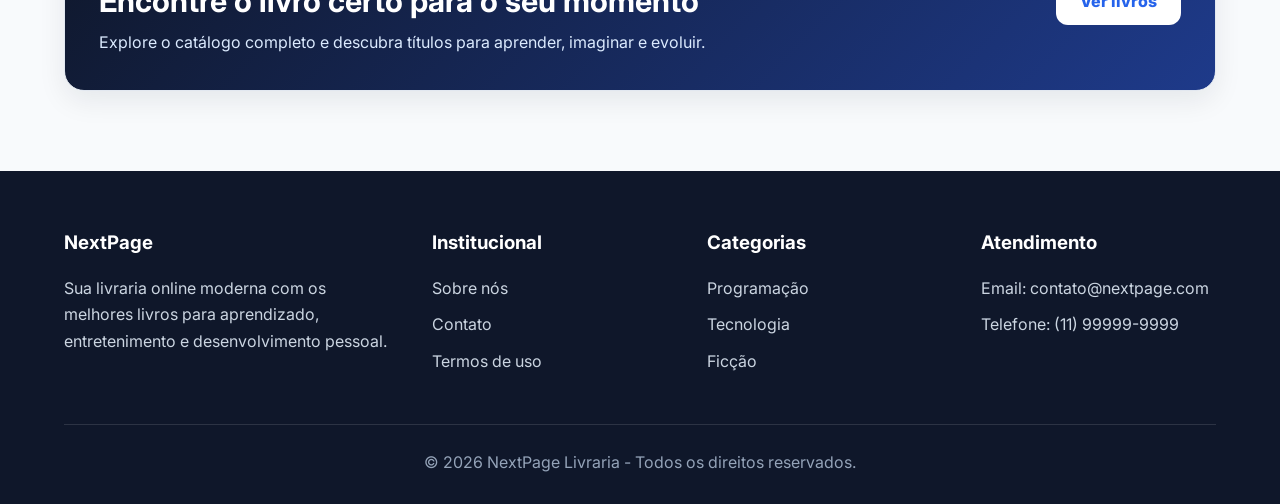
<file: LivrariaPIM/wwwroot/pages/sobre.html>
<!DOCTYPE html>
<html lang="pt-BR">
<head>
  <meta charset="UTF-8">
  <meta name="viewport" content="width=device-width, initial-scale=1.0">
  <title>Sobre Nós | NextPage</title>

  <link rel="preconnect" href="https://fonts.googleapis.com">
  <link rel="preconnect" href="https://fonts.gstatic.com" crossorigin>
  <link href="https://fonts.googleapis.com/css2?family=Inter:wght@300;400;500;600;700;800&display=swap" rel="stylesheet">
  <link rel="stylesheet" href="css/style.css">
  <link rel="stylesheet" href="css/sobre.css">
</head>
<body>
  <header>
    <div class="container barra-navegacao">
      <a class="logo-livraria" href="index.html">
        Next<span>Page</span>
      </a>

      <div class="caixa-pesquisa">
        <input type="search" id="campo-pesquisa" placeholder="Pesquise livros, autores e categorias..." aria-label="Pesquisar livros" autocomplete="off">
        <button type="button" id="btn-pesquisa">Buscar</button>
      </div>

      <button class="btn-hamburguer" id="btn-hamburguer" aria-label="Abrir menu" aria-expanded="false">
        <span></span><span></span><span></span>
      </button>

      <nav class="menu-navegacao" id="menu-navegacao">
        <a href="index.html">Início</a>
        <a href="livros.html">Livros</a>
        <a href="categorias.html">Categorias</a>
      </nav>

      <div class="acoes-navbar">
        <a href="login.html" class="link-login">Login</a>
        <a href="carrinho.html" class="botao-carrinho">Carrinho</a>
      </div>
    </div>
  </header>

  <main class="container pagina-sobre">
    <section class="topo-sobre">
      <div>
        <span>Sobre a NextPage</span>
        <h1>Uma livraria feita para aproximar pessoas de boas leituras.</h1>
        <p>
          A NextPage nasceu com a ideia de tornar a busca por livros mais simples,
          organizada e agradável, reunindo títulos para estudo, trabalho e momentos de lazer.
        </p>
      </div>
    </section>

    <section class="historia-sobre">
      <div class="texto-sobre">
        <span>Nossa história</span>
        <h2>Leitura com curadoria, praticidade e confiança</h2>
        <p>
          Criamos a NextPage para ajudar leitores a encontrarem bons livros sem perder tempo.
          Nossa proposta é organizar o catálogo por interesses reais, destacando obras úteis
          para quem quer aprender tecnologia, melhorar a carreira, cuidar das finanças ou
          simplesmente viver uma boa história.
        </p>
        <p>
          A experiência foi pensada para ser direta: navegação clara, informações importantes
          sobre cada livro, carrinho simples e um processo de compra fácil de entender.
        </p>
      </div>

      <div class="cartao-missao">
        <h3>Nossa missão</h3>
        <p>
          Conectar leitores aos livros certos, oferecendo uma experiência online moderna,
          acessível e confiável.
        </p>
      </div>
    </section>

    <section class="numeros-sobre">
      <div>
        <strong>+120</strong>
        <span>livros no catálogo</span>
      </div>

      <div>
        <strong>8</strong>
        <span>categorias principais</span>
      </div>

      <div>
        <strong>24h</strong>
        <span>para responder contatos</span>
      </div>

      <div>
        <strong>100%</strong>
        <span>compra protegida</span>
      </div>
    </section>

    <section class="valores-sobre">
      <div class="titulo-secao">
        <div>
          <span>O que valorizamos</span>
          <h2>Nossos princípios</h2>
        </div>
      </div>

      <div class="grade-valores">
        <article>
          <h3>Curadoria</h3>
          <p>Selecionamos títulos pensando em qualidade, relevância e utilidade para o leitor.</p>
        </article>

        <article>
          <h3>Clareza</h3>
          <p>Organizamos informações, preços e detalhes de forma simples para facilitar a escolha.</p>
        </article>

        <article>
          <h3>Confiança</h3>
          <p>Priorizamos uma experiência segura, transparente e respeitosa do início ao fim.</p>
        </article>
      </div>
    </section>

    <section class="chamada-sobre">
      <div>
        <span>Próxima leitura</span>
        <h2>Encontre o livro certo para o seu momento</h2>
        <p>Explore o catálogo completo e descubra títulos para aprender, imaginar e evoluir.</p>
      </div>

      <a href="livros.html">Ver livros</a>
    </section>
  </main>

  <footer>
    <div class="container">
      <div class="conteudo-rodape">
        <div class="coluna-rodape coluna-principal">
          <h3>NextPage</h3>
          <p>
            Sua livraria online moderna com os melhores livros para aprendizado,
            entretenimento e desenvolvimento pessoal.
          </p>
        </div>

        <div class="coluna-rodape">
          <h3>Institucional</h3>
          <a href="sobre.html">Sobre nós</a>
          <a href="contato.html">Contato</a>
          <a href="termos.html">Termos de uso</a>
        </div>

        <div class="coluna-rodape">
          <h3>Categorias</h3>
          <a href="categorias.html">Programação</a>
          <a href="categorias.html">Tecnologia</a>
          <a href="categorias.html">Ficção</a>
        </div>

        <div class="coluna-rodape">
          <h3>Atendimento</h3>
          <p>Email: contato@nextpage.com</p>
          <p>Telefone: (11) 99999-9999</p>
        </div>
      </div>

      <div class="rodape-final">
        © 2026 NextPage Livraria - Todos os direitos reservados.
      </div>
    </div>
  </footer>
  <script src="js/utils.js"></script>
  <script src="js/catalogo.js"></script>
  <script src="js/carrinho.js"></script>
  <script src="js/checkout.js"></script>
  <script src="js/livros.js"></script>
  <script src="js/detalhes.js"></script>
  <script src="js/pesquisa.js"></script>
  <script src="js/auth.js"></script>
  <script src="js/main.js"></script>
</body>
</html>
</file>
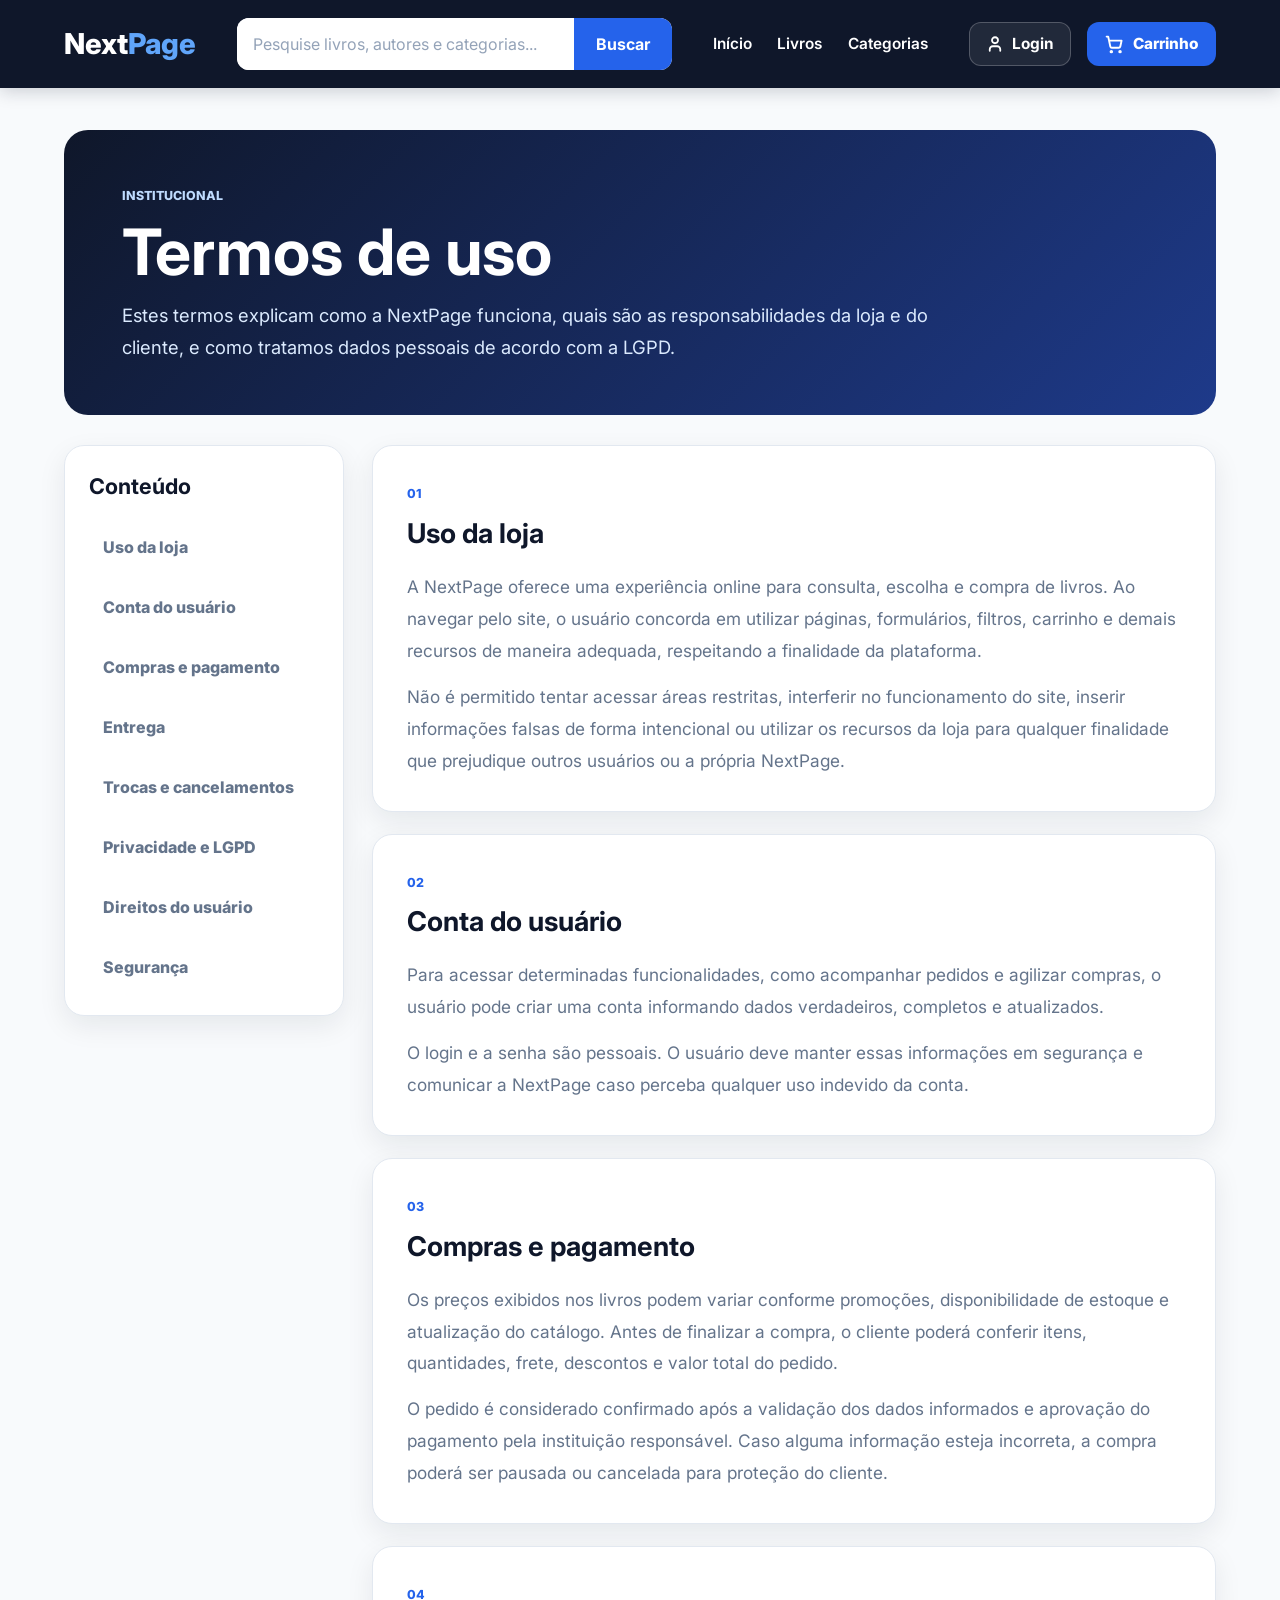
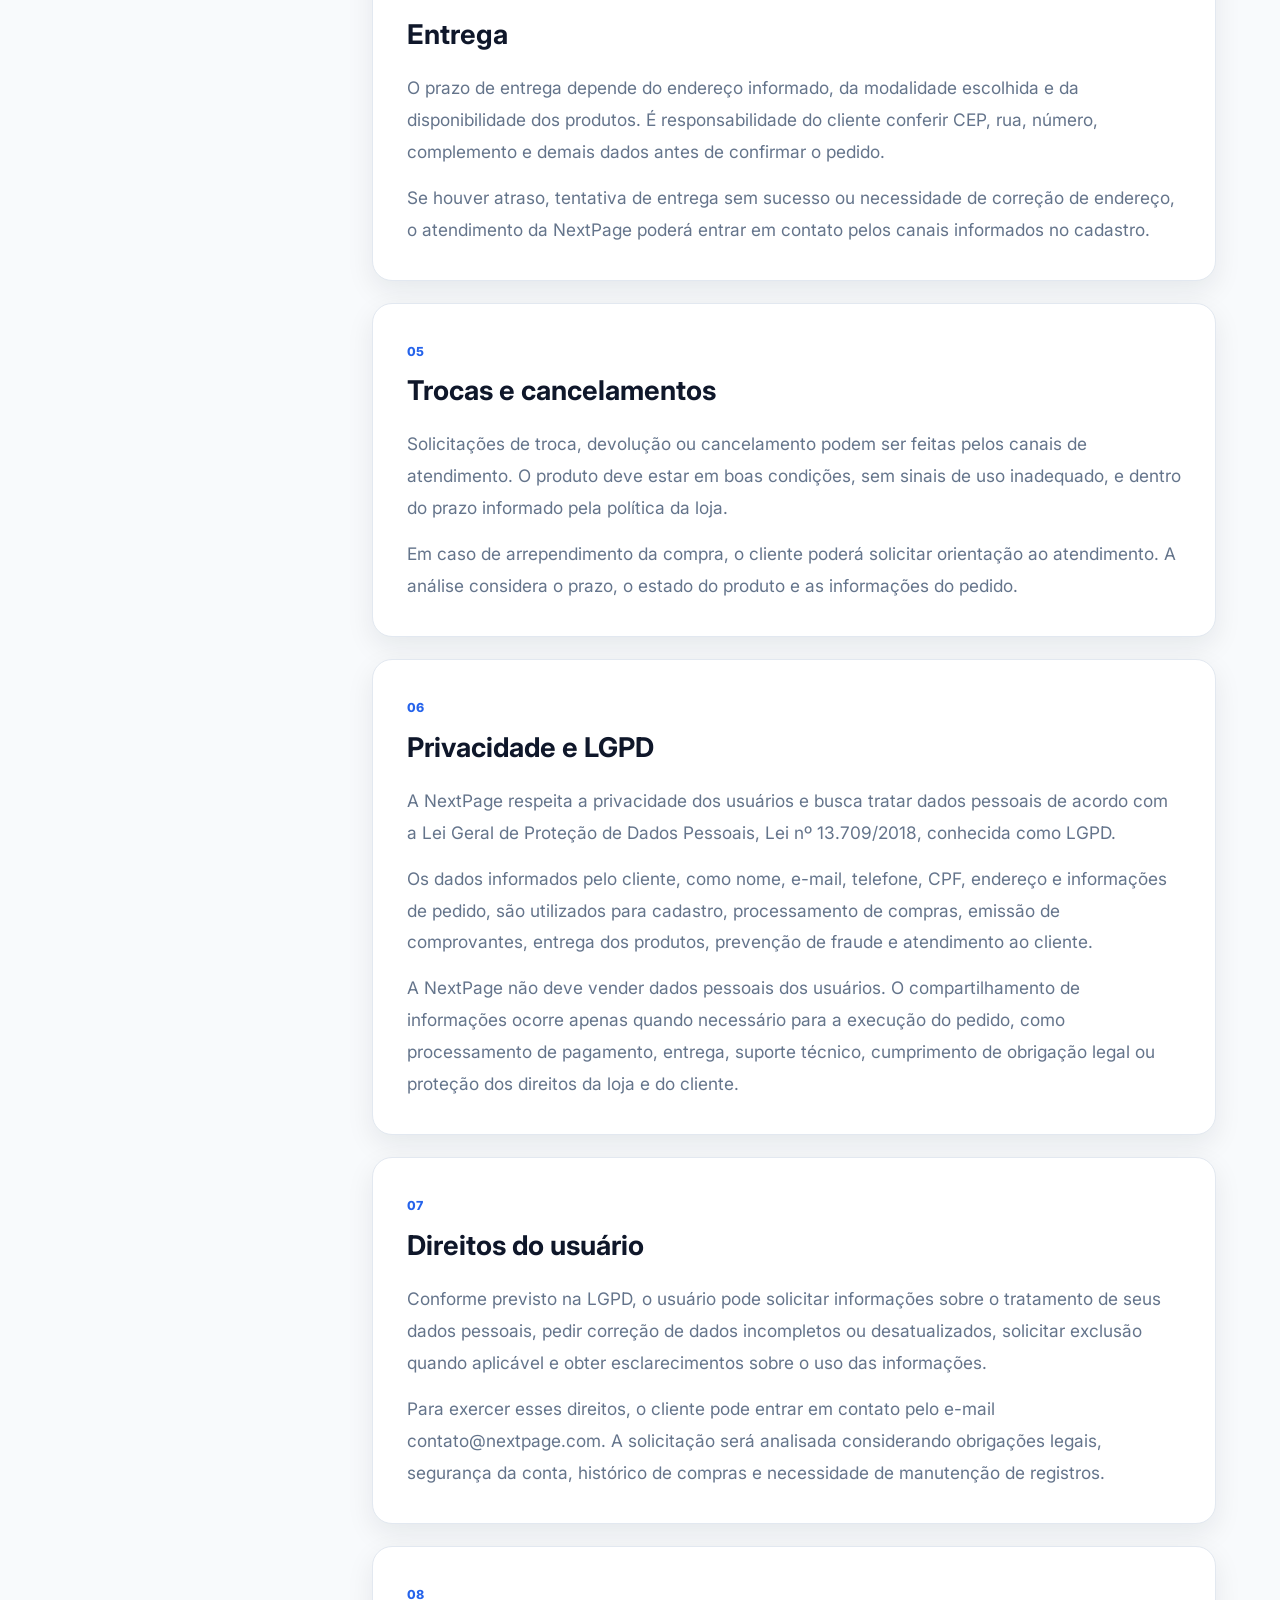
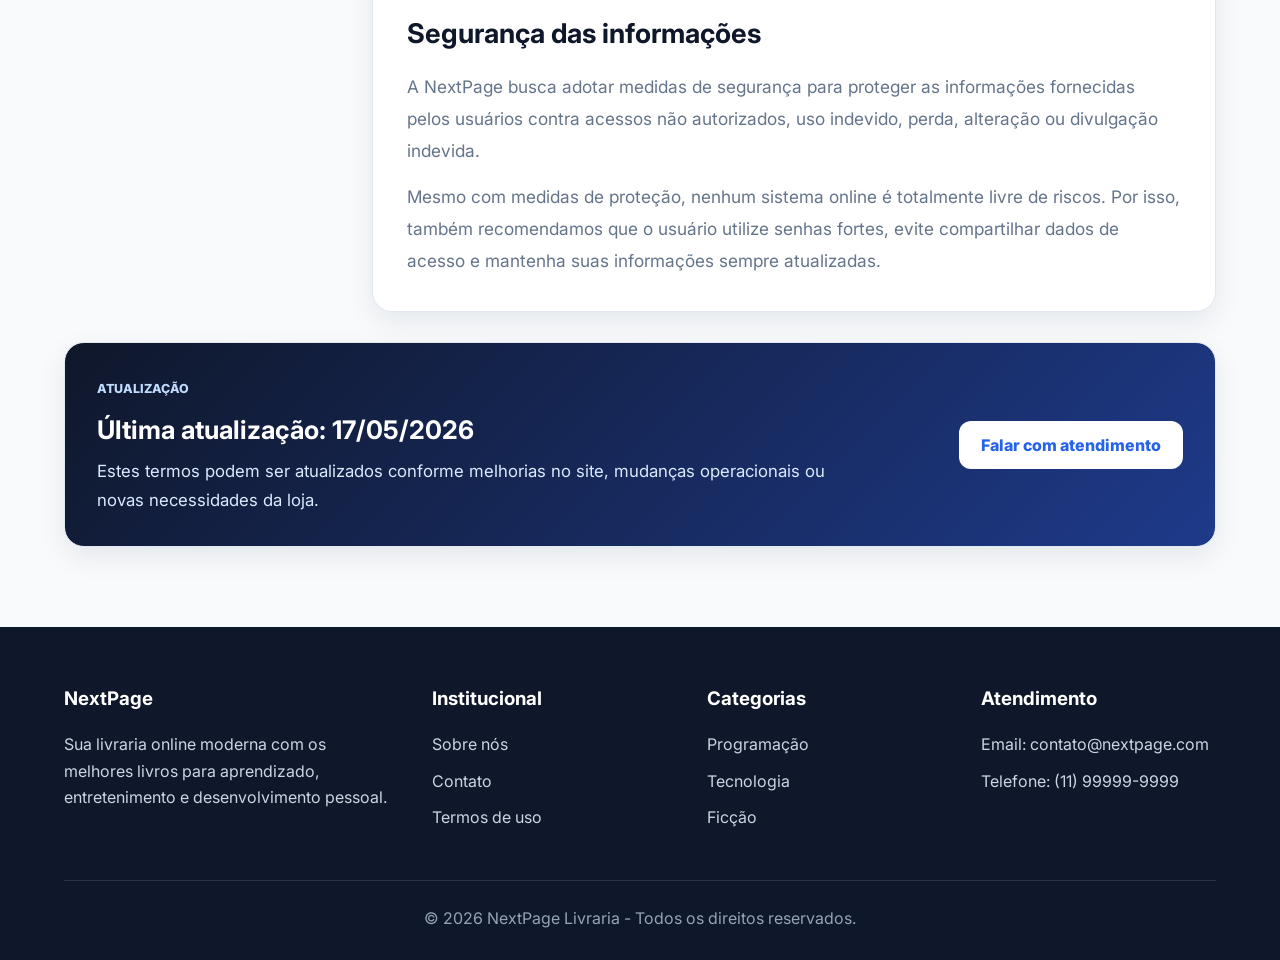
<file: LivrariaPIM/wwwroot/pages/termos.html>
<!DOCTYPE html>
<html lang="pt-BR">
<head>
  <meta charset="UTF-8">
  <meta name="viewport" content="width=device-width, initial-scale=1.0">
  <title>Termos de Uso | NextPage</title>

  <link rel="preconnect" href="https://fonts.googleapis.com">
  <link rel="preconnect" href="https://fonts.gstatic.com" crossorigin>
  <link href="https://fonts.googleapis.com/css2?family=Inter:wght@300;400;500;600;700;800&display=swap" rel="stylesheet">
  <link rel="stylesheet" href="css/style.css">
  <link rel="stylesheet" href="css/termos.css">
</head>
<body>
  <header>
    <div class="container barra-navegacao">
      <a class="logo-livraria" href="index.html">
        Next<span>Page</span>
      </a>

      <div class="caixa-pesquisa">
        <input type="search" id="campo-pesquisa" placeholder="Pesquise livros, autores e categorias..." aria-label="Pesquisar livros" autocomplete="off">
        <button type="button" id="btn-pesquisa">Buscar</button>
      </div>

      <button class="btn-hamburguer" id="btn-hamburguer" aria-label="Abrir menu" aria-expanded="false">
        <span></span><span></span><span></span>
      </button>

      <nav class="menu-navegacao" id="menu-navegacao">
        <a href="index.html">Início</a>
        <a href="livros.html">Livros</a>
        <a href="categorias.html">Categorias</a>
      </nav>

      <div class="acoes-navbar">
        <a href="login.html" class="link-login">Login</a>
        <a href="carrinho.html" class="botao-carrinho">Carrinho</a>
      </div>
    </div>
  </header>

  <main class="container pagina-termos">
    <section class="topo-termos">
      <div>
        <span>Institucional</span>
        <h1>Termos de uso</h1>
        <p>
          Estes termos explicam como a NextPage funciona, quais são as responsabilidades
          da loja e do cliente, e como tratamos dados pessoais de acordo com a LGPD.
        </p>
      </div>
    </section>

    <section class="layout-termos">
      <aside class="indice-termos">
        <h2>Conteúdo</h2>
        <a href="#uso">Uso da loja</a>
        <a href="#conta">Conta do usuário</a>
        <a href="#compras">Compras e pagamento</a>
        <a href="#entrega">Entrega</a>
        <a href="#trocas">Trocas e cancelamentos</a>
        <a href="#privacidade">Privacidade e LGPD</a>
        <a href="#direitos">Direitos do usuário</a>
        <a href="#seguranca">Segurança</a>
      </aside>

      <div class="conteudo-termos">
        <article id="uso" class="bloco-termo">
          <span>01</span>
          <h2>Uso da loja</h2>
          <p>
            A NextPage oferece uma experiência online para consulta, escolha e compra de livros.
            Ao navegar pelo site, o usuário concorda em utilizar páginas, formulários, filtros,
            carrinho e demais recursos de maneira adequada, respeitando a finalidade da plataforma.
          </p>
          <p>
            Não é permitido tentar acessar áreas restritas, interferir no funcionamento do site,
            inserir informações falsas de forma intencional ou utilizar os recursos da loja para
            qualquer finalidade que prejudique outros usuários ou a própria NextPage.
          </p>
        </article>

        <article id="conta" class="bloco-termo">
          <span>02</span>
          <h2>Conta do usuário</h2>
          <p>
            Para acessar determinadas funcionalidades, como acompanhar pedidos e agilizar compras,
            o usuário pode criar uma conta informando dados verdadeiros, completos e atualizados.
          </p>
          <p>
            O login e a senha são pessoais. O usuário deve manter essas informações em segurança
            e comunicar a NextPage caso perceba qualquer uso indevido da conta.
          </p>
        </article>

        <article id="compras" class="bloco-termo">
          <span>03</span>
          <h2>Compras e pagamento</h2>
          <p>
            Os preços exibidos nos livros podem variar conforme promoções, disponibilidade de estoque
            e atualização do catálogo. Antes de finalizar a compra, o cliente poderá conferir itens,
            quantidades, frete, descontos e valor total do pedido.
          </p>
          <p>
            O pedido é considerado confirmado após a validação dos dados informados e aprovação do
            pagamento pela instituição responsável. Caso alguma informação esteja incorreta, a compra
            poderá ser pausada ou cancelada para proteção do cliente.
          </p>
        </article>

        <article id="entrega" class="bloco-termo">
          <span>04</span>
          <h2>Entrega</h2>
          <p>
            O prazo de entrega depende do endereço informado, da modalidade escolhida e da disponibilidade
            dos produtos. É responsabilidade do cliente conferir CEP, rua, número, complemento e demais
            dados antes de confirmar o pedido.
          </p>
          <p>
            Se houver atraso, tentativa de entrega sem sucesso ou necessidade de correção de endereço,
            o atendimento da NextPage poderá entrar em contato pelos canais informados no cadastro.
          </p>
        </article>

        <article id="trocas" class="bloco-termo">
          <span>05</span>
          <h2>Trocas e cancelamentos</h2>
          <p>
            Solicitações de troca, devolução ou cancelamento podem ser feitas pelos canais de atendimento.
            O produto deve estar em boas condições, sem sinais de uso inadequado, e dentro do prazo
            informado pela política da loja.
          </p>
          <p>
            Em caso de arrependimento da compra, o cliente poderá solicitar orientação ao atendimento.
            A análise considera o prazo, o estado do produto e as informações do pedido.
          </p>
        </article>

        <article id="privacidade" class="bloco-termo">
          <span>06</span>
          <h2>Privacidade e LGPD</h2>
          <p>
            A NextPage respeita a privacidade dos usuários e busca tratar dados pessoais de acordo com
            a Lei Geral de Proteção de Dados Pessoais, Lei nº 13.709/2018, conhecida como LGPD.
          </p>
          <p>
            Os dados informados pelo cliente, como nome, e-mail, telefone, CPF, endereço e informações
            de pedido, são utilizados para cadastro, processamento de compras, emissão de comprovantes,
            entrega dos produtos, prevenção de fraude e atendimento ao cliente.
          </p>
          <p>
            A NextPage não deve vender dados pessoais dos usuários. O compartilhamento de informações
            ocorre apenas quando necessário para a execução do pedido, como processamento de pagamento,
            entrega, suporte técnico, cumprimento de obrigação legal ou proteção dos direitos da loja
            e do cliente.
          </p>
        </article>

        <article id="direitos" class="bloco-termo">
          <span>07</span>
          <h2>Direitos do usuário</h2>
          <p>
            Conforme previsto na LGPD, o usuário pode solicitar informações sobre o tratamento de seus
            dados pessoais, pedir correção de dados incompletos ou desatualizados, solicitar exclusão
            quando aplicável e obter esclarecimentos sobre o uso das informações.
          </p>
          <p>
            Para exercer esses direitos, o cliente pode entrar em contato pelo e-mail
            contato@nextpage.com. A solicitação será analisada considerando obrigações legais,
            segurança da conta, histórico de compras e necessidade de manutenção de registros.
          </p>
        </article>

        <article id="seguranca" class="bloco-termo">
          <span>08</span>
          <h2>Segurança das informações</h2>
          <p>
            A NextPage busca adotar medidas de segurança para proteger as informações fornecidas pelos
            usuários contra acessos não autorizados, uso indevido, perda, alteração ou divulgação indevida.
          </p>
          <p>
            Mesmo com medidas de proteção, nenhum sistema online é totalmente livre de riscos. Por isso,
            também recomendamos que o usuário utilize senhas fortes, evite compartilhar dados de acesso
            e mantenha suas informações sempre atualizadas.
          </p>
        </article>
      </div>
    </section>

    <section class="aviso-termos">
      <div>
        <span>Atualização</span>
        <h2>Última atualização: 17/05/2026</h2>
        <p>
          Estes termos podem ser atualizados conforme melhorias no site, mudanças operacionais
          ou novas necessidades da loja.
        </p>
      </div>

      <a href="contato.html">Falar com atendimento</a>
    </section>
  </main>

  <footer>
    <div class="container">
      <div class="conteudo-rodape">
        <div class="coluna-rodape coluna-principal">
          <h3>NextPage</h3>
          <p>
            Sua livraria online moderna com os melhores livros para aprendizado,
            entretenimento e desenvolvimento pessoal.
          </p>
        </div>

        <div class="coluna-rodape">
          <h3>Institucional</h3>
          <a href="sobre.html">Sobre nós</a>
          <a href="contato.html">Contato</a>
          <a href="termos.html">Termos de uso</a>
        </div>

        <div class="coluna-rodape">
          <h3>Categorias</h3>
          <a href="categorias.html">Programação</a>
          <a href="categorias.html">Tecnologia</a>
          <a href="categorias.html">Ficção</a>
        </div>

        <div class="coluna-rodape">
          <h3>Atendimento</h3>
          <p>Email: contato@nextpage.com</p>
          <p>Telefone: (11) 99999-9999</p>
        </div>
      </div>

      <div class="rodape-final">
        © 2026 NextPage Livraria - Todos os direitos reservados.
      </div>
    </div>
  </footer>
  <script src="js/utils.js"></script>
  <script src="js/catalogo.js"></script>
  <script src="js/carrinho.js"></script>
  <script src="js/checkout.js"></script>
  <script src="js/livros.js"></script>
  <script src="js/detalhes.js"></script>
  <script src="js/pesquisa.js"></script>
  <script src="js/auth.js"></script>
  <script src="js/main.js"></script>
</body>
</html>
</file>
<file: LivrariaPIM/wwwroot/pages/css/style.css>
:root {
  --azul-escuro: #0f172a;
  --azul-medio: #1e3a8a;
  --azul: #2563eb;
  --azul-claro: #60a5fa;
  --fundo: #f8fafc;
  --branco: #ffffff;
  --texto: #0f172a;
  --texto-suave: #64748b;
  --borda: #e2e8f0;
  --sombra: 0 10px 28px rgba(15, 23, 42, 0.08);
  --sombra-hover: 0 16px 36px rgba(15, 23, 42, 0.14);
  --raio: 16px;
}

* {
  margin: 0;
  padding: 0;
  box-sizing: border-box;
}

html {
  scroll-behavior: smooth;
}

body {
  background-color: var(--fundo);
  color: var(--texto);
  font-family: "Inter", Arial, sans-serif;
  line-height: 1.5;
}

a {
  color: inherit;
  text-decoration: none;
}

button,
input {
  font: inherit;
}

button {
  cursor: pointer;
}

img {
  display: block;
  max-width: 100%;
}

.container {
  width: 90%;
  max-width: 1400px;
  margin: 0 auto;
}

header {
  position: sticky;
  top: 0;
  z-index: 1000;
  padding: 18px 0;
  background-color: var(--azul-escuro);
  box-shadow: 0 4px 16px rgba(15, 23, 42, 0.18);
}

.barra-navegacao {
  display: flex;
  align-items: center;
  justify-content: space-between;
  gap: clamp(28px, 3.2vw, 58px);
  width: 100%;
  max-width: none;
  margin: 0;
  padding-right: 5%;
  padding-left: 5%;
}

.logo-livraria {
  flex: 0 0 auto;
  color: var(--branco);
  font-size: 1.8rem;
  font-weight: 800;
  white-space: nowrap;
}

.logo-livraria span {
  color: var(--azul-claro);
}

.caixa-pesquisa {
  flex: 1 1 520px;
  display: flex;
  max-width: 720px;
  border-radius: 12px;
  overflow: hidden;
  background-color: var(--branco);
}

.caixa-pesquisa input {
  width: 100%;
  min-width: 0;
  padding: 14px 16px;
  border: 0;
  color: var(--texto);
  outline: 0;
}

.caixa-pesquisa input::placeholder {
  color: #94a3b8;
}

.caixa-pesquisa button {
  border: 0;
  padding: 0 22px;
  background-color: var(--azul);
  color: var(--branco);
  font-weight: 700;
  transition: background-color 0.25s ease;
}

.caixa-pesquisa button:hover {
  background-color: #1d4ed8;
}

.menu-navegacao {
  display: flex;
  align-items: center;
  gap: clamp(22px, 2vw, 36px);
  color: var(--branco);
  font-size: 0.96rem;
  font-weight: 600;
  white-space: nowrap;
}

.menu-navegacao a {
  transition: color 0.25s ease;
}

.menu-navegacao a:hover,
.menu-navegacao .pagina-ativa {
  color: var(--azul-claro);
}

.acoes-navbar {
  flex: 0 0 auto;
  display: flex;
  align-items: center;
  gap: 16px;
  margin-left: auto;
  white-space: nowrap;
}

.link-login {
  display: inline-flex;
  align-items: center;
  justify-content: center;
  gap: 8px;
  min-height: 44px;
  padding: 0 16px;
  border: 1px solid rgba(255, 255, 255, 0.22);
  border-radius: 12px;
  background-color: rgba(255, 255, 255, 0.08);
  color: var(--branco);
  font-size: 0.96rem;
  font-weight: 700;
  transition: transform 0.25s ease, border-color 0.25s ease, background-color 0.25s ease, color 0.25s ease;
}

.link-login::before {
  content: "";
  width: 18px;
  height: 18px;
  background-color: currentColor;
  mask: url("data:image/svg+xml,%3Csvg xmlns='http://www.w3.org/2000/svg' width='24' height='24' viewBox='0 0 24 24' fill='none' stroke='black' stroke-width='2.4' stroke-linecap='round' stroke-linejoin='round'%3E%3Cpath d='M19 21v-2a4 4 0 0 0-4-4H9a4 4 0 0 0-4 4v2'/%3E%3Ccircle cx='12' cy='7' r='4'/%3E%3C/svg%3E") center / contain no-repeat;
}

.link-login:hover,
.link-login.pagina-ativa {
  transform: translateY(-2px);
  border-color: rgba(96, 165, 250, 0.72);
  background-color: rgba(96, 165, 250, 0.16);
  color: var(--branco);
}

.botao-carrinho {
  display: inline-flex;
  align-items: center;
  justify-content: center;
  gap: 9px;
  min-height: 44px;
  padding: 0 18px;
  border-radius: 12px;
  background-color: var(--azul);
  color: var(--branco);
  font-size: 0.96rem;
  font-weight: 800;
  transition: transform 0.25s ease, background-color 0.25s ease;
}

.botao-carrinho::before {
  content: "";
  width: 19px;
  height: 19px;
  background-color: currentColor;
  mask: url("data:image/svg+xml,%3Csvg xmlns='http://www.w3.org/2000/svg' width='24' height='24' viewBox='0 0 24 24' fill='none' stroke='black' stroke-width='2.4' stroke-linecap='round' stroke-linejoin='round'%3E%3Ccircle cx='8' cy='21' r='1'/%3E%3Ccircle cx='19' cy='21' r='1'/%3E%3Cpath d='M2.05 2.05h2l2.66 12.42a2 2 0 0 0 2 1.58h8.66a2 2 0 0 0 1.95-1.57l1.65-7.43H5.12'/%3E%3C/svg%3E") center / contain no-repeat;
}

.badge-carrinho {
  display: inline-flex;
  align-items: center;
  justify-content: center;
  min-width: 22px;
  height: 22px;
  padding: 0 7px;
  border-radius: 999px;
  background-color: var(--branco);
  color: var(--azul);
  font-size: 0.78rem;
  font-weight: 800;
}

.texto-carrinho {
  line-height: 1;
}

.botao-carrinho:hover,
.botao-carrinho.pagina-ativa {
  transform: translateY(-2px);
  background-color: #1d4ed8;
}

.banner-principal {
  display: flex;
  align-items: center;
  justify-content: space-between;
  gap: 48px;
  margin-top: 42px;
  padding: 66px;
  overflow: hidden;
  border-radius: 24px;
  background: linear-gradient(135deg, var(--azul-escuro), var(--azul-medio));
  color: var(--branco);
}

.texto-banner {
  max-width: 620px;
}

.etiqueta-banner {
  display: inline-block;
  margin-bottom: 18px;
  padding: 8px 12px;
  border-radius: 999px;
  background-color: rgba(96, 165, 250, 0.16);
  color: #bfdbfe;
  font-size: 0.78rem;
  font-weight: 800;
  text-transform: uppercase;
}

.texto-banner h1 {
  max-width: 720px;
  margin-bottom: 20px;
  font-size: clamp(2.3rem, 5vw, 3.8rem);
  line-height: 1.08;
}

.texto-banner p {
  max-width: 620px;
  margin-bottom: 30px;
  color: #dbeafe;
  font-size: 1.08rem;
  line-height: 1.75;
}

.botao-banner,
.informacoes-livro button {
  display: inline-flex;
  align-items: center;
  justify-content: center;
  border: 0;
  border-radius: 12px;
  font-weight: 800;
  transition: transform 0.25s ease, background-color 0.25s ease;
}

.botao-banner {
  min-height: 50px;
  padding: 0 28px;
  background-color: var(--azul);
  color: var(--branco);
}

.botao-banner:hover,
.informacoes-livro button:hover {
  transform: translateY(-3px);
  background-color: #1d4ed8;
}

.imagem-banner {
  flex: 0 0 340px;
}

.imagem-banner img {
  width: 100%;
  aspect-ratio: 4 / 5;
  border-radius: 18px;
  object-fit: cover;
  box-shadow: 0 18px 45px rgba(0, 0, 0, 0.36);
}

.titulo-secao {
  display: flex;
  align-items: flex-end;
  justify-content: space-between;
  gap: 20px;
  margin: 72px 0 30px;
}

.titulo-secao span {
  display: block;
  margin-bottom: 6px;
  color: var(--azul);
  font-size: 0.85rem;
  font-weight: 800;
  text-transform: uppercase;
}

.titulo-secao h2 {
  color: var(--azul-escuro);
  font-size: clamp(1.8rem, 3vw, 2.25rem);
  line-height: 1.1;
}

.titulo-secao a {
  color: var(--azul);
  font-weight: 800;
}

.titulo-secao a:hover {
  color: #1d4ed8;
}

.grade-livros {
  display: grid;
  grid-template-columns: repeat(auto-fill, minmax(240px, 1fr));
  gap: 28px;
  margin-bottom: 80px;
}

.card-livro {
  position: relative;
  display: flex;
  min-height: 100%;
  flex-direction: column;
  overflow: hidden;
  border: 1px solid var(--borda);
  border-radius: var(--raio);
  background-color: var(--branco);
  box-shadow: var(--sombra);
  cursor: pointer;
  transition: transform 0.3s ease, border-color 0.3s ease, box-shadow 0.3s ease;
}

.card-livro:hover {
  transform: translateY(-8px);
  border-color: rgba(37, 99, 235, 0.38);
  box-shadow: var(--sombra-hover);
}

.card-livro::after {
  content: "";
  position: absolute;
  inset: 0;
  pointer-events: none;
  background: linear-gradient(180deg, rgba(15, 23, 42, 0) 45%, rgba(15, 23, 42, 0.16) 100%);
  opacity: 0;
  transition: opacity 0.25s ease;
}

.card-livro:hover::after {
  opacity: 1;
}

.link-detalhes-livro {
  position: absolute;
  right: 16px;
  top: 16px;
  z-index: 2;
  display: inline-flex;
  align-items: center;
  justify-content: center;
  min-height: 38px;
  padding: 0 14px;
  border-radius: 10px;
  background-color: var(--branco);
  color: var(--azul-escuro);
  font-size: 0.86rem;
  font-weight: 800;
  box-shadow: 0 10px 24px rgba(15, 23, 42, 0.18);
  opacity: 0;
  transform: translateY(8px);
  transition: opacity 0.25s ease, transform 0.25s ease, color 0.25s ease;
}

.card-livro:hover .link-detalhes-livro,
.card-livro:focus-within .link-detalhes-livro {
  opacity: 1;
  transform: translateY(0);
}

.link-detalhes-livro:hover {
  color: var(--azul);
}

.modal-detalhes-livro {
  position: fixed;
  inset: 0;
  z-index: 3000;
  display: flex;
  align-items: center;
  justify-content: center;
  padding: 24px;
  background-color: rgba(15, 23, 42, 0.62);
}

.conteudo-modal-livro {
  position: relative;
  display: grid;
  grid-template-columns: minmax(140px, 220px) minmax(0, 1fr);
  gap: 24px;
  width: min(760px, 100%);
  padding: 28px;
  border-radius: 14px;
  background-color: var(--branco);
  box-shadow: 0 24px 64px rgba(15, 23, 42, 0.3);
}

.conteudo-modal-livro img {
  width: 100%;
  aspect-ratio: 3 / 4;
  border-radius: 10px;
  object-fit: contain;
  background-color: #dbeafe;
}

.conteudo-modal-livro h2 {
  margin-top: 12px;
  color: var(--azul-escuro);
  font-size: 1.6rem;
  line-height: 1.2;
}

.conteudo-modal-livro p {
  margin-top: 6px;
  color: var(--texto-suave);
}

.conteudo-modal-livro strong {
  display: block;
  margin-top: 18px;
  color: var(--azul);
  font-size: 1.8rem;
  line-height: 1;
}

.conteudo-modal-livro small {
  display: block;
  margin-top: 8px;
  color: var(--texto-suave);
  font-weight: 700;
}

.descricao-modal-livro {
  line-height: 1.7;
}

.caracteristicas-modal-livro {
  display: grid;
  gap: 8px;
  margin-top: 16px;
  padding-left: 18px;
  color: var(--texto-suave);
  font-size: 0.95rem;
  font-weight: 600;
}

.caracteristicas-modal-livro + .descricao-modal-livro {
  display: none;
}

.conteudo-modal-livro a {
  display: inline-flex;
  align-items: center;
  justify-content: center;
  min-height: 44px;
  margin-top: 18px;
  padding: 0 18px;
  border-radius: 10px;
  background-color: var(--azul);
  color: var(--branco);
  font-weight: 800;
}

.fechar-modal-livro {
  position: absolute;
  top: 14px;
  right: 14px;
  width: 36px;
  height: 36px;
  border: 0;
  border-radius: 10px;
  background-color: #eff6ff;
  color: var(--azul-escuro);
  font-size: 1.4rem;
  font-weight: 800;
}

.card-livro img {
  width: 100%;
  height: 420px;
  object-fit: contain;
  background-color: #dbeafe;
}

.link-livro {
  display: block;
}

.link-titulo-livro h3 {
  transition: color 0.25s ease;
}

.link-titulo-livro:hover h3 {
  color: var(--azul);
}

.informacoes-livro {
  display: flex;
  flex: 1;
  flex-direction: column;
  padding: 22px;
}

.categoria-livro {
  display: inline-block;
  width: fit-content;
  margin-bottom: 12px;
  padding: 6px 10px;
  border-radius: 999px;
  background-color: #eff6ff;
  color: var(--azul);
  font-size: 0.74rem;
  font-weight: 800;
  text-transform: uppercase;
}

.informacoes-livro h3 {
  color: var(--azul-escuro);
  font-size: 1.2rem;
  line-height: 1.35;
}

.informacoes-livro p {
  margin-top: 4px;
  color: var(--texto-suave);
  font-size: 0.95rem;
}

.area-preco {
  margin-top: auto;
  padding-top: 20px;
}

.preco-livro {
  display: block;
  color: var(--azul);
  font-size: 1.8rem;
  font-weight: 800;
  line-height: 1;
}

.parcelamento {
  display: block;
  margin-top: 7px;
  color: var(--texto-suave);
  font-size: 0.92rem;
  font-weight: 600;
}

.informacoes-livro button {
  width: 100%;
  min-height: 48px;
  margin-top: 20px;
  background-color: var(--azul-escuro);
  color: var(--branco);
}

.lista-categorias {
  display: grid;
  grid-template-columns: repeat(auto-fit, minmax(180px, 1fr));
  gap: 20px;
  margin-bottom: 80px;
}

.card-categoria {
  display: flex;
  align-items: center;
  justify-content: center;
  min-height: 118px;
  padding: 28px 20px;
  border-radius: var(--raio);
  background: linear-gradient(135deg, var(--azul-medio), var(--azul));
  color: var(--branco);
  text-align: center;
  box-shadow: var(--sombra);
  transition: transform 0.25s ease, box-shadow 0.25s ease;
}

.card-categoria:hover {
  transform: translateY(-5px);
  box-shadow: var(--sombra-hover);
}

.card-categoria h3 {
  font-size: 1.18rem;
}

footer {
  margin-top: 80px;
  padding: 58px 0 30px;
  background-color: var(--azul-escuro);
  color: var(--branco);
}

.conteudo-rodape {
  display: grid;
  grid-template-columns: 1.4fr repeat(3, 1fr);
  gap: 40px;
  margin-bottom: 40px;
}

.coluna-rodape h3 {
  margin-bottom: 18px;
}

.coluna-rodape p,
.coluna-rodape a {
  display: block;
  margin-bottom: 10px;
  color: #cbd5e1;
  line-height: 1.65;
}

.coluna-rodape a:hover {
  color: var(--azul-claro);
}

.coluna-principal p {
  max-width: 380px;
}

.rodape-final {
  border-top: 1px solid rgba(255, 255, 255, 0.12);
  padding-top: 25px;
  color: #94a3b8;
  text-align: center;
}

.mensagem-carrinho {
  position: fixed;
  right: 24px;
  bottom: 24px;
  z-index: 2000;
  max-width: min(360px, calc(100% - 48px));
  padding: 14px 18px;
  border-radius: 12px;
  background-color: var(--azul-escuro);
  color: var(--branco);
  font-weight: 800;
  box-shadow: var(--sombra-hover);
  opacity: 0;
  transform: translateY(12px);
  transition: opacity 0.25s ease, transform 0.25s ease;
}

.mensagem-carrinho.visivel {
  opacity: 1;
  transform: translateY(0);
}

/* Toast verde — usado pra confirmações de sucesso (ex: email enviado, status salvo) */
.mensagem-carrinho.sucesso {
  background-color: #16a34a;
  color: #ffffff;
}

.desabilitado {
  pointer-events: none;
  opacity: 0.55;
}

.oculto {
  display: none;
}

/* ── Hamburguer ───────────────────────────────────────────────────── */

.btn-hamburguer {
  display: none;
  flex-direction: column;
  justify-content: center;
  gap: 5px;
  width: 40px;
  height: 40px;
  padding: 6px;
  border: 0;
  border-radius: 8px;
  background: rgba(255,255,255,0.08);
  cursor: pointer;
  flex-shrink: 0;
  margin-left: auto;
  transition: background 0.2s;
}

.btn-hamburguer:hover { background: rgba(255,255,255,0.15); }

.btn-hamburguer span {
  display: block;
  width: 100%;
  height: 2px;
  background: #fff;
  border-radius: 2px;
  transition: transform 0.3s ease, opacity 0.3s ease;
  transform-origin: center;
}

/* Animação X quando aberto */
.btn-hamburguer.aberto span:nth-child(1) { transform: translateY(7px) rotate(45deg); }
.btn-hamburguer.aberto span:nth-child(2) { opacity: 0; transform: scaleX(0); }
.btn-hamburguer.aberto span:nth-child(3) { transform: translateY(-7px) rotate(-45deg); }

/* ── Responsivo — tablet ──────────────────────────────────────────── */

@media (max-width: 1100px) {
  .barra-navegacao {
    flex-wrap: wrap;
    gap: 14px 20px;
    padding-right: 4%;
    padding-left: 4%;
  }

  .caixa-pesquisa {
    order: 3;
    flex-basis: 100%;
    max-width: none;
  }

  .menu-navegacao { margin-left: auto; }
  .acoes-navbar   { margin-left: 0; }

  .banner-principal {
    flex-direction: column;
    text-align: center;
    padding: 52px 32px;
  }

  .texto-banner { max-width: 760px; }

  .imagem-banner {
    flex-basis: auto;
    width: min(340px, 100%);
  }

  .conteudo-rodape {
    grid-template-columns: repeat(2, 1fr);
  }
}

/* ── Responsivo — mobile ─────────────────────────────────────────── */

@media (max-width: 768px) {

  /* Header: logo + hamburguer na mesma linha, resto colapsado */
  .barra-navegacao {
    display: grid;
    grid-template-columns: 1fr auto;
    grid-template-rows: auto;
    align-items: center;
    gap: 0;
    padding: 14px 20px;
  }

  .logo-livraria {
    grid-column: 1;
    grid-row: 1;
    font-size: 1.5rem;
  }

  .btn-hamburguer {
    display: flex;
    grid-column: 2;
    grid-row: 1;
    margin-left: 0;
  }

  /* Pesquisa aparece abaixo da linha logo+hamburguer */
  .caixa-pesquisa {
    grid-column: 1 / -1;
    grid-row: 2;
    order: unset;
    flex-basis: auto;
    width: 100%;
    max-width: none;
    margin-top: 12px;
  }

  /* Nav e ações: ocultas por padrão, surgem com .menu-aberto */
  .menu-navegacao,
  .acoes-navbar {
    grid-column: 1 / -1;
    display: none;
    width: 100%;
    margin: 0;
  }

  .menu-navegacao.menu-aberto,
  .acoes-navbar.menu-aberto {
    display: flex;
  }

  .menu-navegacao {
    grid-row: 3;
    flex-direction: column;
    align-items: stretch;
    gap: 0;
    margin-top: 10px;
    background: rgba(255,255,255,0.05);
    border-radius: 12px;
    overflow: hidden;
    padding: 4px;
  }

  .menu-navegacao a {
    padding: 13px 16px;
    border-radius: 8px;
    font-size: 0.95rem;
    transition: background 0.2s;
  }

  .menu-navegacao a:hover,
  .menu-navegacao .pagina-ativa {
    background: rgba(255,255,255,0.08);
    color: var(--azul-claro);
  }

  .acoes-navbar {
    grid-row: 4;
    justify-content: stretch;
    gap: 10px;
    margin-top: 10px;
    padding-bottom: 4px;
  }

  .link-login,
  .botao-carrinho {
    flex: 1;
    justify-content: center;
  }

  /* Banner */
  .banner-principal {
    margin-top: 20px;
    padding: 36px 22px;
    border-radius: 20px;
  }

  .texto-banner h1 { font-size: 2rem; }
  .texto-banner p  { font-size: 0.95rem; }

  /* Seções */
  .titulo-secao {
    align-items: flex-start;
    flex-direction: column;
    gap: 10px;
  }

  /* Cards */
  .card-livro img { height: 300px; }

  .grade-livros {
    grid-template-columns: repeat(auto-fill, minmax(160px, 1fr));
    gap: 16px;
  }

  /* Footer */
  .conteudo-rodape {
    grid-template-columns: 1fr 1fr;
    gap: 28px 20px;
  }

  .rodape-final { font-size: 0.8rem; }
}

/* ── Responsivo — mobile pequeno ─────────────────────────────────── */

@media (max-width: 480px) {
  .container { width: calc(100% - 24px); }

  .barra-navegacao { padding: 12px 16px; }

  .logo-livraria { font-size: 1.35rem; }

  .caixa-pesquisa {
    border-radius: 10px;
  }

  .caixa-pesquisa input {
    padding: 12px 14px;
    font-size: 0.9rem;
  }

  .caixa-pesquisa button {
    padding: 0 16px;
    font-size: 0.85rem;
  }

  .banner-principal {
    padding: 28px 18px;
    border-radius: 16px;
    gap: 24px;
  }

  .texto-banner h1    { font-size: 1.7rem; }
  .etiqueta-banner    { font-size: 0.78rem; }
  .botao-banner       { width: 100%; text-align: center; }

  .imagem-banner img  { aspect-ratio: 1 / 0.9; }

  .grade-livros {
    grid-template-columns: repeat(2, 1fr);
    gap: 12px;
  }

  .card-livro img { height: 220px; }

  .preco-livro { font-size: 1.5rem; }

  .conteudo-rodape {
    grid-template-columns: 1fr;
    gap: 24px;
  }

  .coluna-rodape h3 { font-size: 1rem; }
}
</file>
<file: LivrariaPIM/wwwroot/pages/css/admin.css>
/* admin.css — Painel administrativo da NextPage */

/* ── Reset e base ──────────────────────────────────────────────── */

.admin-body {
  display: flex;
  min-height: 100vh;
  background: var(--fundo);
  font-family: 'Inter', sans-serif;
}

/* ── Sidebar ───────────────────────────────────────────────────── */

.admin-sidebar {
  width: 240px;
  min-height: 100vh;
  background: var(--azul-escuro);
  display: flex;
  flex-direction: column;
  position: fixed;
  top: 0;
  left: 0;
  z-index: 100;
  transition: transform 0.3s ease;
}

.admin-logo {
  padding: 24px 20px 20px;
  display: flex;
  align-items: center;
  gap: 10px;
  border-bottom: 1px solid rgba(255,255,255,0.08);
}

.admin-logo a {
  font-size: 1.25rem;
  font-weight: 800;
  color: #fff;
  text-decoration: none;
}

.admin-logo a span { color: var(--azul-claro); }

.admin-badge {
  font-size: 0.65rem;
  font-weight: 700;
  background: var(--azul);
  color: #fff;
  padding: 2px 8px;
  border-radius: 20px;
  letter-spacing: 0.05em;
  text-transform: uppercase;
}

.admin-nav {
  flex: 1;
  padding: 16px 12px;
  display: flex;
  flex-direction: column;
  gap: 4px;
}

.admin-nav-item {
  display: flex;
  align-items: center;
  gap: 12px;
  width: 100%;
  padding: 11px 14px;
  border: 0;
  border-radius: 10px;
  background: transparent;
  color: rgba(255,255,255,0.65);
  font-size: 0.9rem;
  font-weight: 600;
  cursor: pointer;
  text-align: left;
  transition: background 0.2s, color 0.2s;
  position: relative;
}

.admin-nav-item:hover {
  background: rgba(255,255,255,0.08);
  color: #fff;
}

.admin-nav-item.ativo {
  background: var(--azul);
  color: #fff;
}

.nav-icone { font-size: 1.1rem; }

.nav-badge {
  margin-left: auto;
  background: #ef4444;
  color: #fff;
  font-size: 0.7rem;
  font-weight: 800;
  padding: 1px 7px;
  border-radius: 20px;
}

.admin-sidebar-footer {
  padding: 16px 12px;
  border-top: 1px solid rgba(255,255,255,0.08);
  display: flex;
  flex-direction: column;
  gap: 12px;
}

.admin-user-info {
  display: flex;
  align-items: center;
  gap: 10px;
}

.admin-avatar {
  width: 36px;
  height: 36px;
  border-radius: 50%;
  background: var(--azul);
  color: #fff;
  font-weight: 800;
  display: flex;
  align-items: center;
  justify-content: center;
  font-size: 0.9rem;
  flex-shrink: 0;
}

.admin-user-nome {
  font-size: 0.85rem;
  font-weight: 700;
  color: #fff;
}

.admin-user-role {
  font-size: 0.72rem;
  color: rgba(255,255,255,0.5);
}

.btn-voltar-site {
  display: block;
  text-align: center;
  padding: 8px;
  border-radius: 8px;
  background: rgba(255,255,255,0.07);
  color: rgba(255,255,255,0.6);
  font-size: 0.8rem;
  font-weight: 600;
  text-decoration: none;
  transition: background 0.2s, color 0.2s;
}

.btn-voltar-site:hover {
  background: rgba(255,255,255,0.12);
  color: #fff;
}

/* ── Main ──────────────────────────────────────────────────────── */

.admin-main {
  margin-left: 240px;
  flex: 1;
  display: flex;
  flex-direction: column;
  min-height: 100vh;
}

/* ── Header ────────────────────────────────────────────────────── */

.admin-header {
  display: flex;
  align-items: center;
  justify-content: space-between;
  padding: 20px 32px;
  background: var(--branco);
  border-bottom: 1px solid var(--borda);
  position: sticky;
  top: 0;
  z-index: 50;
}

.admin-header-esq {
  display: flex;
  align-items: center;
  gap: 16px;
}

.admin-titulo {
  font-size: 1.3rem;
  font-weight: 800;
  color: var(--azul-escuro);
}

.admin-subtitulo {
  font-size: 0.82rem;
  color: var(--texto-suave);
  margin-top: 2px;
}

.admin-data {
  font-size: 0.82rem;
  color: var(--texto-suave);
  font-weight: 600;
}

.btn-menu-mobile {
  display: none;
  border: 0;
  background: 0;
  font-size: 1.4rem;
  cursor: pointer;
  color: var(--texto);
}

/* ── Seções ────────────────────────────────────────────────────── */

.admin-secao {
  display: none;
  padding: 28px 32px;
  flex-direction: column;
  gap: 24px;
}

.admin-secao.ativa {
  display: flex;
}

/* ── KPI cards ─────────────────────────────────────────────────── */

.kpi-grid {
  display: grid;
  grid-template-columns: repeat(auto-fill, minmax(200px, 1fr));
  gap: 16px;
}

.kpi-grid-3 {
  grid-template-columns: repeat(3, 1fr);
}

.kpi-card {
  display: flex;
  align-items: center;
  gap: 16px;
  padding: 20px;
  border-radius: 16px;
  background: var(--branco);
  border: 1px solid var(--borda);
  box-shadow: var(--sombra);
}

.kpi-card.azul   .kpi-icone { background: #dbeafe; }
.kpi-card.verde  .kpi-icone { background: #dcfce7; }
.kpi-card.roxo   .kpi-icone { background: #f3e8ff; }
.kpi-card.laranja .kpi-icone { background: #ffedd5; }
.kpi-card.vermelho .kpi-icone { background: #fee2e2; }
.kpi-card.cinza  .kpi-icone { background: #f1f5f9; }

.kpi-icone {
  width: 48px;
  height: 48px;
  border-radius: 12px;
  display: flex;
  align-items: center;
  justify-content: center;
  font-size: 1.4rem;
  flex-shrink: 0;
}

.kpi-info {
  display: flex;
  flex-direction: column;
  gap: 2px;
}

.kpi-label {
  font-size: 0.78rem;
  color: var(--texto-suave);
  font-weight: 600;
}

.kpi-valor {
  font-size: 1.55rem;
  font-weight: 800;
  color: var(--azul-escuro);
  line-height: 1.1;
}

.kpi-delta {
  font-size: 0.72rem;
  font-weight: 700;
}

.kpi-delta.positivo { color: #16a34a; }
.kpi-delta.negativo { color: #dc2626; }

/* ── Admin card genérico ───────────────────────────────────────── */

.admin-card {
  background: var(--branco);
  border: 1px solid var(--borda);
  border-radius: 16px;
  box-shadow: var(--sombra);
  overflow: hidden;
}

.admin-card-header {
  display: flex;
  align-items: center;
  justify-content: space-between;
  padding: 18px 22px;
  border-bottom: 1px solid var(--borda);
}

.admin-card-header h2 {
  font-size: 0.95rem;
  font-weight: 800;
  color: var(--azul-escuro);
}

.header-acoes {
  display: flex;
  gap: 10px;
}

/* ── Dashboard grids ───────────────────────────────────────────── */

.dashboard-grid {
  display: grid;
  grid-template-columns: 1fr 1fr;
  gap: 20px;
}

/* Ranking de livros */
.ranking-livros {
  list-style: none;
  padding: 4px 0;
}

.ranking-item {
  display: flex;
  align-items: center;
  gap: 14px;
  padding: 13px 22px;
  border-bottom: 1px solid var(--borda);
  transition: background 0.15s;
}

.ranking-item:last-child { border-bottom: 0; }
.ranking-item:hover { background: var(--fundo); }

.ranking-pos {
  width: 26px;
  height: 26px;
  border-radius: 50%;
  background: var(--fundo);
  font-size: 0.75rem;
  font-weight: 800;
  display: flex;
  align-items: center;
  justify-content: center;
  color: var(--texto-suave);
  flex-shrink: 0;
}

.ranking-pos.ouro   { background: #fef3c7; color: #b45309; }
.ranking-pos.prata  { background: #f1f5f9; color: #475569; }
.ranking-pos.bronze { background: #ffedd5; color: #c2410c; }

.ranking-info { flex: 1; }
.ranking-titulo { font-size: 0.85rem; font-weight: 700; color: var(--texto); }
.ranking-categoria { font-size: 0.75rem; color: var(--texto-suave); }

.ranking-vendas {
  font-size: 0.82rem;
  font-weight: 800;
  color: var(--azul);
}

/* Atividade recente */
.atividade-lista {
  list-style: none;
  padding: 4px 0;
}

.atividade-item {
  display: flex;
  align-items: flex-start;
  gap: 12px;
  padding: 12px 22px;
  border-bottom: 1px solid var(--borda);
}

.atividade-item:last-child { border-bottom: 0; }

.atividade-icone {
  width: 32px;
  height: 32px;
  border-radius: 50%;
  background: var(--fundo);
  display: flex;
  align-items: center;
  justify-content: center;
  font-size: 0.95rem;
  flex-shrink: 0;
  margin-top: 2px;
}

.atividade-texto { font-size: 0.83rem; color: var(--texto); line-height: 1.4; }
.atividade-tempo { font-size: 0.75rem; color: var(--texto-suave); margin-top: 2px; }

/* ── Tabelas ───────────────────────────────────────────────────── */

.admin-table {
  width: 100%;
  border-collapse: collapse;
  font-size: 0.85rem;
}

.admin-table th {
  text-align: left;
  padding: 12px 22px;
  font-size: 0.75rem;
  font-weight: 700;
  color: var(--texto-suave);
  text-transform: uppercase;
  letter-spacing: 0.04em;
  background: var(--fundo);
  border-bottom: 1px solid var(--borda);
}

.admin-table td {
  padding: 13px 22px;
  border-bottom: 1px solid var(--borda);
  color: var(--texto);
  vertical-align: middle;
}

.admin-table tbody tr:last-child td { border-bottom: 0; }
.admin-table tbody tr:hover { background: #f8fafc; }

/* Célula de usuário com avatar inline */
.cell-usuario {
  display: flex;
  align-items: center;
  gap: 10px;
}

.mini-avatar {
  width: 32px;
  height: 32px;
  border-radius: 50%;
  background: linear-gradient(135deg, var(--azul), #7c3aed);
  color: #fff;
  font-size: 0.75rem;
  font-weight: 800;
  display: flex;
  align-items: center;
  justify-content: center;
  flex-shrink: 0;
}

.cell-nome { font-weight: 700; color: var(--azul-escuro); font-size: 0.85rem; }
.cell-email-sub { font-size: 0.75rem; color: var(--texto-suave); }

/* ── Badges de status ──────────────────────────────────────────── */

.status-badge {
  display: inline-flex;
  align-items: center;
  gap: 5px;
  padding: 3px 10px;
  border-radius: 20px;
  font-size: 0.75rem;
  font-weight: 700;
}

.status-badge.entregue   { background: #dcfce7; color: #15803d; }
.status-badge.enviado    { background: #dbeafe; color: #1d4ed8; }
.status-badge.processando { background: #fef9c3; color: #854d0e; }
.status-badge.cancelado  { background: #fee2e2; color: #b91c1c; }
.status-badge.ativo      { background: #dcfce7; color: #15803d; }
.status-badge.inativo    { background: #f1f5f9; color: #64748b; }
.status-badge.aberto     { background: #fee2e2; color: #b91c1c; }
.status-badge.andamento  { background: #ffedd5; color: #c2410c; }
.status-badge.resolvido  { background: #dcfce7; color: #15803d; }

/* ── Input busca / filtro ──────────────────────────────────────── */

.input-busca {
  padding: 8px 14px;
  border: 1px solid var(--borda);
  border-radius: 8px;
  font-size: 0.83rem;
  color: var(--texto);
  background: var(--branco);
  outline: none;
  transition: border-color 0.2s;
  min-width: 200px;
}

.input-busca:focus { border-color: var(--azul); }

/* ── Botões de ação ────────────────────────────────────────────── */

.btn-acao {
  border: 0;
  padding: 5px 12px;
  border-radius: 6px;
  font-size: 0.78rem;
  font-weight: 700;
  cursor: pointer;
  transition: opacity 0.2s;
}

.btn-acao:hover { opacity: 0.8; }
.btn-acao.ver     { background: #dbeafe; color: #1d4ed8; }
.btn-acao.bloquear { background: #fee2e2; color: #b91c1c; }

/* ── Chamados de suporte ───────────────────────────────────────── */

.chamados-lista {
  display: flex;
  flex-direction: column;
  gap: 0;
}

.chamado-item {
  display: flex;
  align-items: center;
  gap: 16px;
  padding: 16px 22px;
  border-bottom: 1px solid var(--borda);
  transition: background 0.15s;
  cursor: pointer;
}

.chamado-item:last-child { border-bottom: 0; }
.chamado-item:hover { background: var(--fundo); }

.chamado-prioridade {
  width: 10px;
  height: 10px;
  border-radius: 50%;
  flex-shrink: 0;
}

.chamado-prioridade.alta   { background: #ef4444; }
.chamado-prioridade.media  { background: #f59e0b; }
.chamado-prioridade.baixa  { background: #22c55e; }

.chamado-info { flex: 1 }
.chamado-titulo { font-size: 0.88rem; font-weight: 700; color: var(--texto); }
.chamado-sub { font-size: 0.75rem; color: var(--texto-suave); margin-top: 3px; }

.chamado-meta {
  display: flex;
  flex-direction: column;
  align-items: flex-end;
  gap: 6px;
}

.chamado-data { font-size: 0.75rem; color: var(--texto-suave); }

/* ── Relatório ─────────────────────────────────────────────────── */

.relatorio-resumo {
  background: linear-gradient(135deg, var(--azul-escuro), var(--azul-medio));
  border-radius: 16px;
  padding: 24px 28px;
  color: #fff;
}

.resumo-header {
  display: flex;
  align-items: center;
  justify-content: space-between;
}

.resumo-header h2 {
  font-size: 1.2rem;
  font-weight: 800;
}

.resumo-header p {
  font-size: 0.83rem;
  opacity: 0.7;
  margin-top: 4px;
}

.btn-exportar {
  padding: 10px 20px;
  background: rgba(255,255,255,0.15);
  border: 1px solid rgba(255,255,255,0.25);
  border-radius: 10px;
  color: #fff;
  font-weight: 700;
  font-size: 0.85rem;
  cursor: pointer;
  transition: background 0.2s;
}

.btn-exportar:hover { background: rgba(255,255,255,0.25); }

.relatorio-grid {
  display: grid;
  grid-template-columns: 1fr 1fr;
  gap: 20px;
}

.card-full { grid-column: 1 / -1; }

.categoria-lista {
  list-style: none;
  padding: 8px 0;
}

.categoria-item {
  display: flex;
  align-items: center;
  gap: 14px;
  padding: 12px 22px;
  border-bottom: 1px solid var(--borda);
}

.categoria-item:last-child { border-bottom: 0; }

.categoria-nome {
  flex: 1;
  font-size: 0.85rem;
  font-weight: 700;
  color: var(--texto);
}

.categoria-barra-wrap {
  width: 120px;
  height: 6px;
  background: var(--borda);
  border-radius: 10px;
  overflow: hidden;
}

.categoria-barra {
  height: 100%;
  border-radius: 10px;
  background: var(--azul);
  transition: width 0.8s ease;
}

.categoria-total {
  font-size: 0.82rem;
  font-weight: 800;
  color: var(--azul);
  min-width: 50px;
  text-align: right;
}

.indicadores-suporte {
  display: flex;
  flex-direction: column;
  gap: 0;
  padding: 8px 0;
}

.indicador-item {
  display: flex;
  align-items: center;
  justify-content: space-between;
  padding: 14px 22px;
  border-bottom: 1px solid var(--borda);
}

.indicador-item:last-child { border-bottom: 0; }

.indicador-label {
  font-size: 0.85rem;
  color: var(--texto);
  font-weight: 600;
}

.indicador-valor {
  font-size: 0.9rem;
  font-weight: 800;
  color: var(--azul-escuro);
}

.indicador-valor.bom { color: #16a34a; }
.indicador-valor.atencao { color: #d97706; }
.indicador-valor.ruim { color: #dc2626; }

/* ── Modal ─────────────────────────────────────────────────────── */

.modal-overlay {
  position: fixed;
  inset: 0;
  background: rgba(15, 23, 42, 0.55);
  z-index: 200;
  display: flex;
  align-items: center;
  justify-content: center;
  padding: 20px;
}

.modal-overlay.oculto { display: none; }

.modal-box {
  background: var(--branco);
  border-radius: 20px;
  width: 100%;
  max-width: 520px;
  box-shadow: 0 24px 60px rgba(15,23,42,0.25);
}

.modal-header {
  display: flex;
  align-items: center;
  justify-content: space-between;
  padding: 20px 24px;
  border-bottom: 1px solid var(--borda);
}

.modal-header h3 {
  font-size: 1rem;
  font-weight: 800;
  color: var(--azul-escuro);
}

.modal-fechar {
  width: 32px;
  height: 32px;
  border: 0;
  border-radius: 8px;
  background: var(--fundo);
  cursor: pointer;
  font-size: 0.9rem;
  color: var(--texto-suave);
  transition: background 0.2s;
}

.modal-fechar:hover { background: var(--borda); }

.modal-body {
  padding: 24px;
  display: flex;
  flex-direction: column;
  gap: 14px;
}

.modal-linha {
  display: flex;
  gap: 8px;
}

.modal-linha strong {
  min-width: 110px;
  font-size: 0.82rem;
  color: var(--texto-suave);
  font-weight: 600;
}

.modal-linha span {
  font-size: 0.85rem;
  color: var(--texto);
  font-weight: 600;
}

.modal-mensagem {
  background: var(--fundo);
  border-radius: 10px;
  padding: 14px;
  font-size: 0.85rem;
  color: var(--texto);
  line-height: 1.5;
  border: 1px solid var(--borda);
}

.modal-footer {
  display: flex;
  align-items: center;
  gap: 12px;
  padding: 16px 24px;
  border-top: 1px solid var(--borda);
}

.btn-salvar-status {
  padding: 9px 20px;
  background: var(--azul);
  color: #fff;
  border: 0;
  border-radius: 8px;
  font-weight: 700;
  font-size: 0.85rem;
  cursor: pointer;
  transition: background 0.2s;
}

.btn-salvar-status:hover { background: #1d4ed8; }

/* ── Utilitários ───────────────────────────────────────────────── */

.oculto { display: none !important; }

.tabela-vazia {
  padding: 40px;
  text-align: center;
  color: var(--texto-suave);
  font-weight: 600;
  font-size: 0.88rem;
}

/* ── Responsivo ────────────────────────────────────────────────── */

@media (max-width: 900px) {
  .admin-sidebar {
    transform: translateX(-100%);
  }

  .admin-sidebar.aberta {
    transform: translateX(0);
  }

  .admin-main {
    margin-left: 0;
  }

  .btn-menu-mobile {
    display: block;
  }

  .dashboard-grid,
  .relatorio-grid {
    grid-template-columns: 1fr;
  }

  .kpi-grid-3 {
    grid-template-columns: 1fr;
  }

  .admin-secao {
    padding: 20px 16px;
  }
}

@media (max-width: 480px) {
  .admin-header { padding: 14px 16px; }
  .admin-titulo { font-size: 1.1rem; }
  .admin-secao  { padding: 16px 12px; }

  .kpi-grid     { grid-template-columns: 1fr 1fr; gap: 10px; }
  .kpi-valor    { font-size: 1.25rem; }
  .kpi-card     { padding: 14px 12px; gap: 10px; }
  .kpi-icone    { width: 38px; height: 38px; font-size: 1.1rem; }

  .admin-table  { font-size: 0.78rem; }
  .admin-table th,
  .admin-table td { padding: 10px 12px; }

  .input-busca  { min-width: 140px; }

  .relatorio-grid { grid-template-columns: 1fr; }
  .resumo-header  { flex-direction: column; gap: 14px; }
  .btn-exportar   { width: 100%; text-align: center; }
}
</file>
<file: LivrariaPIM/wwwroot/pages/css/login.css>
.pagina-ativa {
  color: var(--azul-claro);
}

.pagina-login {
  display: flex;
  justify-content: center;
  padding-top: 48px;
}

.layout-acesso {
  width: 100%;
}

.layout-simples {
  display: flex;
  justify-content: center;
}

.painel-formulario {
  width: 100%;
  max-width: 460px;
  padding: 32px;
  border: 1px solid var(--borda);
  border-radius: 18px;
  background-color: var(--branco);
  box-shadow: var(--sombra);
}

.painel-formulario-grande {
  max-width: 680px;
}

.cabecalho-formulario {
  margin-bottom: 24px;
  text-align: center;
}

.cabecalho-formulario span {
  display: inline-block;
  margin-bottom: 8px;
  color: var(--azul);
  font-size: 0.78rem;
  font-weight: 800;
  text-transform: uppercase;
}

.cabecalho-formulario h2 {
  color: var(--azul-escuro);
  font-size: 1.8rem;
  line-height: 1.2;
}

.cabecalho-formulario p {
  margin-top: 8px;
  color: var(--texto-suave);
  line-height: 1.6;
}

.formulario-acesso {
  display: grid;
  gap: 16px;
}

.grade-campos {
  display: grid;
  grid-template-columns: repeat(2, minmax(0, 1fr));
  gap: 14px;
}

.campo-formulario label {
  display: block;
  margin-bottom: 7px;
  color: var(--azul-escuro);
  font-weight: 800;
}

.campo-formulario input {
  width: 100%;
  min-height: 46px;
  padding: 0 14px;
  border: 1px solid var(--borda);
  border-radius: 12px;
  background-color: #f8fafc;
  color: var(--texto);
  outline: 0;
  transition: border-color 0.25s ease, box-shadow 0.25s ease, background-color 0.25s ease;
}

.campo-formulario input::placeholder {
  color: #94a3b8;
}

.campo-formulario input:focus {
  border-color: var(--azul);
  background-color: var(--branco);
  box-shadow: 0 0 0 4px rgba(37, 99, 235, 0.12);
}

.linha-opcoes {
  display: flex;
  align-items: center;
  justify-content: space-between;
  gap: 14px;
  color: var(--texto-suave);
  font-size: 0.93rem;
  font-weight: 700;
}

.linha-opcoes a,
.chamada-cadastro a {
  color: var(--azul);
  font-weight: 800;
}

.linha-opcoes a:hover,
.chamada-cadastro a:hover {
  color: #1d4ed8;
}

.lembrar-acesso,
.termos-cadastro {
  display: flex;
  align-items: flex-start;
  gap: 9px;
  color: var(--texto-suave);
  font-size: 0.93rem;
  font-weight: 700;
  line-height: 1.45;
}

.lembrar-acesso input,
.termos-cadastro input {
  flex: 0 0 auto;
  width: 16px;
  height: 16px;
  margin-top: 3px;
  accent-color: var(--azul);
}

.formulario-acesso button {
  width: 100%;
  min-height: 48px;
  border: 0;
  border-radius: 12px;
  background-color: var(--azul);
  color: var(--branco);
  font-weight: 800;
  transition: transform 0.25s ease, background-color 0.25s ease;
}

.formulario-acesso button:hover {
  transform: translateY(-3px);
  background-color: #1d4ed8;
}

.chamada-cadastro {
  margin-top: 22px;
  padding-top: 20px;
  border-top: 1px solid var(--borda);
  text-align: center;
}

.chamada-cadastro p {
  margin-bottom: 8px;
  color: var(--texto-suave);
  font-weight: 700;
}

@media (max-width: 760px) {
  .pagina-login {
    padding-top: 32px;
  }

  .painel-formulario,
  .painel-formulario-grande {
    max-width: 100%;
    padding: 24px;
    border-radius: 16px;
  }

  .grade-campos {
    grid-template-columns: 1fr;
  }
}

@media (max-width: 480px) {
  .linha-opcoes {
    align-items: flex-start;
    flex-direction: column;
  }
}

/* ── Esqueci minha senha ─────────────────────────────────────────── */

.confirmacao-envio {
  text-align: center;
}

.icone-confirmacao {
  font-size: 3rem;
  margin-bottom: 16px;
}

.acoes-confirmacao {
  display: grid;
  gap: 12px;
  margin-top: 24px;
}

.botao-voltar-login {
  display: flex;
  align-items: center;
  justify-content: center;
  width: 100%;
  min-height: 48px;
  border: 0;
  border-radius: 12px;
  background-color: var(--azul);
  color: var(--branco);
  font-weight: 800;
  text-decoration: none;
  transition: transform 0.25s ease, background-color 0.25s ease;
}

.botao-voltar-login:hover {
  transform: translateY(-3px);
  background-color: #1d4ed8;
}

.botao-reenviar {
  width: 100%;
  min-height: 44px;
  border: 1px solid var(--borda);
  border-radius: 12px;
  background-color: transparent;
  color: var(--texto-suave);
  font-weight: 700;
  cursor: pointer;
  transition: border-color 0.2s ease, color 0.2s ease;
}

.botao-reenviar:hover {
  border-color: var(--azul);
  color: var(--azul);
}

/* ── Aviso inline da página esqueci-senha ────────────────────────── */

.aviso-senha-inline {
  display: flex;
  align-items: flex-start;
  gap: 10px;
  margin-top: 14px;
  padding: 12px 16px;
  border-radius: 10px;
  border-left: 4px solid;
  font-size: 0.92rem;
  font-weight: 600;
  line-height: 1.5;
  animation: aviso-entrada 0.25s ease;
}

/* Variante info — azul */
.aviso-senha--info {
  background-color: #eff6ff;
  border-left-color: #2563eb;
  color: #1e40af;
}

/* Variante aviso — amarelo/âmbar */
.aviso-senha--aviso {
  background-color: #fffbeb;
  border-left-color: #d97706;
  color: #92400e;
}

.aviso-senha-icone {
  flex-shrink: 0;
  font-size: 1.1rem;
  line-height: 1.4;
}

@keyframes aviso-entrada {
  from { opacity: 0; transform: translateY(-6px); }
  to   { opacity: 1; transform: translateY(0); }
}


/* ── Mobile refinements ─────────────────────────────────────────── */

@media (max-width: 480px) {
  .pagina-login { padding-top: 20px; padding-bottom: 40px; }

  .painel-formulario,
  .painel-formulario-grande {
    padding: 22px 18px;
    border-radius: 14px;
  }

  .cabecalho-formulario h2 { font-size: 1.4rem; }

  .campo-formulario input {
    padding: 12px 14px;
    font-size: 0.95rem;
  }

  .acoes-confirmacao { gap: 10px; }

  .icone-confirmacao { font-size: 2.4rem; }
}
</file>
<file: LivrariaPIM/wwwroot/pages/css/carrinho.css>
.pagina-ativa {
  color: var(--azul-claro);
}

.pagina-carrinho {
  padding-top: 42px;
}

.topo-carrinho {
  display: flex;
  align-items: flex-end;
  justify-content: space-between;
  gap: 24px;
  padding: 48px 56px;
  border-radius: 24px;
  background: linear-gradient(135deg, var(--azul-escuro), var(--azul-medio));
  color: var(--branco);
}

.topo-carrinho span {
  display: inline-block;
  margin-bottom: 12px;
  color: #bfdbfe;
  font-size: 0.78rem;
  font-weight: 800;
  text-transform: uppercase;
}

.topo-carrinho h1 {
  margin-bottom: 14px;
  font-size: clamp(2.3rem, 5vw, 3.8rem);
  line-height: 1.05;
}

.topo-carrinho p {
  max-width: 700px;
  color: #dbeafe;
  font-size: 1.05rem;
  line-height: 1.7;
}

.topo-carrinho a {
  flex-shrink: 0;
  display: inline-flex;
  align-items: center;
  justify-content: center;
  min-height: 46px;
  padding: 0 20px;
  border-radius: 12px;
  background-color: var(--branco);
  color: var(--azul);
  font-weight: 800;
  transition: transform 0.25s ease, background-color 0.25s ease;
}

.topo-carrinho a:hover {
  transform: translateY(-3px);
  background-color: #eff6ff;
}

.etapas-compra {
  display: grid;
  grid-template-columns: repeat(3, 1fr);
  gap: 16px;
  margin: 28px 0;
}

.etapa {
  display: flex;
  align-items: center;
  gap: 12px;
  padding: 18px;
  border: 1px solid var(--borda);
  border-radius: 16px;
  background-color: var(--branco);
  color: var(--texto-suave);
  box-shadow: var(--sombra);
}

.etapa strong {
  display: inline-flex;
  align-items: center;
  justify-content: center;
  width: 34px;
  height: 34px;
  border-radius: 50%;
  background-color: #eff6ff;
  color: var(--azul);
}

.etapa span {
  font-weight: 800;
}

.etapa.ativa {
  border-color: rgba(37, 99, 235, 0.35);
  color: var(--azul-escuro);
}

.etapa.ativa strong {
  background-color: var(--azul);
  color: var(--branco);
}

.layout-carrinho {
  display: grid;
  grid-template-columns: minmax(0, 1fr) 380px;
  gap: 28px;
  align-items: start;
}

.lista-carrinho,
.resumo-pedido {
  border: 1px solid var(--borda);
  border-radius: 20px;
  background-color: var(--branco);
  box-shadow: var(--sombra);
}

.cabecalho-lista {
  display: flex;
  align-items: center;
  justify-content: space-between;
  gap: 16px;
  padding: 24px;
  border-bottom: 1px solid var(--borda);
}

.cabecalho-lista h2,
.resumo-pedido h2 {
  color: var(--azul-escuro);
  font-size: 1.35rem;
}

.cabecalho-lista span {
  color: var(--texto-suave);
  font-weight: 700;
}

.item-carrinho {
  display: grid;
  grid-template-columns: 110px minmax(0, 1fr) 126px 120px;
  gap: 20px;
  align-items: center;
  padding: 24px;
  border-bottom: 1px solid var(--borda);
}

.imagem-item {
  display: flex;
  align-items: center;
  justify-content: center;
  height: 150px;
  padding: 10px;
  border-radius: 14px;
  background-color: #eff6ff;
}

.imagem-item img {
  width: 100%;
  height: 100%;
  object-fit: contain;
}

.dados-item h3 {
  margin-top: 10px;
  color: var(--azul-escuro);
  font-size: 1.12rem;
  line-height: 1.3;
  transition: color 0.25s ease;
}

.dados-item a:hover h3 {
  color: var(--azul);
}

.dados-item p {
  margin-top: 4px;
  color: var(--texto-suave);
}

.dados-item strong {
  display: inline-block;
  margin-top: 10px;
  color: #16a34a;
  font-size: 0.88rem;
}

.controle-quantidade {
  display: grid;
  grid-template-columns: 36px 1fr 36px;
  align-items: center;
  overflow: hidden;
  border: 1px solid var(--borda);
  border-radius: 12px;
  background-color: var(--branco);
}

.controle-quantidade button {
  height: 38px;
  border: 0;
  background-color: #eff6ff;
  color: var(--azul);
  font-size: 1.1rem;
  font-weight: 800;
}

.controle-quantidade span {
  text-align: center;
  font-weight: 800;
}

.preco-item {
  text-align: right;
}

.preco-item strong {
  display: block;
  color: var(--azul);
  font-size: 1.35rem;
}

.preco-item button {
  margin-top: 10px;
  border: 0;
  background: transparent;
  color: var(--texto-suave);
  font-weight: 700;
}

.preco-item button:hover {
  color: #dc2626;
}

.opcoes-carrinho {
  display: grid;
  grid-template-columns: repeat(2, 1fr);
  gap: 18px;
  padding: 24px;
}

.caixa-cupom,
.caixa-frete {
  padding: 18px;
  border: 1px solid var(--borda);
  border-radius: 16px;
  background-color: #f8fafc;
}

.caixa-cupom label,
.caixa-frete label {
  display: block;
  margin-bottom: 10px;
  color: var(--azul-escuro);
  font-weight: 800;
}

.caixa-cupom div,
.caixa-frete div {
  display: flex;
  overflow: hidden;
  border: 1px solid var(--borda);
  border-radius: 12px;
  background-color: var(--branco);
}

.caixa-cupom input,
.caixa-frete input {
  width: 100%;
  min-width: 0;
  padding: 12px;
  border: 0;
  outline: 0;
}

.caixa-cupom button,
.caixa-frete button {
  border: 0;
  padding: 0 16px;
  background-color: var(--azul);
  color: var(--branco);
  font-weight: 800;
}

.resumo-pedido {
  position: sticky;
  top: 118px;
  padding: 24px;
}

.resumo-pedido h2 {
  margin-bottom: 22px;
}

.linha-resumo,
.linha-total {
  display: flex;
  align-items: center;
  justify-content: space-between;
  gap: 16px;
}

.linha-resumo {
  padding: 12px 0;
  color: var(--texto-suave);
  border-bottom: 1px solid var(--borda);
}

.linha-resumo strong {
  color: var(--azul-escuro);
}

.linha-total {
  padding: 22px 0;
  color: var(--azul-escuro);
}

.linha-total span {
  font-size: 1.1rem;
  font-weight: 800;
}

.linha-total strong {
  color: var(--azul);
  font-size: 2rem;
  line-height: 1;
}

.resumo-pedido > button,
.botao-finalizar {
  display: inline-flex;
  align-items: center;
  justify-content: center;
  width: 100%;
  min-height: 52px;
  border: 0;
  border-radius: 12px;
  background-color: var(--azul);
  color: var(--branco);
  font-weight: 800;
  transition: transform 0.25s ease, background-color 0.25s ease;
}

.resumo-pedido > button:hover,
.botao-finalizar:hover {
  transform: translateY(-3px);
  background-color: #1d4ed8;
}

.selos-compra {
  display: grid;
  gap: 10px;
  margin-top: 22px;
}

.selos-compra p {
  padding: 12px;
  border-radius: 12px;
  background-color: #eff6ff;
  color: var(--azul-escuro);
  font-size: 0.92rem;
  font-weight: 700;
}

.carrinho-vazio {
  padding: 42px 24px;
  border-bottom: 1px solid var(--borda);
  text-align: center;
}

.carrinho-vazio h3 {
  color: var(--azul-escuro);
  font-size: 1.35rem;
}

.carrinho-vazio p {
  margin-top: 8px;
  color: var(--texto-suave);
}

.carrinho-vazio a {
  display: inline-flex;
  align-items: center;
  justify-content: center;
  min-height: 44px;
  margin-top: 18px;
  padding: 0 18px;
  border-radius: 12px;
  background-color: var(--azul);
  color: var(--branco);
  font-weight: 800;
}

@media (max-width: 1100px) {
  .layout-carrinho {
    grid-template-columns: 1fr;
  }

  .resumo-pedido {
    position: static;
  }
}

@media (max-width: 860px) {
  .topo-carrinho {
    align-items: flex-start;
    flex-direction: column;
    padding: 42px 28px;
  }

  .etapas-compra {
    grid-template-columns: 1fr;
  }

  .item-carrinho {
    grid-template-columns: 96px 1fr;
  }

  .controle-quantidade {
    grid-column: 2;
    width: 126px;
  }

  .preco-item {
    grid-column: 2;
    text-align: left;
  }

  .opcoes-carrinho {
    grid-template-columns: 1fr;
  }
}

@media (max-width: 520px) {
  .pagina-carrinho { padding-top: 20px; }

  .topo-carrinho {
    border-radius: 16px;
    padding: 28px 20px;
  }

  .item-carrinho {
    grid-template-columns: 96px 1fr;
    gap: 12px;
  }

  .imagem-item {
    grid-row: 1 / 3;
    width: 96px;
  }

  .imagem-item img { height: 130px; }

  .dados-item { grid-column: 2; }

  .controle-quantidade {
    grid-column: 2;
    width: 110px;
  }

  .preco-item {
    grid-column: 1 / -1;
    display: flex;
    align-items: center;
    justify-content: space-between;
    padding-top: 10px;
    border-top: 1px solid var(--borda);
    margin-top: 4px;
  }

  /* placeholder — keep grid-column: auto
    justify-self: center;
  }

  .caixa-cupom div,
  .caixa-frete div {
    flex-direction: column;
  }

  .caixa-cupom button,
  .caixa-frete button {
    min-height: 42px;
  }
}
</file>
<file: LivrariaPIM/wwwroot/pages/css/categorias.css>
.pagina-ativa {
  color: var(--azul-claro);
}

.pagina-categorias {
  padding-top: 42px;
}

.topo-categorias {
  display: flex;
  align-items: flex-end;
  justify-content: space-between;
  gap: 24px;
  padding: 52px 58px;
  border-radius: 24px;
  background: linear-gradient(135deg, var(--azul-escuro), var(--azul-medio));
  color: var(--branco);
}

.topo-categorias span {
  display: inline-block;
  margin-bottom: 12px;
  color: #bfdbfe;
  font-size: 0.78rem;
  font-weight: 800;
  text-transform: uppercase;
}

.topo-categorias h1 {
  margin-bottom: 14px;
  font-size: clamp(2.4rem, 5vw, 4rem);
  line-height: 1.05;
}

.topo-categorias p {
  max-width: 760px;
  color: #dbeafe;
  font-size: 1.06rem;
  line-height: 1.7;
}

.topo-categorias a {
  flex-shrink: 0;
  display: inline-flex;
  align-items: center;
  justify-content: center;
  min-height: 46px;
  padding: 0 20px;
  border-radius: 12px;
  background-color: var(--branco);
  color: var(--azul);
  font-weight: 800;
  transition: transform 0.25s ease, background-color 0.25s ease;
}

.topo-categorias a:hover {
  transform: translateY(-3px);
  background-color: #eff6ff;
}

.grade-categorias-completa {
  display: grid;
  grid-template-columns: repeat(4, minmax(0, 1fr));
  gap: 20px;
  margin-top: 32px;
}

.categoria-detalhada {
  position: relative;
  min-height: 230px;
  padding: 24px;
  overflow: hidden;
  border-radius: 18px;
  color: var(--branco);
  box-shadow: var(--sombra);
  transition: transform 0.25s ease, box-shadow 0.25s ease;
}

.categoria-detalhada::after {
  content: "";
  position: absolute;
  right: -34px;
  bottom: -34px;
  width: 120px;
  height: 120px;
  border: 18px solid rgba(255, 255, 255, 0.14);
  border-radius: 50%;
}

.categoria-detalhada:hover {
  transform: translateY(-5px);
  box-shadow: var(--sombra-hover);
}

.categoria-detalhada span {
  display: inline-block;
  margin-bottom: 34px;
  color: rgba(255, 255, 255, 0.75);
  font-size: 0.86rem;
  font-weight: 800;
}

.categoria-detalhada h2 {
  position: relative;
  margin-bottom: 10px;
  font-size: 1.35rem;
  line-height: 1.2;
}

.categoria-detalhada p {
  position: relative;
  color: rgba(255, 255, 255, 0.86);
  line-height: 1.55;
}

.categoria-detalhada strong {
  position: absolute;
  left: 24px;
  bottom: 22px;
  font-size: 0.92rem;
}

.categoria-programacao {
  background: linear-gradient(135deg, #0f172a, #2563eb);
}

.categoria-front {
  background: linear-gradient(135deg, #1e3a8a, #0891b2);
}

.categoria-back {
  background: linear-gradient(135deg, #172554, #155e75);
}

.categoria-python {
  background: linear-gradient(135deg, #1e40af, #ca8a04);
}

.categoria-ficcao {
  background: linear-gradient(135deg, #312e81, #7c3aed);
}

.categoria-romance {
  background: linear-gradient(135deg, #831843, #db2777);
}

.categoria-negocios {
  background: linear-gradient(135deg, #164e63, #2563eb);
}

.categoria-financas {
  background: linear-gradient(135deg, #14532d, #16a34a);
}

.colecoes-categorias,
.livros-por-categoria {
  margin-top: 72px;
}

.grade-colecoes {
  display: grid;
  grid-template-columns: repeat(3, minmax(0, 1fr));
  gap: 22px;
}

.colecao-card {
  padding: 26px;
  border: 1px solid var(--borda);
  border-radius: 18px;
  background-color: var(--branco);
  box-shadow: var(--sombra);
  transition: transform 0.25s ease, box-shadow 0.25s ease;
}

.colecao-card:hover {
  transform: translateY(-5px);
  box-shadow: var(--sombra-hover);
}

.colecao-card h3 {
  color: var(--azul-escuro);
  font-size: 1.28rem;
  line-height: 1.25;
}

.colecao-card p {
  margin-top: 12px;
  color: var(--texto-suave);
  line-height: 1.65;
}

.colecao-card a {
  display: inline-flex;
  margin-top: 20px;
  color: var(--azul);
  font-weight: 800;
}

.colecao-card a:hover {
  color: #1d4ed8;
}

.livros-por-categoria .grade-livros {
  grid-template-columns: repeat(3, minmax(0, 1fr));
  margin-bottom: 20px;
}

.livros-por-categoria .card-livro img {
  height: 340px;
  padding: 16px;
  object-fit: contain;
  background-color: #eff6ff;
}

@media (max-width: 1100px) {
  .grade-categorias-completa {
    grid-template-columns: repeat(2, minmax(0, 1fr));
  }

  .grade-colecoes,
  .livros-por-categoria .grade-livros {
    grid-template-columns: 1fr;
  }
}

@media (max-width: 760px) {
  .pagina-categorias {
    padding-top: 28px;
  }

  .topo-categorias {
    align-items: flex-start;
    flex-direction: column;
    padding: 42px 24px;
    border-radius: 18px;
  }

  .grade-categorias-completa {
    grid-template-columns: 1fr;
  }

  .categoria-detalhada {
    min-height: 210px;
  }
}
</file>
<file: LivrariaPIM/wwwroot/pages/css/checkout.css>
.pagina-checkout {
  padding-top: 42px;
}

.topo-checkout {
  display: flex;
  align-items: flex-end;
  justify-content: space-between;
  gap: 24px;
  padding: 44px 52px;
  border-radius: 24px;
  background: linear-gradient(135deg, var(--azul-escuro), var(--azul-medio));
  color: var(--branco);
}

.topo-checkout span,
.cabecalho-bloco span {
  display: inline-block;
  font-size: 0.78rem;
  font-weight: 800;
  text-transform: uppercase;
}

.topo-checkout span {
  margin-bottom: 12px;
  color: #bfdbfe;
}

.topo-checkout h1 {
  margin-bottom: 12px;
  font-size: clamp(2.3rem, 5vw, 3.7rem);
  line-height: 1.05;
}

.topo-checkout p {
  max-width: 680px;
  color: #dbeafe;
  font-size: 1.05rem;
  line-height: 1.65;
}

.topo-checkout a {
  flex-shrink: 0;
  display: inline-flex;
  align-items: center;
  justify-content: center;
  min-height: 46px;
  padding: 0 20px;
  border-radius: 12px;
  background-color: var(--branco);
  color: var(--azul);
  font-weight: 800;
  transition: transform 0.25s ease, background-color 0.25s ease;
}

.topo-checkout a:hover {
  transform: translateY(-3px);
  background-color: #eff6ff;
}

.etapas-checkout {
  display: grid;
  grid-template-columns: repeat(3, 1fr);
  gap: 16px;
  margin: 28px 0;
}

.etapa {
  display: flex;
  align-items: center;
  gap: 12px;
  padding: 18px;
  border: 1px solid var(--borda);
  border-radius: 16px;
  background-color: var(--branco);
  color: var(--texto-suave);
  box-shadow: var(--sombra);
}

.etapa strong {
  display: inline-flex;
  align-items: center;
  justify-content: center;
  width: 34px;
  height: 34px;
  border-radius: 50%;
  background-color: #eff6ff;
  color: var(--azul);
}

.etapa span {
  font-weight: 800;
}

.etapa.ativa,
.etapa.concluida {
  border-color: rgba(37, 99, 235, 0.35);
  color: var(--azul-escuro);
}

.etapa.ativa strong,
.etapa.concluida strong {
  background-color: var(--azul);
  color: var(--branco);
}

.layout-checkout {
  display: grid;
  grid-template-columns: minmax(0, 1fr) 390px;
  gap: 28px;
  align-items: start;
}

.formularios-checkout {
  display: grid;
  gap: 22px;
}

.bloco-checkout,
.resumo-checkout {
  border: 1px solid var(--borda);
  border-radius: 20px;
  background-color: var(--branco);
  box-shadow: var(--sombra);
}

.bloco-checkout {
  padding: 28px;
}

.cabecalho-bloco {
  margin-bottom: 22px;
}

.cabecalho-bloco span {
  margin-bottom: 8px;
  color: var(--azul);
}

.cabecalho-bloco h2,
.resumo-checkout h2 {
  color: var(--azul-escuro);
  font-size: 1.45rem;
  line-height: 1.2;
}

.formulario-checkout {
  display: grid;
  gap: 16px;
}

.grade-campos {
  display: grid;
  grid-template-columns: repeat(2, minmax(0, 1fr));
  gap: 16px;
}

.grade-endereco {
  grid-template-columns: 180px minmax(0, 1fr);
}

.campo-formulario label {
  display: block;
  margin-bottom: 7px;
  color: var(--azul-escuro);
  font-weight: 800;
}

.campo-formulario input {
  width: 100%;
  min-height: 46px;
  padding: 0 14px;
  border: 1px solid var(--borda);
  border-radius: 12px;
  background-color: #f8fafc;
  color: var(--texto);
  outline: 0;
  transition: border-color 0.25s ease, box-shadow 0.25s ease, background-color 0.25s ease;
}

.campo-formulario input::placeholder {
  color: #94a3b8;
}

.campo-formulario input:focus {
  border-color: var(--azul);
  background-color: var(--branco);
  box-shadow: 0 0 0 4px rgba(37, 99, 235, 0.12);
}

.opcoes-entrega,
.metodos-pagamento {
  display: grid;
  gap: 12px;
  margin-top: 18px;
}

.opcao-entrega,
.metodo-pagamento {
  display: flex;
  align-items: center;
  gap: 12px;
  padding: 16px;
  border: 1px solid var(--borda);
  border-radius: 14px;
  background-color: #f8fafc;
  cursor: pointer;
  transition: border-color 0.25s ease, background-color 0.25s ease;
}

.opcao-entrega.ativa,
.metodo-pagamento.ativa {
  border-color: var(--azul);
  background-color: #eff6ff;
}

.opcao-entrega input,
.metodo-pagamento input {
  accent-color: var(--azul);
}

.opcao-entrega span {
  display: grid;
  gap: 3px;
  flex: 1;
}

.opcao-entrega strong,
.metodo-pagamento span {
  color: var(--azul-escuro);
  font-weight: 800;
}

.opcao-entrega small {
  color: var(--texto-suave);
  font-weight: 600;
}

.opcao-entrega b {
  color: var(--azul);
}

.metodos-pagamento {
  grid-template-columns: repeat(3, 1fr);
  margin-bottom: 18px;
}

.resumo-checkout {
  position: sticky;
  top: 118px;
  padding: 24px;
}

.resumo-checkout h2 {
  margin-bottom: 22px;
}

.item-resumo {
  display: grid;
  grid-template-columns: 54px minmax(0, 1fr) auto;
  gap: 12px;
  align-items: center;
  padding: 14px 0;
  border-bottom: 1px solid var(--borda);
}

.item-resumo img {
  width: 54px;
  height: 72px;
  padding: 5px;
  border-radius: 10px;
  background-color: #eff6ff;
  object-fit: contain;
}

.item-resumo strong {
  display: block;
  color: var(--azul-escuro);
  font-size: 0.94rem;
  line-height: 1.3;
}

.item-resumo span {
  color: var(--texto-suave);
  font-size: 0.88rem;
  font-weight: 700;
}

.item-resumo b {
  color: var(--azul);
  white-space: nowrap;
}

.linhas-resumo {
  display: grid;
  gap: 12px;
  padding: 18px 0;
  border-bottom: 1px solid var(--borda);
}

.linhas-resumo div,
.total-checkout {
  display: flex;
  align-items: center;
  justify-content: space-between;
  gap: 16px;
}

.linhas-resumo span {
  color: var(--texto-suave);
  font-weight: 700;
}

.linhas-resumo strong {
  color: var(--azul-escuro);
}

.total-checkout {
  padding: 20px 0;
}

.total-checkout span {
  color: var(--azul-escuro);
  font-size: 1.1rem;
  font-weight: 800;
}

.total-checkout strong {
  color: var(--azul);
  font-size: 2rem;
  line-height: 1;
}

.resumo-checkout > button,
.botao-confirmar-pedido {
  display: inline-flex;
  align-items: center;
  justify-content: center;
  width: 100%;
  min-height: 52px;
  border: 0;
  border-radius: 12px;
  background-color: var(--azul);
  color: var(--branco);
  font-weight: 800;
  transition: transform 0.25s ease, background-color 0.25s ease;
}

.resumo-checkout > button:hover,
.botao-confirmar-pedido:hover {
  transform: translateY(-3px);
  background-color: #1d4ed8;
}

.mensagem-segura {
  margin-top: 14px;
  color: var(--texto-suave);
  font-size: 0.9rem;
  font-weight: 700;
  text-align: center;
}

.checkout-vazio {
  padding: 18px;
  border-radius: 12px;
  background-color: #eff6ff;
  color: var(--texto-suave);
  font-weight: 700;
  text-align: center;
}

@media (max-width: 1100px) {
  .layout-checkout {
    grid-template-columns: 1fr;
  }

  .resumo-checkout {
    position: static;
  }
}

@media (max-width: 760px) {
  .pagina-checkout {
    padding-top: 28px;
  }

  .topo-checkout {
    align-items: flex-start;
    flex-direction: column;
    padding: 38px 24px;
    border-radius: 18px;
  }

  .etapas-checkout,
  .grade-campos,
  .grade-endereco,
  .metodos-pagamento {
    grid-template-columns: 1fr;
  }

  .bloco-checkout,
  .resumo-checkout {
    padding: 22px;
    border-radius: 16px;
  }
}

/* ── Mobile refinements ─────────────────────────────────────────── */

@media (max-width: 480px) {
  .pagina-checkout { padding-top: 16px; }

  .topo-checkout {
    padding: 28px 18px;
    border-radius: 14px;
    gap: 16px;
  }

  .bloco-checkout,
  .resumo-checkout {
    padding: 18px 16px;
    border-radius: 12px;
  }

  .bloco-checkout h2 { font-size: 1rem; }

  .campo-formulario input,
  .campo-formulario select {
    padding: 12px 14px;
    font-size: 0.9rem;
  }

  .item-resumo {
    gap: 10px;
  }

  .item-resumo img {
    width: 50px;
    height: 68px;
  }
}
</file>
<file: LivrariaPIM/wwwroot/pages/css/contato.css>
.pagina-contato {
  padding-top: 42px;
}

.topo-contato {
  padding: 52px 58px;
  border-radius: 24px;
  background: linear-gradient(135deg, var(--azul-escuro), var(--azul-medio));
  color: var(--branco);
}

.topo-contato span,
.cabecalho-contato span {
  display: inline-block;
  font-size: 0.78rem;
  font-weight: 800;
  text-transform: uppercase;
}

.topo-contato span {
  margin-bottom: 12px;
  color: #bfdbfe;
}

.topo-contato h1 {
  margin-bottom: 14px;
  font-size: clamp(2.35rem, 5vw, 4rem);
  line-height: 1.05;
}

.topo-contato p {
  max-width: 760px;
  color: #dbeafe;
  font-size: 1.06rem;
  line-height: 1.7;
}

.layout-contato {
  display: grid;
  grid-template-columns: minmax(0, 1fr) 360px;
  gap: 28px;
  margin-top: 30px;
  align-items: start;
}

.painel-contato,
.cartao-atendimento,
.grade-duvidas article {
  border: 1px solid var(--borda);
  border-radius: 20px;
  background-color: var(--branco);
  box-shadow: var(--sombra);
}

.painel-contato {
  padding: 30px;
}

.cabecalho-contato {
  margin-bottom: 24px;
}

.cabecalho-contato span {
  margin-bottom: 8px;
  color: var(--azul);
}

.cabecalho-contato h2 {
  color: var(--azul-escuro);
  font-size: 1.55rem;
  line-height: 1.2;
}

.cabecalho-contato p {
  margin-top: 8px;
  color: var(--texto-suave);
  line-height: 1.6;
}

.formulario-contato {
  display: grid;
  gap: 18px;
}

.grade-campos-contato {
  display: grid;
  grid-template-columns: repeat(2, minmax(0, 1fr));
  gap: 16px;
}

.campo-contato label {
  display: block;
  margin-bottom: 7px;
  color: var(--azul-escuro);
  font-weight: 800;
}

.campo-contato input,
.campo-contato select,
.campo-contato textarea {
  width: 100%;
  border: 1px solid var(--borda);
  border-radius: 12px;
  background-color: #f8fafc;
  color: var(--texto);
  outline: 0;
  transition: border-color 0.25s ease, box-shadow 0.25s ease, background-color 0.25s ease;
}

.campo-contato input,
.campo-contato select {
  min-height: 46px;
  padding: 0 14px;
}

.campo-contato textarea {
  min-height: 150px;
  padding: 14px;
  resize: vertical;
}

.campo-contato input::placeholder,
.campo-contato textarea::placeholder {
  color: #94a3b8;
}

.campo-contato input:focus,
.campo-contato select:focus,
.campo-contato textarea:focus {
  border-color: var(--azul);
  background-color: var(--branco);
  box-shadow: 0 0 0 4px rgba(37, 99, 235, 0.12);
}

.formulario-contato button {
  min-height: 50px;
  border: 0;
  border-radius: 12px;
  background-color: var(--azul);
  color: var(--branco);
  font-weight: 800;
  transition: transform 0.25s ease, background-color 0.25s ease;
}

.formulario-contato button:hover {
  transform: translateY(-3px);
  background-color: #1d4ed8;
}

.informacoes-contato {
  display: grid;
  gap: 18px;
}

.cartao-atendimento {
  padding: 22px;
}

.cartao-atendimento span {
  display: inline-block;
  margin-bottom: 10px;
  color: var(--azul);
  font-size: 0.78rem;
  font-weight: 800;
  text-transform: uppercase;
}

.cartao-atendimento strong {
  display: block;
  color: var(--azul-escuro);
  font-size: 1.1rem;
}

.cartao-atendimento p {
  margin-top: 8px;
  color: var(--texto-suave);
  line-height: 1.55;
}

.cartao-atendimento.destaque {
  background: linear-gradient(135deg, var(--azul-escuro), var(--azul-medio));
  color: var(--branco);
}

.cartao-atendimento.destaque span,
.cartao-atendimento.destaque p {
  color: #dbeafe;
}

.cartao-atendimento.destaque strong {
  color: var(--branco);
}

.duvidas-contato {
  margin-top: 72px;
}

.grade-duvidas {
  display: grid;
  grid-template-columns: repeat(3, minmax(0, 1fr));
  gap: 22px;
}

.grade-duvidas article {
  padding: 24px;
}

.grade-duvidas h3 {
  color: var(--azul-escuro);
  font-size: 1.12rem;
  line-height: 1.3;
}

.grade-duvidas p {
  margin-top: 10px;
  color: var(--texto-suave);
  line-height: 1.6;
}

@media (max-width: 980px) {
  .layout-contato,
  .grade-duvidas {
    grid-template-columns: 1fr;
  }
}

@media (max-width: 640px) {
  .pagina-contato {
    padding-top: 28px;
  }

  .topo-contato {
    padding: 42px 24px;
    border-radius: 18px;
  }

  .painel-contato,
  .cartao-atendimento,
  .grade-duvidas article {
    border-radius: 16px;
  }

  .painel-contato {
    padding: 24px;
  }

  .grade-campos-contato {
    grid-template-columns: 1fr;
  }
}
</file>
<file: LivrariaPIM/wwwroot/pages/css/livro.css>
.pagina-detalhe {
  padding-top: 34px;
}

.voltar-catalogo {
  display: inline-flex;
  margin-bottom: 24px;
  color: var(--azul);
  font-weight: 800;
}

.voltar-catalogo:hover {
  color: #1d4ed8;
}

.detalhe-livro {
  display: grid;
  grid-template-columns: minmax(280px, 430px) 1fr;
  gap: 54px;
  align-items: start;
  padding: 42px;
  border-radius: 24px;
  background-color: var(--branco);
  box-shadow: var(--sombra);
}

.capa-detalhe {
  position: relative;
  padding: 28px;
  border: 1px solid var(--borda);
  border-radius: 18px;
  background-color: #eff6ff;
}

.capa-detalhe img {
  width: 100%;
  max-height: 560px;
  object-fit: contain;
  border-radius: 12px;
  box-shadow: 0 18px 36px rgba(15, 23, 42, 0.18);
}

.badge-detalhe {
  position: absolute;
  top: 18px;
  left: 18px;
  z-index: 2;
  padding: 8px 12px;
  border-radius: 999px;
  background-color: var(--azul);
  color: var(--branco);
  font-size: 0.72rem;
  font-weight: 800;
  text-transform: uppercase;
}

.conteudo-detalhe {
  padding-top: 6px;
}

.conteudo-detalhe h1 {
  margin-top: 18px;
  color: var(--azul-escuro);
  font-size: clamp(2.4rem, 5vw, 4rem);
  line-height: 1.05;
}

.autor-detalhe {
  margin-top: 10px;
  color: var(--texto-suave);
  font-size: 1.12rem;
  font-weight: 600;
}

.avaliacao-detalhe {
  display: flex;
  align-items: center;
  flex-wrap: wrap;
  gap: 10px;
  margin-top: 22px;
}

.avaliacao-detalhe span {
  color: #f59e0b;
  font-size: 1.1rem;
  letter-spacing: 1px;
}

.avaliacao-detalhe strong {
  color: var(--azul-escuro);
}

.avaliacao-detalhe p {
  color: var(--texto-suave);
  font-weight: 600;
}

.descricao-curta {
  max-width: 720px;
  margin-top: 24px;
  color: var(--texto-suave);
  font-size: 1.05rem;
  line-height: 1.75;
}

.compra-detalhe {
  display: flex;
  align-items: center;
  justify-content: space-between;
  gap: 24px;
  margin-top: 34px;
  padding: 24px;
  border: 1px solid var(--borda);
  border-radius: 16px;
  background-color: #f8fafc;
}

.rotulo-preco {
  display: block;
  margin-bottom: 6px;
  color: var(--texto-suave);
  font-size: 0.86rem;
  font-weight: 800;
  text-transform: uppercase;
}

.preco-detalhe {
  display: block;
  color: var(--azul);
  font-size: 2.35rem;
  line-height: 1;
}

.parcelamento-detalhe {
  display: block;
  margin-top: 8px;
  color: var(--texto-suave);
  font-weight: 600;
}

.compra-detalhe button {
  min-height: 52px;
  padding: 0 28px;
  border: 0;
  border-radius: 12px;
  background-color: var(--azul-escuro);
  color: var(--branco);
  font-weight: 800;
  transition: transform 0.25s ease, background-color 0.25s ease;
}

.compra-detalhe button:hover {
  transform: translateY(-3px);
  background-color: #1d4ed8;
}

.informacoes-produto {
  display: grid;
  grid-template-columns: 1fr 390px;
  gap: 30px;
  margin-top: 34px;
}

.bloco-descricao,
.ficha-tecnica {
  padding: 32px;
  border: 1px solid var(--borda);
  border-radius: 18px;
  background-color: var(--branco);
  box-shadow: var(--sombra);
}

.bloco-descricao h2,
.ficha-tecnica h2 {
  margin-bottom: 18px;
  color: var(--azul-escuro);
  font-size: 1.55rem;
}

.bloco-descricao p {
  color: var(--texto-suave);
  line-height: 1.8;
}

.bloco-descricao p + p {
  margin-top: 14px;
}

.ficha-tecnica dl {
  display: grid;
  gap: 14px;
}

.ficha-tecnica dl div {
  display: flex;
  align-items: center;
  justify-content: space-between;
  gap: 18px;
  padding-bottom: 14px;
  border-bottom: 1px solid var(--borda);
}

.ficha-tecnica dl div:last-child {
  border-bottom: 0;
  padding-bottom: 0;
}

.ficha-tecnica dt {
  color: var(--texto-suave);
  font-weight: 700;
}

.ficha-tecnica dd {
  color: var(--azul-escuro);
  font-weight: 800;
  text-align: right;
}

.livros-relacionados {
  margin-top: 10px;
}

.livros-relacionados .grade-livros {
  grid-template-columns: repeat(3, minmax(0, 1fr));
}

.livros-relacionados .card-livro img {
  height: 340px;
  padding: 16px;
  object-fit: contain;
  background-color: #eff6ff;
}

@media (max-width: 980px) {
  .detalhe-livro,
  .informacoes-produto {
    grid-template-columns: 1fr;
  }

  .capa-detalhe {
    max-width: 430px;
    margin: 0 auto;
  }

  .livros-relacionados .grade-livros {
    grid-template-columns: repeat(2, minmax(0, 1fr));
  }
}

@media (max-width: 680px) {
  .pagina-detalhe {
    padding-top: 26px;
  }

  .detalhe-livro,
  .bloco-descricao,
  .ficha-tecnica {
    padding: 24px;
    border-radius: 16px;
  }

  .compra-detalhe {
    align-items: stretch;
    flex-direction: column;
  }

  .compra-detalhe button {
    width: 100%;
  }

  .ficha-tecnica dl div {
    align-items: flex-start;
    flex-direction: column;
    gap: 4px;
  }

  .ficha-tecnica dd {
    text-align: left;
  }

  .livros-relacionados .grade-livros {
    grid-template-columns: 1fr;
  }
}

/* ── Mobile refinements ─────────────────────────────────────────── */

@media (max-width: 480px) {
  .pagina-detalhe { padding-top: 16px; }

  .detalhe-livro,
  .bloco-descricao,
  .ficha-tecnica {
    padding: 18px 16px;
    border-radius: 14px;
  }

  .capa-detalhe img {
    max-height: 280px;
    object-fit: contain;
  }

  .conteudo-detalhe h1 { font-size: 1.5rem; }

  .preco-detalhe { font-size: 2rem; }

  .compra-detalhe { gap: 10px; }

  .livros-relacionados .grade-livros {
    grid-template-columns: repeat(2, 1fr);
    gap: 12px;
  }

  .livros-relacionados .card-livro img { height: 180px; }
}
</file>
<file: LivrariaPIM/wwwroot/pages/css/livros.css>
.pagina-ativa {
  color: var(--azul-claro);
}

.pagina-livros {
  padding-top: 42px;
}

.topo-catalogo {
  padding: 58px 64px;
  border-radius: 24px;
  background: linear-gradient(135deg, var(--azul-escuro), var(--azul-medio));
  color: var(--branco);
}

.topo-catalogo span {
  display: inline-block;
  margin-bottom: 16px;
  padding: 8px 12px;
  border-radius: 999px;
  background-color: rgba(96, 165, 250, 0.16);
  color: #bfdbfe;
  font-size: 0.78rem;
  font-weight: 800;
  text-transform: uppercase;
}

.topo-catalogo h1 {
  margin-bottom: 18px;
  font-size: clamp(2.4rem, 5vw, 4rem);
  line-height: 1.05;
}

.topo-catalogo p {
  max-width: 760px;
  color: #dbeafe;
  font-size: 1.08rem;
  line-height: 1.75;
}

.filtros-livros {
  display: flex;
  flex-wrap: wrap;
  gap: 12px;
  margin: 34px 0 34px;
}

.filtros-livros button {
  min-height: 42px;
  padding: 0 18px;
  border: 1px solid var(--borda);
  border-radius: 999px;
  background-color: var(--branco);
  color: var(--texto-suave);
  font-weight: 800;
  transition: background-color 0.25s ease, border-color 0.25s ease, color 0.25s ease, transform 0.25s ease;
}

.filtros-livros button:hover,
.filtros-livros .ativo {
  border-color: var(--azul);
  background-color: var(--azul);
  color: var(--branco);
  transform: translateY(-2px);
}

.mensagem-filtro-vazio {
  grid-column: 1 / -1;
  padding: 22px;
  border: 1px solid var(--borda);
  border-radius: 12px;
  background-color: var(--branco);
  color: var(--texto-suave);
  font-weight: 700;
  text-align: center;
}

.catalogo-livros {
  display: grid;
  grid-template-columns: repeat(auto-fill, minmax(245px, 1fr));
  gap: 28px;
  margin-bottom: 40px;
}

.escondido {
  display: none !important;
}

.catalogo-livros .card-livro {
  position: relative;
}

.catalogo-livros .card-livro.oculto {
  display: none !important;
}

.catalogo-livros .card-livro img {
  height: 360px;
  padding: 18px;
  object-fit: contain;
  background-color: #eff6ff;
}

.badge-livro {
  position: absolute;
  top: 14px;
  left: 14px;
  z-index: 2;
  padding: 7px 10px;
  border-radius: 999px;
  background-color: var(--azul);
  color: var(--branco);
  font-size: 0.7rem;
  font-weight: 800;
  text-transform: uppercase;
  box-shadow: 0 8px 18px rgba(37, 99, 235, 0.28);
}

.catalogo-livros .informacoes-livro {
  padding: 20px;
}

.autor-livro {
  min-height: 22px;
}

.avaliacao-card {
  margin-top: 12px;
  color: #f59e0b;
  font-size: 0.95rem;
  font-weight: 800;
  letter-spacing: 1px;
}

.avaliacao-card span {
  color: var(--texto-suave);
  font-size: 0.88rem;
  font-weight: 700;
  letter-spacing: 0;
}

.catalogo-livros .preco-livro {
  margin-top: auto;
  padding-top: 18px;
  font-size: 1.8rem;
}

.catalogo-livros .informacoes-livro button {
  text-transform: none;
}

@media (max-width: 768px) {
  .pagina-livros { padding-top: 20px; }

  .topo-catalogo {
    padding: 32px 22px;
    border-radius: 16px;
    text-align: center;
  }

  .topo-catalogo p { margin: 0 auto; }

  .filtros-livros {
    justify-content: flex-start;
    overflow-x: auto;
    flex-wrap: nowrap;
    padding-bottom: 4px;
    -webkit-overflow-scrolling: touch;
    scrollbar-width: none;
  }

  .filtros-livros::-webkit-scrollbar { display: none; }

  .filtros-livros button { flex-shrink: 0; }

  .catalogo-livros {
    grid-template-columns: repeat(2, 1fr);
    gap: 14px;
  }

  .catalogo-livros .card-livro img { height: 220px; }
}

@media (max-width: 480px) {
  .catalogo-livros {
    grid-template-columns: repeat(2, 1fr);
    gap: 10px;
  }

  .catalogo-livros .card-livro img { height: 190px; }

  .topo-catalogo h1 { font-size: 1.6rem; }
}

/* ── Mensagem de pesquisa vazia ────────────────────────────────── */

.mensagem-pesquisa-vazia {
  grid-column: 1 / -1;
  padding: 48px 24px;
  border: 1px dashed var(--borda);
  border-radius: 16px;
  background-color: var(--branco);
  color: var(--texto-suave);
  font-size: 1rem;
  font-weight: 600;
  text-align: center;
  line-height: 1.6;
}

.mensagem-pesquisa-vazia::before {
  content: "🔍";
  display: block;
  font-size: 2rem;
  margin-bottom: 12px;
}
</file>
<file: LivrariaPIM/wwwroot/pages/css/conta.css>
/* conta.css
   Estilos da área "Minha Conta" da NextPage.
   Depende das variáveis definidas em style.css
*/

/* ── Layout principal ──────────────────────────────────────────── */

.pagina-conta {
  display: grid;
  grid-template-columns: 300px 1fr;
  gap: 28px;
  width: 90%;
  max-width: 1400px;
  margin: 36px auto 60px;
  align-items: start;
}

/* ── Sidebar / Perfil ───────────────────────────────────────────── */

.sidebar-conta {
  display: flex;
  flex-direction: column;
  gap: 16px;
  position: sticky;
  top: 100px;
}

.perfil-card {
  padding: 28px 24px;
  background: var(--branco);
  border: 1px solid var(--borda);
  border-radius: 20px;
  box-shadow: var(--sombra);
  text-align: center;
}

.avatar-conta {
  width: 80px;
  height: 80px;
  margin: 0 auto 14px;
  border-radius: 50%;
  background: linear-gradient(135deg, var(--azul), #7c3aed);
  color: #fff;
  font-size: 1.7rem;
  font-weight: 800;
  display: flex;
  align-items: center;
  justify-content: center;
  box-shadow: 0 4px 16px rgba(37, 99, 235, 0.35);
  user-select: none;
}

.perfil-nome {
  font-size: 1.15rem;
  font-weight: 800;
  color: var(--azul-escuro);
  margin-bottom: 4px;
}

.perfil-email {
  font-size: 0.85rem;
  color: var(--texto-suave);
  margin-bottom: 10px;
}

.perfil-nivel {
  display: inline-block;
  padding: 4px 12px;
  background: #eff6ff;
  color: var(--azul);
  border-radius: 20px;
  font-size: 0.8rem;
  font-weight: 700;
  margin-bottom: 8px;
}

.perfil-data {
  font-size: 0.78rem;
  color: #94a3b8;
}

/* ── Barra de nível ─────────────────────────────────────────────── */

.nivel-card {
  padding: 16px 18px;
  background: var(--branco);
  border: 1px solid var(--borda);
  border-radius: 16px;
  box-shadow: var(--sombra);
}

.nivel-header {
  display: flex;
  justify-content: space-between;
  align-items: center;
  margin-bottom: 8px;
  font-size: 0.82rem;
  font-weight: 700;
  color: var(--texto-suave);
}

.nivel-xp {
  color: var(--azul);
  font-weight: 800;
}

.barra-nivel {
  height: 8px;
  background: #e2e8f0;
  border-radius: 99px;
  overflow: hidden;
  margin-bottom: 6px;
}

.barra-nivel-fill {
  height: 100%;
  background: linear-gradient(90deg, var(--azul), #7c3aed);
  border-radius: 99px;
  transition: width 1s ease;
}

.nivel-proximo {
  font-size: 0.75rem;
  color: #94a3b8;
  text-align: right;
}

/* ── Stats rápidos ──────────────────────────────────────────────── */

.stats-rapidos {
  display: grid;
  grid-template-columns: 1fr 1fr;
  gap: 10px;
  padding: 16px;
  background: var(--branco);
  border: 1px solid var(--borda);
  border-radius: 16px;
  box-shadow: var(--sombra);
}

.stat-item {
  text-align: center;
  padding: 10px 6px;
  border-radius: 10px;
  background: var(--fundo);
  display: flex;
  flex-direction: column;
  gap: 2px;
}

.stat-item strong {
  font-size: 1.05rem;
  font-weight: 800;
  color: var(--azul-escuro);
}

.stat-item span {
  font-size: 0.72rem;
  color: var(--texto-suave);
  font-weight: 600;
}

/* ── Navegação lateral ──────────────────────────────────────────── */

.nav-conta {
  display: flex;
  flex-direction: column;
  gap: 4px;
  padding: 12px;
  background: var(--branco);
  border: 1px solid var(--borda);
  border-radius: 16px;
  box-shadow: var(--sombra);
}

.aba-conta {
  display: flex;
  align-items: center;
  gap: 10px;
  padding: 12px 14px;
  border: none;
  background: transparent;
  border-radius: 10px;
  color: var(--texto-suave);
  font-size: 0.9rem;
  font-weight: 600;
  text-align: left;
  cursor: pointer;
  transition: background 0.2s, color 0.2s;
  text-decoration: none;
}

.aba-conta:hover {
  background: var(--fundo);
  color: var(--azul-escuro);
}

.aba-conta.ativa {
  background: #eff6ff;
  color: var(--azul);
  font-weight: 800;
}

/* ── Conteúdo principal ─────────────────────────────────────────── */

.conteudo-conta {
  min-height: 600px;
}

.secao-conta {
  display: none;
}

.secao-conta.ativa {
  display: block;
  animation: fadeIn 0.25s ease;
}

@keyframes fadeIn {
  from { opacity: 0; transform: translateY(8px); }
  to   { opacity: 1; transform: translateY(0); }
}

.secao-header {
  margin-bottom: 24px;
}

.secao-header h1 {
  font-size: 1.65rem;
  font-weight: 800;
  color: var(--azul-escuro);
  margin-bottom: 4px;
}

.secao-header p {
  color: var(--texto-suave);
  font-size: 0.92rem;
}

/* ── Dashboard ──────────────────────────────────────────────────── */

.dashboard-grid {
  display: grid;
  grid-template-columns: repeat(3, 1fr);
  gap: 14px;
  margin-bottom: 28px;
}

.dash-card {
  display: flex;
  align-items: center;
  gap: 14px;
  padding: 20px;
  background: var(--branco);
  border: 1px solid var(--borda);
  border-radius: 16px;
  box-shadow: var(--sombra);
  transition: box-shadow 0.2s, transform 0.2s;
}

.dash-card:hover {
  box-shadow: var(--sombra-hover);
  transform: translateY(-2px);
}

.dash-card.destaque {
  background: linear-gradient(135deg, var(--azul), #1d4ed8);
  border-color: transparent;
  color: #fff;
}

.dash-card.destaque strong,
.dash-card.destaque span {
  color: #fff;
}

.dash-icone {
  font-size: 1.8rem;
  flex-shrink: 0;
}

.dash-card div {
  display: flex;
  flex-direction: column;
  gap: 2px;
}

.dash-card strong {
  font-size: 1.2rem;
  font-weight: 800;
  color: var(--azul-escuro);
}

.dash-card span {
  font-size: 0.78rem;
  color: var(--texto-suave);
  font-weight: 600;
}

/* ── Gráfico de leitura ─────────────────────────────────────────── */

.grafico-card {
  background: var(--branco);
  border: 1px solid var(--borda);
  border-radius: 20px;
  padding: 24px;
  box-shadow: var(--sombra);
  margin-bottom: 28px;
}

.grafico-titulo {
  display: flex;
  justify-content: space-between;
  align-items: center;
  margin-bottom: 20px;
}

.grafico-titulo h3 {
  font-size: 1rem;
  font-weight: 800;
  color: var(--azul-escuro);
}

.grafico-titulo span {
  font-size: 0.8rem;
  color: var(--texto-suave);
}

.grafico-area {
  overflow-x: auto;
}

.grafico-leitura {
  display: flex;
  align-items: flex-end;
  gap: 10px;
  height: 160px;
  padding-top: 20px;
}

.barra-grafico-wrapper {
  display: flex;
  flex-direction: column;
  align-items: center;
  justify-content: flex-end;
  gap: 6px;
  flex: 1;
  height: 100%;
  position: relative;
}

.barra-grafico-wrapper:hover .barra-grafico-tooltip {
  opacity: 1;
  transform: translateY(-4px);
}

.barra-grafico-tooltip {
  position: absolute;
  top: -28px;
  background: var(--azul-escuro);
  color: #fff;
  font-size: 0.72rem;
  font-weight: 700;
  padding: 3px 8px;
  border-radius: 6px;
  white-space: nowrap;
  opacity: 0;
  transition: opacity 0.2s, transform 0.2s;
  pointer-events: none;
}

.barra-grafico {
  width: 100%;
  min-width: 28px;
  background: linear-gradient(180deg, var(--azul), #60a5fa);
  border-radius: 6px 6px 0 0;
  transition: opacity 0.2s;
  cursor: pointer;
}

.barra-grafico:hover {
  opacity: 0.8;
}

.barra-grafico-label {
  font-size: 0.7rem;
  color: var(--texto-suave);
  font-weight: 600;
  white-space: nowrap;
}

/* ── Seções secundárias ─────────────────────────────────────────── */

.secao-sub {
  margin-bottom: 28px;
}

.secao-sub h3 {
  font-size: 1rem;
  font-weight: 800;
  color: var(--azul-escuro);
  margin-bottom: 14px;
  padding-bottom: 8px;
  border-bottom: 2px solid var(--borda);
}

/* ── Vistos recentemente ─────────────────────────────────────────── */

.lista-vistos {
  display: flex;
  gap: 12px;
  overflow-x: auto;
  padding-bottom: 6px;
}

.card-visto {
  display: flex;
  flex-direction: column;
  gap: 8px;
  min-width: 100px;
  max-width: 100px;
  padding: 10px;
  background: var(--branco);
  border: 1px solid var(--borda);
  border-radius: 12px;
  text-decoration: none;
  transition: box-shadow 0.2s, transform 0.2s;
  flex-shrink: 0;
}

.card-visto:hover {
  box-shadow: var(--sombra-hover);
  transform: translateY(-2px);
}

.card-visto img {
  width: 100%;
  height: 100px;
  object-fit: cover;
  border-radius: 6px;
}

.card-visto strong {
  font-size: 0.75rem;
  font-weight: 700;
  color: var(--azul-escuro);
  display: -webkit-box;
  -webkit-line-clamp: 2;
  -webkit-box-orient: vertical;
  overflow: hidden;
}

.card-visto span {
  font-size: 0.72rem;
  color: var(--azul);
  font-weight: 700;
}

/* ── Recomendações ───────────────────────────────────────────────── */

.lista-recomendacoes {
  display: grid;
  grid-template-columns: repeat(4, 1fr);
  gap: 14px;
}

.card-recomendado {
  display: flex;
  flex-direction: column;
  gap: 10px;
  padding: 14px;
  background: var(--branco);
  border: 1px solid var(--borda);
  border-radius: 16px;
  text-decoration: none;
  transition: box-shadow 0.2s, transform 0.2s;
}

.card-recomendado:hover {
  box-shadow: var(--sombra-hover);
  transform: translateY(-3px);
}

.card-recomendado img {
  width: 100%;
  height: 140px;
  object-fit: cover;
  border-radius: 10px;
}

.card-recomendado div {
  display: flex;
  flex-direction: column;
  gap: 3px;
}

.card-recomendado strong {
  font-size: 0.84rem;
  font-weight: 700;
  color: var(--azul-escuro);
  line-height: 1.35;
}

.card-recomendado span:last-child {
  font-size: 0.82rem;
  color: var(--azul);
  font-weight: 800;
}

/* ── Histórico de pedidos ────────────────────────────────────────── */

.lista-historico {
  display: grid;
  gap: 14px;
}

.card-pedido {
  padding: 20px;
  background: var(--branco);
  border: 1px solid var(--borda);
  border-radius: 16px;
  box-shadow: var(--sombra);
  display: grid;
  gap: 14px;
  transition: box-shadow 0.2s;
}

.card-pedido:hover {
  box-shadow: var(--sombra-hover);
}

.pedido-header {
  display: flex;
  justify-content: space-between;
  align-items: center;
  gap: 12px;
}

.pedido-id-data {
  display: flex;
  flex-direction: column;
  gap: 2px;
}

.pedido-id {
  font-size: 0.9rem;
  font-weight: 800;
  color: var(--azul-escuro);
}

.pedido-data {
  font-size: 0.8rem;
  color: var(--texto-suave);
}

.badge-status {
  padding: 4px 12px;
  border-radius: 20px;
  font-size: 0.78rem;
  font-weight: 700;
  white-space: nowrap;
}

.badge-verde  { background: #dcfce7; color: #15803d; }
.badge-azul   { background: #dbeafe; color: #1d4ed8; }
.badge-amarelo { background: #fef9c3; color: #a16207; }
.badge-vermelho { background: #fee2e2; color: #b91c1c; }
.badge-cinza  { background: #f1f5f9; color: #64748b; }

.pedido-capas {
  display: flex;
  gap: 8px;
  align-items: center;
}

.pedido-capas img {
  width: 44px;
  height: 60px;
  object-fit: cover;
  border-radius: 6px;
  border: 1px solid var(--borda);
}

.mais-capas {
  display: flex;
  align-items: center;
  justify-content: center;
  width: 44px;
  height: 60px;
  background: var(--fundo);
  border: 1px solid var(--borda);
  border-radius: 6px;
  font-size: 0.78rem;
  font-weight: 700;
  color: var(--texto-suave);
}

.pedido-footer {
  display: flex;
  justify-content: space-between;
  align-items: center;
}

.pedido-livros {
  font-size: 0.82rem;
  color: var(--texto-suave);
}

.pedido-total {
  font-size: 1rem;
  font-weight: 800;
  color: var(--azul-escuro);
}

.btn-ver-pedido {
  width: 100%;
  padding: 10px;
  background: transparent;
  border: 1px solid var(--borda);
  border-radius: 10px;
  color: var(--azul);
  font-size: 0.85rem;
  font-weight: 700;
  transition: background 0.2s, border-color 0.2s;
}

.btn-ver-pedido:hover {
  background: #eff6ff;
  border-color: var(--azul);
}

/* ── Modal pedido ────────────────────────────────────────────────── */

.modal-overlay {
  position: fixed;
  inset: 0;
  background: rgba(15, 23, 42, 0.6);
  z-index: 5000;
  display: flex;
  align-items: center;
  justify-content: center;
  padding: 20px;
  animation: fadeIn 0.2s ease;
}

.modal-caixa {
  background: var(--branco);
  border-radius: 20px;
  width: 100%;
  max-width: 540px;
  max-height: 85vh;
  overflow-y: auto;
  box-shadow: 0 20px 60px rgba(15, 23, 42, 0.3);
}

.modal-header {
  display: flex;
  justify-content: space-between;
  align-items: center;
  padding: 20px 24px;
  border-bottom: 1px solid var(--borda);
  position: sticky;
  top: 0;
  background: var(--branco);
  z-index: 1;
}

.modal-header h3 {
  font-size: 1.1rem;
  font-weight: 800;
  color: var(--azul-escuro);
}

.fechar-modal {
  width: 34px;
  height: 34px;
  border: none;
  background: var(--fundo);
  border-radius: 50%;
  font-size: 1.2rem;
  color: var(--texto-suave);
  display: flex;
  align-items: center;
  justify-content: center;
  transition: background 0.2s;
}

.fechar-modal:hover { background: #fee2e2; color: #b91c1c; }

.modal-corpo {
  padding: 24px;
  display: grid;
  gap: 20px;
}

.modal-info-pedido {
  display: grid;
  grid-template-columns: 1fr 1fr;
  gap: 12px;
}

.modal-info-pedido div {
  padding: 12px;
  background: var(--fundo);
  border-radius: 10px;
  display: flex;
  flex-direction: column;
  gap: 3px;
}

.modal-info-pedido span:first-child {
  font-size: 0.72rem;
  font-weight: 700;
  color: var(--texto-suave);
  text-transform: uppercase;
  letter-spacing: 0.04em;
}

.modal-corpo h4 {
  font-size: 0.92rem;
  font-weight: 800;
  color: var(--azul-escuro);
}

.modal-livros {
  display: grid;
  gap: 10px;
}

.modal-item-livro {
  display: flex;
  gap: 12px;
  align-items: center;
  padding: 12px;
  background: var(--fundo);
  border-radius: 10px;
}

.modal-item-livro img {
  width: 40px;
  height: 56px;
  object-fit: cover;
  border-radius: 6px;
  flex-shrink: 0;
}

.modal-item-livro div {
  display: flex;
  flex-direction: column;
  gap: 2px;
}

.modal-item-livro strong {
  font-size: 0.88rem;
  font-weight: 700;
}

.modal-item-livro span {
  font-size: 0.78rem;
  color: var(--texto-suave);
}

.modal-item-livro span:last-child {
  color: var(--azul);
  font-weight: 700;
}

/* ── Biblioteca ──────────────────────────────────────────────────── */

.grid-biblioteca {
  display: grid;
  grid-template-columns: repeat(3, 1fr);
  gap: 18px;
}

.card-biblioteca {
  background: var(--branco);
  border: 1px solid var(--borda);
  border-radius: 16px;
  overflow: hidden;
  box-shadow: var(--sombra);
  transition: box-shadow 0.2s, transform 0.2s;
}

.card-biblioteca:hover {
  box-shadow: var(--sombra-hover);
  transform: translateY(-3px);
}

.biblioteca-capa {
  position: relative;
}

.biblioteca-capa img {
  width: 100%;
  height: 180px;
  object-fit: cover;
  display: block;
}

.badge-concluido {
  position: absolute;
  top: 8px;
  left: 8px;
  padding: 3px 10px;
  background: #15803d;
  color: #fff;
  font-size: 0.72rem;
  font-weight: 700;
  border-radius: 20px;
}

.biblioteca-info {
  padding: 14px;
  display: flex;
  flex-direction: column;
  gap: 5px;
}

.biblioteca-info h4 {
  font-size: 0.92rem;
  font-weight: 700;
  color: var(--azul-escuro);
  line-height: 1.35;
}

.biblioteca-info p {
  font-size: 0.78rem;
  color: var(--texto-suave);
}

/* ── Barra de progresso de leitura ───────────────────────────────── */

.barra-progresso-leitura {
  height: 6px;
  background: #e2e8f0;
  border-radius: 99px;
  overflow: hidden;
  margin-top: 4px;
}

.barra-progresso-fill {
  height: 100%;
  background: linear-gradient(90deg, var(--azul), #7c3aed);
  border-radius: 99px;
  transition: width 1s ease;
}

.progresso-texto {
  font-size: 0.72rem;
  color: var(--texto-suave);
  font-weight: 600;
}

.btn-ler {
  margin-top: 6px;
  display: inline-block;
  font-size: 0.8rem;
  font-weight: 700;
  color: var(--azul);
  text-decoration: none;
  transition: color 0.2s;
}

.btn-ler:hover { color: #1d4ed8; }

/* ── Botão favorito nos cards ─────────────────────────────────────── */

.btn-favorito {
  position: absolute;
  top: 8px;
  right: 8px;
  width: 32px;
  height: 32px;
  border: none;
  background: var(--branco);
  border-radius: 50%;
  font-size: 1rem;
  color: #cbd5e1;
  display: flex;
  align-items: center;
  justify-content: center;
  box-shadow: 0 2px 8px rgba(15,23,42,0.12);
  transition: color 0.2s, transform 0.15s;
}

.btn-favorito:hover,
.btn-favorito.ativo {
  color: #ef4444;
  transform: scale(1.15);
}

/* ── Favoritos no catálogo ───────────────────────────────────────── */

.card-livro {
  position: relative;
}

.btn-coracao-catalogo {
  position: absolute;
  top: 10px;
  right: 10px;
  width: 34px;
  height: 34px;
  border: none;
  background: rgba(255,255,255,0.9);
  border-radius: 50%;
  font-size: 1.05rem;
  color: #cbd5e1;
  display: flex;
  align-items: center;
  justify-content: center;
  box-shadow: 0 2px 8px rgba(15,23,42,0.12);
  z-index: 10;
  transition: color 0.2s, transform 0.15s, background 0.2s;
}

.btn-coracao-catalogo:hover,
.btn-coracao-catalogo.ativo {
  color: #ef4444;
  background: #fff;
  transform: scale(1.15);
}

/* ── Grid favoritos ──────────────────────────────────────────────── */

.grid-favoritos {
  display: grid;
  grid-template-columns: repeat(4, 1fr);
  gap: 16px;
}

.card-favorito {
  background: var(--branco);
  border: 1px solid var(--borda);
  border-radius: 16px;
  overflow: hidden;
  box-shadow: var(--sombra);
  transition: box-shadow 0.2s, transform 0.2s;
}

.card-favorito:hover {
  box-shadow: var(--sombra-hover);
  transform: translateY(-3px);
}

.card-favorito img {
  width: 100%;
  height: 160px;
  object-fit: cover;
  display: block;
}

.favorito-info {
  padding: 14px;
  display: flex;
  flex-direction: column;
  gap: 4px;
}

.favorito-info h4 {
  font-size: 0.88rem;
  font-weight: 700;
  color: var(--azul-escuro);
  line-height: 1.35;
}

.favorito-info p {
  font-size: 0.78rem;
  color: var(--texto-suave);
}

.favorito-info strong {
  font-size: 0.9rem;
  font-weight: 800;
  color: var(--azul);
}

.favorito-acoes {
  display: flex;
  gap: 8px;
  margin-top: 8px;
}

.btn-ver-livro {
  flex: 1;
  padding: 8px;
  background: var(--azul);
  color: #fff;
  border-radius: 8px;
  font-size: 0.78rem;
  font-weight: 700;
  text-align: center;
  text-decoration: none;
  transition: background 0.2s;
}

.btn-ver-livro:hover { background: #1d4ed8; }

.btn-remover-favorito {
  padding: 8px 10px;
  background: transparent;
  border: 1px solid #fecaca;
  border-radius: 8px;
  color: #ef4444;
  font-size: 0.78rem;
  font-weight: 700;
  transition: background 0.2s;
}

.btn-remover-favorito:hover { background: #fee2e2; }

/* ── Relatório de leitura ────────────────────────────────────────── */

.relatorio-stats {
  display: grid;
  grid-template-columns: repeat(3, 1fr);
  gap: 14px;
  margin-bottom: 28px;
}

.relatorio-stat {
  display: flex;
  flex-direction: column;
  align-items: center;
  gap: 6px;
  padding: 20px;
  background: var(--branco);
  border: 1px solid var(--borda);
  border-radius: 16px;
  box-shadow: var(--sombra);
  text-align: center;
  transition: box-shadow 0.2s, transform 0.2s;
}

.relatorio-stat:hover {
  box-shadow: var(--sombra-hover);
  transform: translateY(-2px);
}

.relatorio-icone {
  font-size: 1.8rem;
}

.relatorio-stat strong {
  font-size: 1.25rem;
  font-weight: 800;
  color: var(--azul-escuro);
}

.relatorio-stat span {
  font-size: 0.78rem;
  color: var(--texto-suave);
  font-weight: 600;
}

.relatorio-livros-lidos {
  background: var(--branco);
  border: 1px solid var(--borda);
  border-radius: 20px;
  padding: 24px;
  box-shadow: var(--sombra);
}

.relatorio-livros-lidos h4 {
  font-size: 1rem;
  font-weight: 800;
  color: var(--azul-escuro);
  margin-bottom: 18px;
  padding-bottom: 10px;
  border-bottom: 2px solid var(--borda);
}

.relatorio-livro-linha {
  display: flex;
  gap: 14px;
  align-items: center;
  padding: 12px 0;
  border-bottom: 1px solid var(--borda);
}

.relatorio-livro-linha:last-child {
  border-bottom: none;
}

.relatorio-livro-linha img {
  width: 40px;
  height: 56px;
  object-fit: cover;
  border-radius: 6px;
  flex-shrink: 0;
}

.relatorio-livro-dados {
  flex: 1;
  display: flex;
  flex-direction: column;
  gap: 5px;
}

.relatorio-livro-dados strong {
  font-size: 0.9rem;
  font-weight: 700;
  color: var(--azul-escuro);
}

/* ── Configurações ───────────────────────────────────────────────── */

.configuracoes-grid {
  display: grid;
  grid-template-columns: 1fr 360px;
  gap: 20px;
  align-items: start;
}

.config-card {
  background: var(--branco);
  border: 1px solid var(--borda);
  border-radius: 20px;
  padding: 28px;
  box-shadow: var(--sombra);
}

.config-card h3 {
  font-size: 1.05rem;
  font-weight: 800;
  color: var(--azul-escuro);
  margin-bottom: 20px;
  padding-bottom: 12px;
  border-bottom: 2px solid var(--borda);
}

.form-configuracoes {
  display: grid;
  gap: 16px;
}

.btn-salvar {
  width: 100%;
  min-height: 48px;
  border: none;
  border-radius: 12px;
  background: var(--azul);
  color: #fff;
  font-weight: 800;
  font-size: 0.95rem;
  transition: background 0.2s, transform 0.2s;
}

.btn-salvar:hover {
  background: #1d4ed8;
  transform: translateY(-2px);
}

.config-card-danger {
  border-color: #fecaca;
}

.config-card-danger h3 {
  border-color: #fecaca;
}

.config-card-danger p {
  font-size: 0.88rem;
  color: var(--texto-suave);
  margin-bottom: 18px;
  line-height: 1.6;
}

.config-acoes {
  display: grid;
  gap: 10px;
}

.btn-suporte {
  display: flex;
  align-items: center;
  justify-content: center;
  min-height: 44px;
  border: 1px solid var(--borda);
  border-radius: 12px;
  color: var(--texto);
  font-size: 0.88rem;
  font-weight: 700;
  text-decoration: none;
  text-align: center;
  transition: border-color 0.2s, background 0.2s;
}

.btn-suporte:hover {
  border-color: var(--azul);
  background: #eff6ff;
  color: var(--azul);
}

.btn-logout-conta {
  width: 100%;
  min-height: 44px;
  border: 1px solid #fecaca;
  border-radius: 12px;
  background: transparent;
  color: #ef4444;
  font-size: 0.88rem;
  font-weight: 700;
  transition: background 0.2s;
}

.btn-logout-conta:hover {
  background: #fee2e2;
}

/* ── Estado vazio ─────────────────────────────────────────────────── */

.estado-vazio {
  padding: 40px 20px;
  text-align: center;
  color: var(--texto-suave);
  font-size: 0.92rem;
  background: var(--branco);
  border: 1px dashed var(--borda);
  border-radius: 16px;
}

.estado-vazio a {
  color: var(--azul);
  font-weight: 700;
  text-decoration: underline;
}

/* ── Avatar na navbar ─────────────────────────────────────────────── */

.link-usuario-logado {
  display: flex;
  align-items: center;
  gap: 8px;
}

.avatar-nav {
  display: inline-flex;
  align-items: center;
  justify-content: center;
  width: 28px;
  height: 28px;
  border-radius: 50%;
  background: linear-gradient(135deg, var(--azul), #7c3aed);
  color: #fff;
  font-size: 0.65rem;
  font-weight: 800;
  flex-shrink: 0;
}

.nome-nav {
  max-width: 80px;
  overflow: hidden;
  text-overflow: ellipsis;
  white-space: nowrap;
}

/* ── Responsivo ──────────────────────────────────────────────────── */

@media (max-width: 1100px) {
  .dashboard-grid {
    grid-template-columns: repeat(2, 1fr);
  }

  .lista-recomendacoes {
    grid-template-columns: repeat(2, 1fr);
  }

  .grid-biblioteca {
    grid-template-columns: repeat(2, 1fr);
  }

  .grid-favoritos {
    grid-template-columns: repeat(2, 1fr);
  }

  .configuracoes-grid {
    grid-template-columns: 1fr;
  }

  .relatorio-stats {
    grid-template-columns: repeat(2, 1fr);
  }
}

@media (max-width: 880px) {
  .pagina-conta {
    grid-template-columns: 1fr;
  }

  .sidebar-conta {
    position: static;
  }

  .nav-conta {
    flex-direction: row;
    flex-wrap: wrap;
  }

  .aba-conta {
    font-size: 0.78rem;
    padding: 8px 10px;
  }
}

@media (max-width: 600px) {
  .pagina-conta {
    width: calc(100% - 28px);
    margin-top: 20px;
  }

  .dashboard-grid {
    grid-template-columns: 1fr;
  }

  .grid-biblioteca,
  .grid-favoritos,
  .lista-recomendacoes,
  .relatorio-stats {
    grid-template-columns: 1fr;
  }

  .stats-rapidos {
    grid-template-columns: 1fr 1fr;
  }

  .modal-info-pedido {
    grid-template-columns: 1fr;
  }
}


/* ── Mobile refinements ─────────────────────────────────────────── */

@media (max-width: 480px) {
  .pagina-conta { margin-top: 16px; }

  .sidebar-conta { padding: 16px; }

  .nav-conta { gap: 6px; }

  .aba-conta {
    padding: 8px 10px;
    font-size: 0.76rem;
    border-radius: 8px;
  }

  .area-conta {
    padding: 18px 16px;
    border-radius: 14px;
  }

  .stats-rapidos { grid-template-columns: 1fr 1fr; gap: 10px; }

  .stat-rapido { padding: 14px; }

  .stat-rapido strong { font-size: 1.5rem; }
}
</file>
<file: LivrariaPIM/wwwroot/pages/css/pedido-confirmado.css>
.pagina-confirmacao {
  padding-top: 42px;
}

.cartao-confirmacao {
  padding: 58px 40px;
  border-radius: 24px;
  background: linear-gradient(135deg, var(--azul-escuro), var(--azul-medio));
  color: var(--branco);
  text-align: center;
  box-shadow: var(--sombra);
}

.icone-confirmacao {
  display: inline-flex;
  align-items: center;
  justify-content: center;
  width: 72px;
  height: 72px;
  margin-bottom: 20px;
  border-radius: 50%;
  background-color: var(--branco);
  color: var(--azul);
  font-size: 2.4rem;
  font-weight: 800;
}

.cartao-confirmacao > span,
.cabecalho-confirmacao span {
  display: inline-block;
  font-size: 0.78rem;
  font-weight: 800;
  text-transform: uppercase;
}

.cartao-confirmacao > span {
  margin-bottom: 12px;
  color: #bfdbfe;
}

.cartao-confirmacao h1 {
  margin-bottom: 16px;
  font-size: clamp(2.25rem, 5vw, 3.8rem);
  line-height: 1.05;
}

.cartao-confirmacao p {
  max-width: 720px;
  margin: 0 auto;
  color: #dbeafe;
  font-size: 1.05rem;
  line-height: 1.7;
}

.acoes-confirmacao {
  display: flex;
  flex-wrap: wrap;
  justify-content: center;
  gap: 14px;
  margin-top: 30px;
}

.botao-principal,
.botao-secundario-confirmacao {
  display: inline-flex;
  align-items: center;
  justify-content: center;
  min-height: 48px;
  padding: 0 22px;
  border-radius: 12px;
  font-weight: 800;
  transition: transform 0.25s ease, background-color 0.25s ease;
}

.botao-principal {
  background-color: var(--branco);
  color: var(--azul);
}

.botao-secundario-confirmacao {
  border: 1px solid rgba(255, 255, 255, 0.3);
  color: var(--branco);
}

.botao-principal:hover,
.botao-secundario-confirmacao:hover {
  transform: translateY(-3px);
}

.botao-principal:hover {
  background-color: #eff6ff;
}

.botao-secundario-confirmacao:hover {
  background-color: rgba(255, 255, 255, 0.1);
}

.grade-confirmacao {
  display: grid;
  grid-template-columns: 0.9fr 1.1fr;
  gap: 24px;
  margin-top: 28px;
}

.detalhes-pedido,
.status-pedido,
.livros-confirmados {
  border: 1px solid var(--borda);
  border-radius: 20px;
  background-color: var(--branco);
  box-shadow: var(--sombra);
}

.detalhes-pedido,
.status-pedido,
.livros-confirmados {
  padding: 28px;
}

.cabecalho-confirmacao {
  margin-bottom: 22px;
}

.cabecalho-confirmacao span {
  margin-bottom: 8px;
  color: var(--azul);
}

.cabecalho-confirmacao h2 {
  color: var(--azul-escuro);
  font-size: 1.45rem;
  line-height: 1.2;
}

.detalhes-pedido dl {
  display: grid;
  gap: 14px;
}

.detalhes-pedido dl div {
  display: flex;
  align-items: center;
  justify-content: space-between;
  gap: 18px;
  padding-bottom: 14px;
  border-bottom: 1px solid var(--borda);
}

.detalhes-pedido dl div:last-child {
  padding-bottom: 0;
  border-bottom: 0;
}

.detalhes-pedido dt {
  color: var(--texto-suave);
  font-weight: 700;
}

.detalhes-pedido dd {
  color: var(--azul-escuro);
  font-weight: 800;
  text-align: right;
}

.linha-status {
  display: grid;
  gap: 16px;
}

.status {
  position: relative;
  padding-left: 32px;
}

.status::before {
  content: "";
  position: absolute;
  top: 2px;
  left: 0;
  width: 16px;
  height: 16px;
  border: 3px solid #bfdbfe;
  border-radius: 50%;
  background-color: var(--branco);
}

.status.ativo::before {
  border-color: var(--azul);
  background-color: var(--azul);
}

.status strong {
  display: block;
  color: var(--azul-escuro);
  font-size: 1rem;
}

.status span {
  display: block;
  margin-top: 4px;
  color: var(--texto-suave);
  font-weight: 600;
}

.livros-confirmados {
  margin-top: 28px;
}

.lista-livros-confirmados {
  display: grid;
  gap: 16px;
}

.lista-livros-confirmados article {
  display: grid;
  grid-template-columns: 64px minmax(0, 1fr) auto;
  gap: 16px;
  align-items: center;
  padding: 16px;
  border: 1px solid var(--borda);
  border-radius: 16px;
  background-color: #f8fafc;
}

.lista-livros-confirmados img {
  width: 64px;
  height: 84px;
  padding: 6px;
  border-radius: 10px;
  background-color: #eff6ff;
  object-fit: contain;
}

.lista-livros-confirmados h3 {
  color: var(--azul-escuro);
  font-size: 1.05rem;
  line-height: 1.3;
}

.lista-livros-confirmados p {
  margin-top: 4px;
  color: var(--texto-suave);
  font-weight: 600;
}

.lista-livros-confirmados strong {
  color: var(--azul);
  font-size: 1.05rem;
  white-space: nowrap;
}

@media (max-width: 900px) {
  .grade-confirmacao {
    grid-template-columns: 1fr;
  }
}

@media (max-width: 620px) {
  .pagina-confirmacao {
    padding-top: 28px;
  }

  .cartao-confirmacao {
    padding: 42px 24px;
    border-radius: 18px;
  }

  .acoes-confirmacao {
    flex-direction: column;
  }

  .botao-principal,
  .botao-secundario-confirmacao {
    width: 100%;
  }

  .detalhes-pedido,
  .status-pedido,
  .livros-confirmados {
    padding: 22px;
    border-radius: 16px;
  }

  .lista-livros-confirmados article {
    grid-template-columns: 58px 1fr;
  }

  .lista-livros-confirmados strong {
    grid-column: 2;
  }
}
</file>
<file: LivrariaPIM/wwwroot/pages/css/sobre.css>
.pagina-sobre {
  padding-top: 42px;
}

.topo-sobre {
  padding: 58px;
  border-radius: 24px;
  background: linear-gradient(135deg, var(--azul-escuro), var(--azul-medio));
  color: var(--branco);
}

.topo-sobre span,
.texto-sobre span,
.chamada-sobre span {
  display: inline-block;
  font-size: 0.78rem;
  font-weight: 800;
  text-transform: uppercase;
}

.topo-sobre span,
.chamada-sobre span {
  margin-bottom: 12px;
  color: #bfdbfe;
}

.topo-sobre h1 {
  max-width: 880px;
  margin-bottom: 18px;
  font-size: clamp(2.35rem, 5vw, 4rem);
  line-height: 1.05;
}

.topo-sobre p {
  max-width: 760px;
  color: #dbeafe;
  font-size: 1.07rem;
  line-height: 1.75;
}

.historia-sobre {
  display: grid;
  grid-template-columns: minmax(0, 1fr) 360px;
  gap: 28px;
  margin-top: 32px;
  align-items: stretch;
}

.texto-sobre,
.cartao-missao,
.numeros-sobre div,
.grade-valores article,
.chamada-sobre {
  border: 1px solid var(--borda);
  border-radius: 20px;
  background-color: var(--branco);
  box-shadow: var(--sombra);
}

.texto-sobre {
  padding: 34px;
}

.texto-sobre span {
  margin-bottom: 10px;
  color: var(--azul);
}

.texto-sobre h2,
.cartao-missao h3,
.grade-valores h3,
.chamada-sobre h2 {
  color: var(--azul-escuro);
}

.texto-sobre h2 {
  max-width: 760px;
  margin-bottom: 18px;
  font-size: 2rem;
  line-height: 1.15;
}

.texto-sobre p {
  color: var(--texto-suave);
  line-height: 1.8;
}

.texto-sobre p + p {
  margin-top: 14px;
}

.cartao-missao {
  display: flex;
  flex-direction: column;
  justify-content: center;
  padding: 30px;
  background: linear-gradient(135deg, #ffffff, #eff6ff);
}

.cartao-missao h3 {
  margin-bottom: 12px;
  font-size: 1.45rem;
}

.cartao-missao p {
  color: var(--texto-suave);
  line-height: 1.7;
}

.numeros-sobre {
  display: grid;
  grid-template-columns: repeat(4, minmax(0, 1fr));
  gap: 20px;
  margin-top: 28px;
}

.numeros-sobre div {
  padding: 26px;
  text-align: center;
}

.numeros-sobre strong {
  display: block;
  color: var(--azul);
  font-size: 2.25rem;
  line-height: 1;
}

.numeros-sobre span {
  display: block;
  margin-top: 10px;
  color: var(--texto-suave);
  font-weight: 700;
}

.valores-sobre {
  margin-top: 72px;
}

.grade-valores {
  display: grid;
  grid-template-columns: repeat(3, minmax(0, 1fr));
  gap: 22px;
}

.grade-valores article {
  padding: 28px;
}

.grade-valores h3 {
  margin-bottom: 12px;
  font-size: 1.25rem;
}

.grade-valores p {
  color: var(--texto-suave);
  line-height: 1.7;
}

.chamada-sobre {
  display: flex;
  align-items: center;
  justify-content: space-between;
  gap: 24px;
  margin-top: 72px;
  padding: 34px;
  background: linear-gradient(135deg, var(--azul-escuro), var(--azul-medio));
  color: var(--branco);
}

.chamada-sobre h2 {
  margin-bottom: 10px;
  color: var(--branco);
  font-size: 1.9rem;
  line-height: 1.2;
}

.chamada-sobre p {
  max-width: 620px;
  color: #dbeafe;
  line-height: 1.65;
}

.chamada-sobre a {
  flex-shrink: 0;
  display: inline-flex;
  align-items: center;
  justify-content: center;
  min-height: 48px;
  padding: 0 24px;
  border-radius: 12px;
  background-color: var(--branco);
  color: var(--azul);
  font-weight: 800;
  transition: transform 0.25s ease, background-color 0.25s ease;
}

.chamada-sobre a:hover {
  transform: translateY(-3px);
  background-color: #eff6ff;
}

@media (max-width: 980px) {
  .historia-sobre,
  .numeros-sobre,
  .grade-valores {
    grid-template-columns: 1fr;
  }

  .chamada-sobre {
    align-items: flex-start;
    flex-direction: column;
  }
}

@media (max-width: 640px) {
  .pagina-sobre {
    padding-top: 28px;
  }

  .topo-sobre,
  .chamada-sobre {
    padding: 42px 24px;
    border-radius: 18px;
  }

  .texto-sobre,
  .cartao-missao,
  .grade-valores article {
    padding: 24px;
    border-radius: 16px;
  }

  .numeros-sobre div {
    padding: 22px;
    border-radius: 16px;
  }

  .chamada-sobre a {
    width: 100%;
  }
}
</file>
<file: LivrariaPIM/wwwroot/pages/css/termos.css>
.pagina-termos {
  padding-top: 42px;
}

.topo-termos {
  padding: 52px 58px;
  border-radius: 24px;
  background: linear-gradient(135deg, var(--azul-escuro), var(--azul-medio));
  color: var(--branco);
}

.topo-termos span,
.bloco-termo span,
.aviso-termos span {
  display: inline-block;
  font-size: 0.78rem;
  font-weight: 800;
  text-transform: uppercase;
}

.topo-termos span,
.aviso-termos span {
  margin-bottom: 12px;
  color: #bfdbfe;
}

.topo-termos h1 {
  margin-bottom: 14px;
  font-size: clamp(2.35rem, 5vw, 4rem);
  line-height: 1.05;
}

.topo-termos p {
  max-width: 860px;
  color: #dbeafe;
  font-size: 1.15rem;
  line-height: 1.75;
}

.layout-termos {
  display: grid;
  grid-template-columns: 280px minmax(0, 1fr);
  gap: 28px;
  margin-top: 30px;
  align-items: start;
}

.indice-termos,
.bloco-termo,
.aviso-termos {
  border: 1px solid var(--borda);
  border-radius: 20px;
  background-color: var(--branco);
  box-shadow: var(--sombra);
}

.indice-termos {
  position: sticky;
  top: 118px;
  display: grid;
  gap: 12px;
  padding: 24px;
}

.indice-termos h2 {
  margin-bottom: 8px;
  color: var(--azul-escuro);
  font-size: 1.35rem;
}

.indice-termos a {
  padding: 12px 14px;
  border-radius: 10px;
  color: var(--texto-suave);
  font-size: 1rem;
  font-weight: 800;
  transition: background-color 0.25s ease, color 0.25s ease;
}

.indice-termos a:hover {
  background-color: #eff6ff;
  color: var(--azul);
}

.conteudo-termos {
  display: grid;
  gap: 22px;
}

.bloco-termo {
  padding: 34px;
  scroll-margin-top: 120px;
}

.bloco-termo span {
  margin-bottom: 10px;
  color: var(--azul);
}

.bloco-termo h2 {
  margin-bottom: 16px;
  color: var(--azul-escuro);
  font-size: 1.7rem;
}

.bloco-termo p {
  color: var(--texto-suave);
  font-size: 1.08rem;
  line-height: 1.85;
}

.bloco-termo p + p {
  margin-top: 14px;
}

.aviso-termos {
  display: flex;
  align-items: center;
  justify-content: space-between;
  gap: 24px;
  margin-top: 30px;
  padding: 32px;
  background: linear-gradient(135deg, var(--azul-escuro), var(--azul-medio));
  color: var(--branco);
}

.aviso-termos h2 {
  margin-bottom: 8px;
  color: var(--branco);
  font-size: 1.6rem;
}

.aviso-termos p {
  max-width: 760px;
  color: #dbeafe;
  font-size: 1.05rem;
  line-height: 1.7;
}

.aviso-termos a {
  flex-shrink: 0;
  display: inline-flex;
  align-items: center;
  justify-content: center;
  min-height: 48px;
  padding: 0 22px;
  border-radius: 12px;
  background-color: var(--branco);
  color: var(--azul);
  font-weight: 800;
  transition: transform 0.25s ease, background-color 0.25s ease;
}

.aviso-termos a:hover {
  transform: translateY(-3px);
  background-color: #eff6ff;
}

@media (max-width: 900px) {
  .layout-termos {
    grid-template-columns: 1fr;
  }

  .indice-termos {
    position: static;
  }

  .aviso-termos {
    align-items: flex-start;
    flex-direction: column;
  }
}

@media (max-width: 640px) {
  .pagina-termos {
    padding-top: 28px;
  }

  .topo-termos,
  .aviso-termos {
    padding: 42px 24px;
    border-radius: 18px;
  }

  .indice-termos,
  .bloco-termo {
    padding: 24px;
    border-radius: 16px;
  }

  .bloco-termo h2 {
    font-size: 1.45rem;
  }

  .bloco-termo p {
    font-size: 1rem;
  }

  .aviso-termos a {
    width: 100%;
  }
}
</file>
